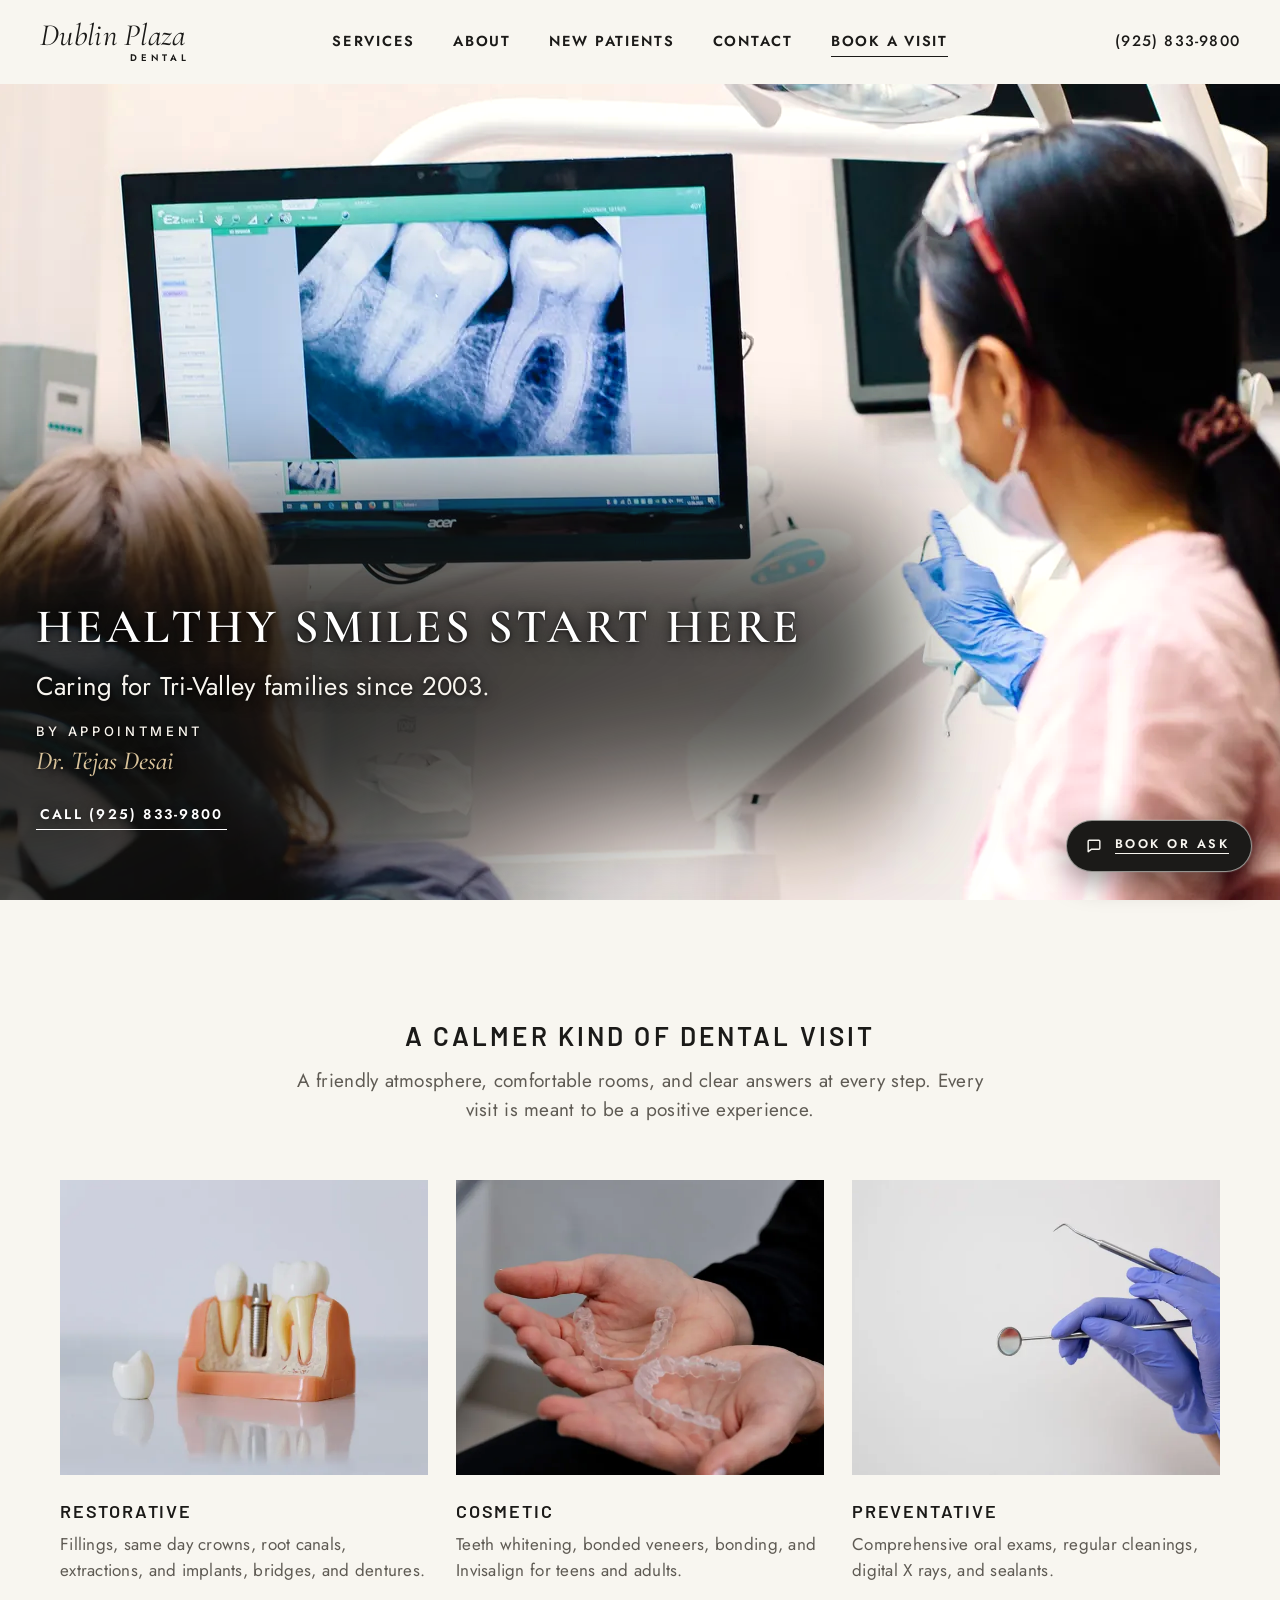
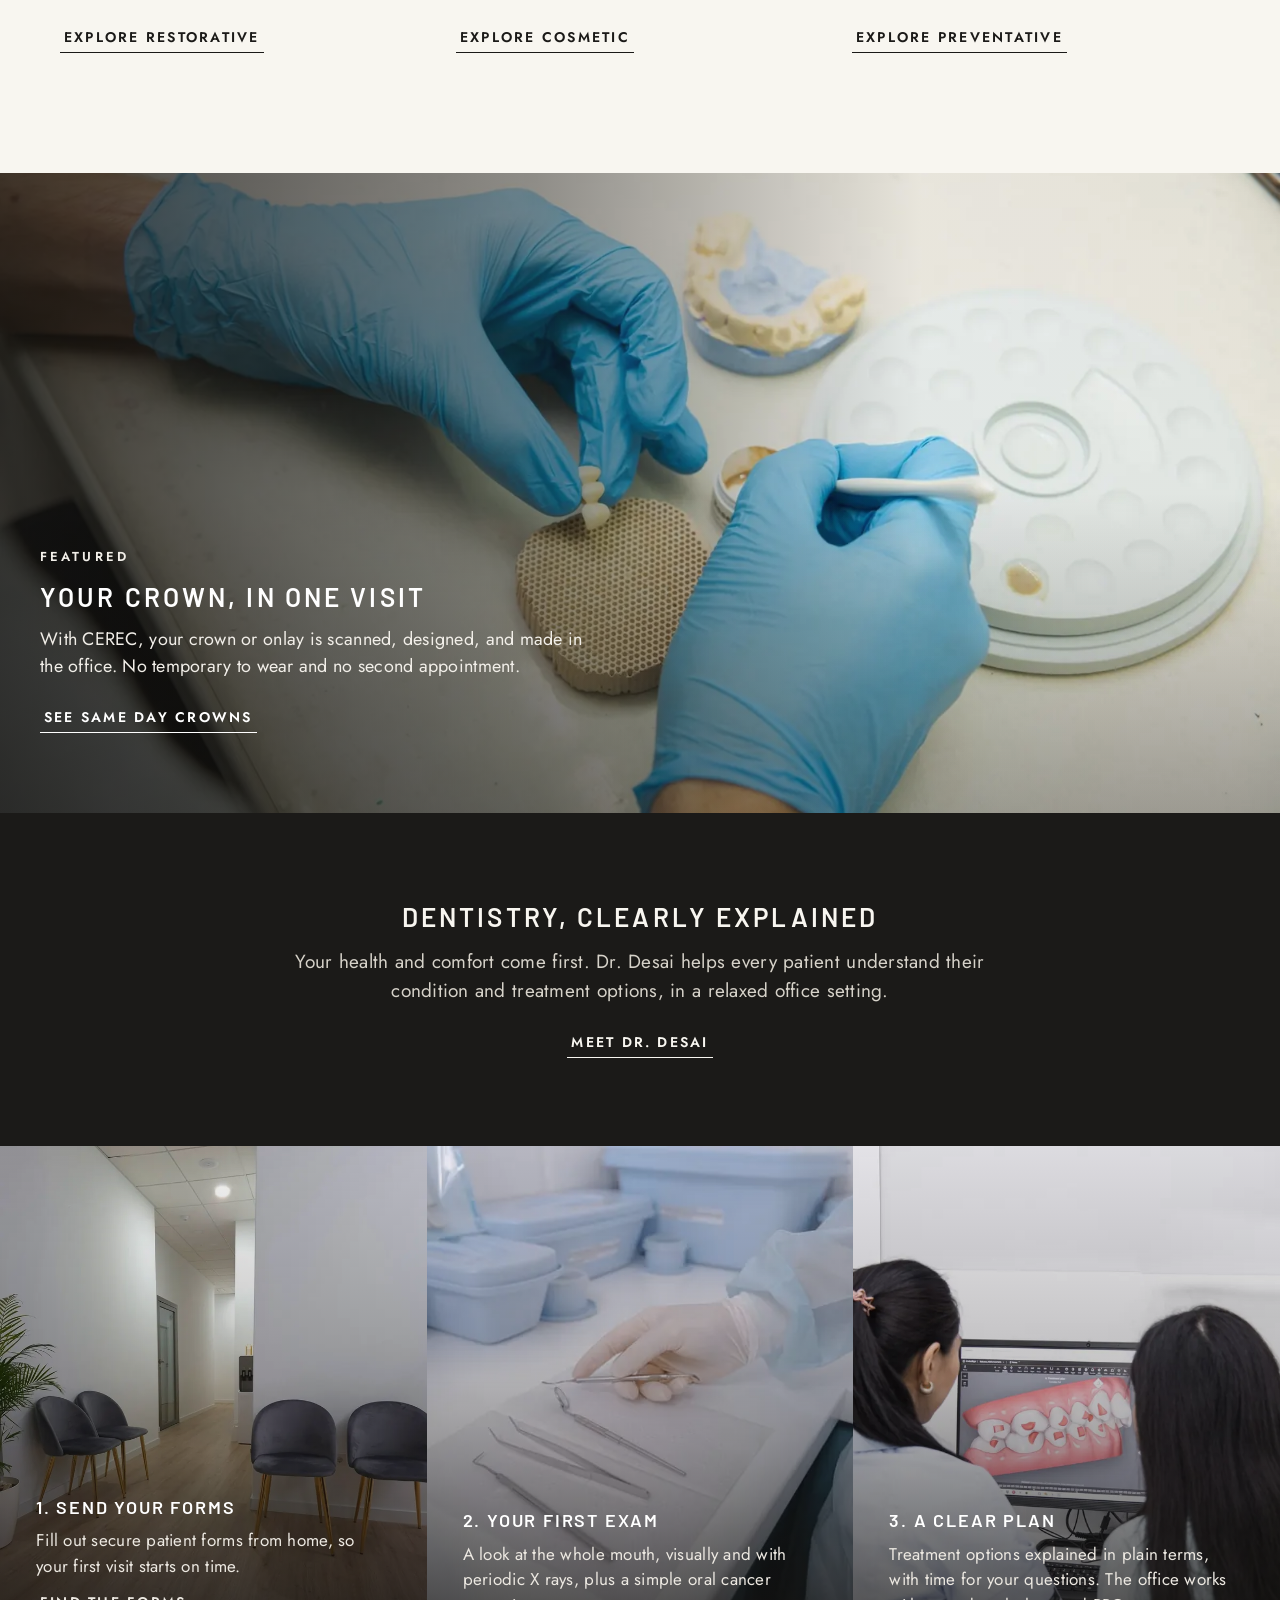
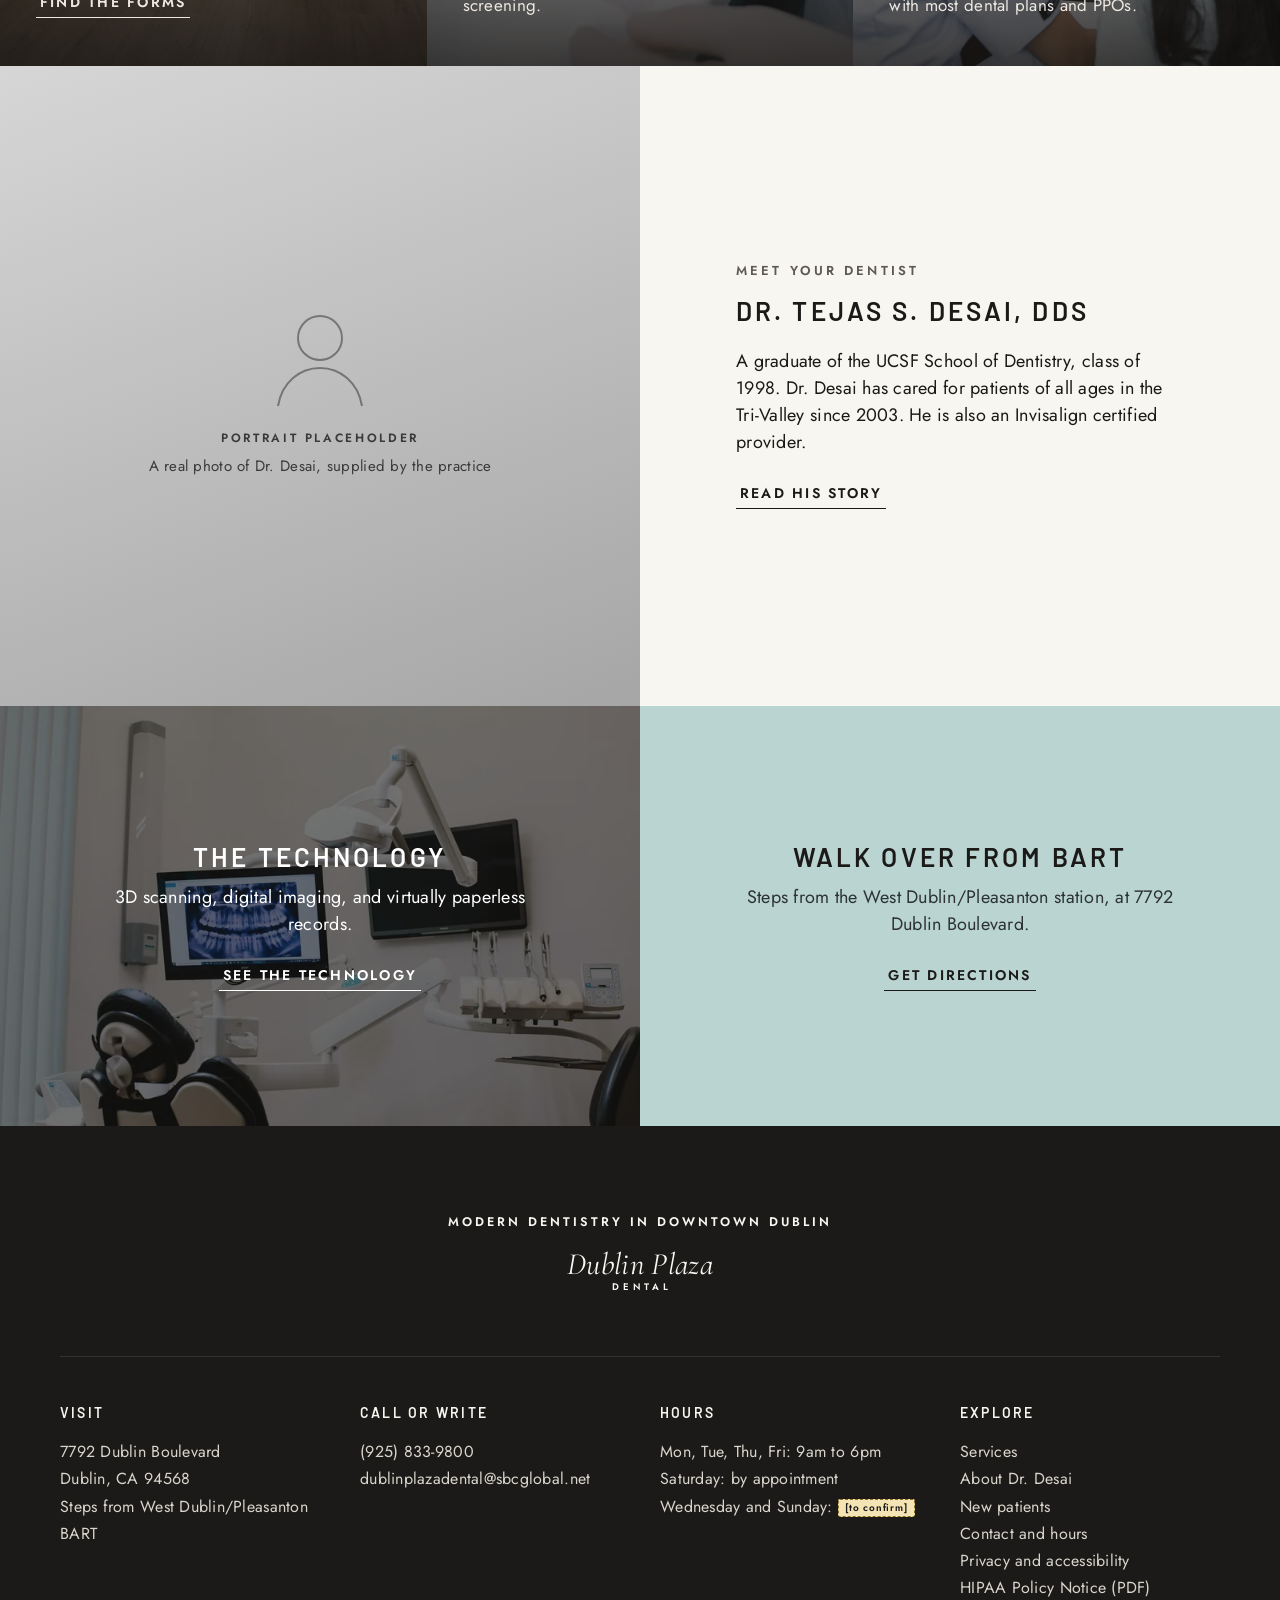
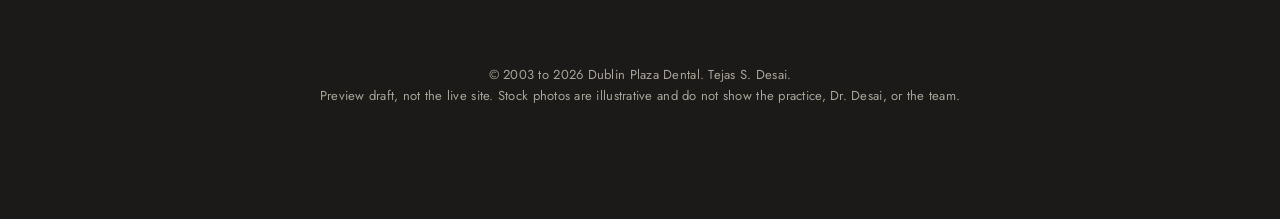
<file: index.html>
<!doctype html>
<html lang="en"><head><meta charset="utf-8"><meta name="viewport" content="width=device-width, initial-scale=1">
<title>Dublin Plaza Dental | Dr. Tejas S. Desai | Dentist in Dublin, CA</title>
<meta name="description" content="Restorative, cosmetic, and preventative dentistry from Dr. Tejas S. Desai, caring for Tri-Valley families in downtown Dublin since 2003.">
<meta name="robots" content="noindex, nofollow">
<link rel="canonical" href="https://agentiksystems.ai/dublinplazadental/">
<meta property="og:type" content="website"><meta property="og:site_name" content="Dublin Plaza Dental">
<meta property="og:title" content="Dublin Plaza Dental | Dr. Tejas S. Desai | Dentist in Dublin, CA"><meta property="og:description" content="Restorative, cosmetic, and preventative dentistry from Dr. Tejas S. Desai, caring for Tri-Valley families in downtown Dublin since 2003.">
<meta property="og:url" content="https://agentiksystems.ai/dublinplazadental/"><meta property="og:image" content="https://agentiksystems.ai/dublinplazadental/images/og-image.jpg">
<meta property="og:image:width" content="1200"><meta property="og:image:height" content="630">
<meta property="og:image:alt" content="A patient in a dental chair talking with a clinician in a treatment room"><meta name="twitter:card" content="summary_large_image">
<meta name="theme-color" content="#f8f6f0">
<link rel="icon" href="favicon.svg" type="image/svg+xml">
<link rel="preload" href="fonts/jost-latin.woff2" as="font" type="font/woff2" crossorigin>
<link rel="preload" href="fonts/cormorant-600-latin.woff2" as="font" type="font/woff2" crossorigin>
<link rel="preload" href="fonts/barlow-600-latin.woff2" as="font" type="font/woff2" crossorigin>
<link rel="stylesheet" href="styles.css"><link rel="stylesheet" href="chat.css">
<style>
/* v2: natural color, subtle left scrim only, focal crops so people stay in frame. */
.hero>img{filter:saturate(1.05) contrast(1.03) brightness(1.01)}
.hero::after{background:none}
.hero .tint{display:none}
.hero[data-hero=consult]>img{object-position:22% 42%}
.hero[data-hero=chair]>img{object-position:50% 48%}
.hero[data-hero=scan]>img{object-position:46% 50%}
.hero[data-hero=light]>img{object-position:42% 72%}
</style>
<script src="hero-rotate.js"></script>
<script type="application/ld+json">{"@context": "https://schema.org", "@type": "Dentist", "name": "Dublin Plaza Dental", "url": "https://www.desaidpd.com/", "telephone": "+1-925-833-9800", "email": "dublinplazadental@sbcglobal.net", "image": "https://agentiksystems.ai/dublinplazadental/images/og-image.jpg", "address": {"@type": "PostalAddress", "streetAddress": "7792 Dublin Boulevard", "addressLocality": "Dublin", "addressRegion": "CA", "postalCode": "94568", "addressCountry": "US"}, "openingHoursSpecification": [{"@type": "OpeningHoursSpecification", "dayOfWeek": ["Monday", "Tuesday", "Thursday", "Friday"], "opens": "09:00", "closes": "18:00"}], "foundingDate": "2003", "areaServed": "Tri-Valley, California", "employee": {"@type": "Person", "name": "Tejas S. Desai", "jobTitle": "Dentist", "alumniOf": {"@type": "CollegeOrUniversity", "name": "University of California, San Francisco School of Dentistry"}, "memberOf": {"@type": "Organization", "name": "American Dental Association"}}}</script>
</head><body>
<a class="skip" href="#main">Skip to main content</a>
<header class="hdr"><div class="wrap">
<a class="mark" href="index.html" aria-label="Dublin Plaza Dental, home"><span class="s">Dublin Plaza</span> <span class="d">Dental</span></a>
<button class="menu-btn" type="button" aria-expanded="false" aria-controls="site-nav"><span class="menu-lbl">Menu</span><span class="bars" aria-hidden="true"><i></i><i></i><i></i></span></button>
<nav class="nav" id="site-nav" aria-label="Main"><a href="services.html">Services</a><a href="about.html">About</a><a href="new-patients.html">New patients</a><a href="contact.html">Contact</a><a class="book" href="contact.html#request">Book a visit</a><a class="nav-tel" href="tel:+19258339800">Call (925) 833-9800</a></nav>
<a class="tel" href="tel:+19258339800">(925) 833-9800</a>
</div></header>
<main id="main">

<section class="hero" id="hero" aria-labelledby="hero-h">
<script>dpdWriteHero();</script>
<noscript><img src="images/hero-consult-1440.webp" alt="A patient in a dental chair talking with a clinician in a treatment room with wood hexagon tile" width="2880" height="1632"></noscript>
<div class="tint" aria-hidden="true"></div>
<div class="copy">
<h1 id="hero-h">Healthy smiles start here</h1>
<p class="sub">Caring for Tri-Valley families since 2003.</p>
<p class="sign">By appointment<strong>Dr. Tejas Desai</strong></p>
<div class="ctas"><a class="cta" href="tel:+19258339800">Call (925) 833-9800</a></div>
</div>
<!-- Homepage hero stills are credited in IMAGE-CREDITS.md. -->
</section>

<section class="sec center" aria-labelledby="intro-h"><div class="wrap">
<div class="head rv"><h2 id="intro-h">A calmer kind of dental visit</h2>
<p class="lede">A friendly atmosphere, comfortable rooms, and clear answers at every step. Every visit is meant to be a positive experience.</p></div>
<div class="tiles" style="text-align:left">
<article class="tile rv"><figure><img src="images/implant-model-800.webp" srcset="images/implant-model-800.webp 800w, images/implant-model-1600.webp 1600w" sizes="(max-width:640px) 100vw, (max-width:1024px) 50vw, 400px" width="1600" height="1067" alt="A dental implant model with a crown beside it on a light table" loading="lazy" decoding="async"></figure>
<h3>Restorative</h3><p>Fillings, same day crowns, root canals, extractions, and implants, bridges, and dentures.</p><a class="cta" href="restorative.html">Explore restorative</a></article>
<article class="tile rv d1"><figure><img src="images/clear-aligners-hands-800.webp" srcset="images/clear-aligners-hands-800.webp 800w, images/clear-aligners-hands-1600.webp 1600w" sizes="(max-width:640px) 100vw, (max-width:1024px) 50vw, 400px" width="1600" height="1067" alt="Open hands holding a pair of clear aligners" loading="lazy" decoding="async"></figure>
<h3>Cosmetic</h3><p>Teeth whitening, bonded veneers, bonding, and Invisalign for teens and adults.</p><a class="cta" href="cosmetic.html">Explore cosmetic</a></article>
<article class="tile rv d2"><figure><img src="images/mirror-and-explorer-800.webp" srcset="images/mirror-and-explorer-800.webp 800w, images/mirror-and-explorer-1600.webp 1600w" sizes="(max-width:640px) 100vw, (max-width:1024px) 50vw, 400px" width="1600" height="1067" alt="A gloved hand holding a dental mirror and explorer" loading="lazy" decoding="async"></figure>
<h3>Preventative</h3><p>Comprehensive oral exams, regular cleanings, digital X rays, and sealants.</p><a class="cta" href="preventative.html">Explore preventative</a></article>
</div></div></section>

<section class="panel" aria-labelledby="crown-h">
<img src="images/hands-shaping-restoration-800.webp" srcset="images/hands-shaping-restoration-800.webp 800w, images/hands-shaping-restoration-1600.webp 1600w" sizes="100vw" width="1600" height="1066" alt="Gloved hands shaping a dental restoration at a bright workbench" loading="lazy" decoding="async">
<div class="copy rv"><p class="eyebrow">Featured</p><h2 id="crown-h">Your crown, in one visit</h2>
<p>With CEREC, your crown or onlay is scanned, designed, and made in the office. No temporary to wear and no second appointment.</p>
<div class="ctas"><a class="cta" href="restorative.html#crowns">See same day crowns</a></div></div>
</section>

<section class="sec tight dark center" aria-labelledby="explain-h"><div class="wrap rv">
<h2 id="explain-h">Dentistry, clearly explained</h2>
<p class="lede">Your health and comfort come first. Dr. Desai helps every patient understand their condition and treatment options, in a relaxed office setting.</p>
<div class="ctas"><a class="cta" href="about.html">Meet Dr. Desai</a></div>
</div></section>

<section class="steps" aria-label="Your first visit">
<div class="step"><img src="images/calm-waiting-area-800.webp" srcset="images/calm-waiting-area-800.webp 800w, images/calm-waiting-area-1600.webp 1350w" sizes="(max-width:1024px) 100vw, 34vw" width="1350" height="1800" alt="A quiet hallway with upholstered chairs and a wood floor" loading="lazy" decoding="async"><div class="copy rv"><h3>1. Send your forms</h3><p>Fill out secure patient forms from home, so your first visit starts on time.</p><p><a class="cta" href="new-patients.html#forms">Find the forms</a></p></div></div>
<div class="step"><img src="images/gloved-hands-instruments-800.webp" srcset="images/gloved-hands-instruments-800.webp 800w, images/gloved-hands-instruments-1600.webp 1600w" sizes="(max-width:1024px) 100vw, 34vw" width="1600" height="1067" alt="Gloved hands setting out sterile dental instruments on a tray" loading="lazy" decoding="async"><div class="copy rv d1"><h3>2. Your first exam</h3><p>A look at the whole mouth, visually and with periodic X rays, plus a simple oral cancer screening.</p></div></div>
<div class="step"><img src="images/consult-3d-scan-screen-800.webp" srcset="images/consult-3d-scan-screen-800.webp 800w, images/consult-3d-scan-screen-1600.webp 1600w" sizes="(max-width:1024px) 100vw, 34vw" width="1600" height="1600" alt="A clinician and a patient reviewing a 3D scan of teeth on a monitor" loading="lazy" decoding="async"><div class="copy rv d2"><h3>3. A clear plan</h3><p>Treatment options explained in plain terms, with time for your questions. The office works with most dental plans and PPOs.</p></div></div>
</section>

<section class="split" aria-labelledby="dr-h">
<div class="portrait" role="img" aria-label="Placeholder for a portrait of Dr. Desai"><div class="ph">
<svg viewBox="0 0 120 120" aria-hidden="true"><circle cx="60" cy="44" r="22" fill="none" stroke="currentColor" stroke-width="2"/><path d="M18 112c4-24 22-38 42-38s38 14 42 38" fill="none" stroke="currentColor" stroke-width="2"/></svg>
<b>Portrait placeholder</b><span>A real photo of Dr. Desai, supplied by the practice</span></div></div>
<div class="txt rv"><p class="eyebrow">Meet your dentist</p><h2 id="dr-h">Dr. Tejas S. Desai, DDS</h2>
<p style="margin-top:22px">A graduate of the UCSF School of Dentistry, class of 1998. Dr. Desai has cared for patients of all ages in the Tri‑Valley since 2003. He is also an Invisalign certified provider.</p>
<div class="ctas"><a class="cta" href="about.html">Read his story</a></div></div>
</section>

<section class="duo" aria-label="Technology and directions">
<div class="img"><img src="images/digital-xray-operatory-800.webp" srcset="images/digital-xray-operatory-800.webp 800w, images/digital-xray-operatory-1600.webp 1600w" sizes="(max-width:1024px) 100vw, 50vw" width="1600" height="1067" alt="A treatment room with a monitor showing a digital X ray" loading="lazy" decoding="async"><div class="in rv"><h2>The technology</h2><p>3D scanning, digital imaging, and virtually paperless records.</p><div class="ctas" style="justify-content:center"><a class="cta" href="about.html#technology">See the technology</a></div></div></div>
<div class="mistbg"><div class="rv"><h2>Walk over from BART</h2><p>Steps from the West Dublin/Pleasanton station, at 7792 Dublin Boulevard.</p><div class="ctas" style="justify-content:center"><a class="cta" href="contact.html#directions">Get directions</a></div></div></div>
</section>

</main>
<footer class="ftr"><div class="wrap">
<div class="top"><p class="tag">Modern dentistry in downtown Dublin</p><a class="mark" href="index.html" aria-label="Dublin Plaza Dental, home"><span class="s">Dublin Plaza</span> <span class="d">Dental</span></a></div>
<div class="grid">
<div><h2 class="h3">Visit</h2><address><p>7792 Dublin Boulevard<br>Dublin, CA 94568<br>Steps from West Dublin/Pleasanton BART</p></address></div>
<div><h2 class="h3">Call or write</h2><p><a href="tel:+19258339800">(925) 833-9800</a><br><a href="mailto:dublinplazadental@sbcglobal.net">dublinplazadental@sbcglobal.net</a></p></div>
<div><h2 class="h3">Hours</h2><p>Mon, Tue, Thu, Fri: 9am to 6pm<br>Saturday: by appointment<br>Wednesday and Sunday: <span class="tbc">[to confirm]</span></p></div>
<div><h2 class="h3">Explore</h2><ul><li><a href="services.html">Services</a></li><li><a href="about.html">About Dr. Desai</a></li><li><a href="new-patients.html">New patients</a></li><li><a href="contact.html">Contact and hours</a></li><li><a href="privacy.html">Privacy and accessibility</a></li><li><a href="https://www.desaidpd.com/documents/HIPAA_Policy.pdf" rel="noopener">HIPAA Policy Notice (PDF)</a></li></ul></div>
</div>
<p class="base">&copy; 2003 to 2026 Dublin Plaza Dental. Tejas S. Desai.<br>Preview draft, not the live site. Stock photos are illustrative and do not show the practice, Dr. Desai, or the team.</p>
</div></footer>
<script src="main.js" defer></script>
<script src="chat.js" defer></script>
</body></html>
</file>
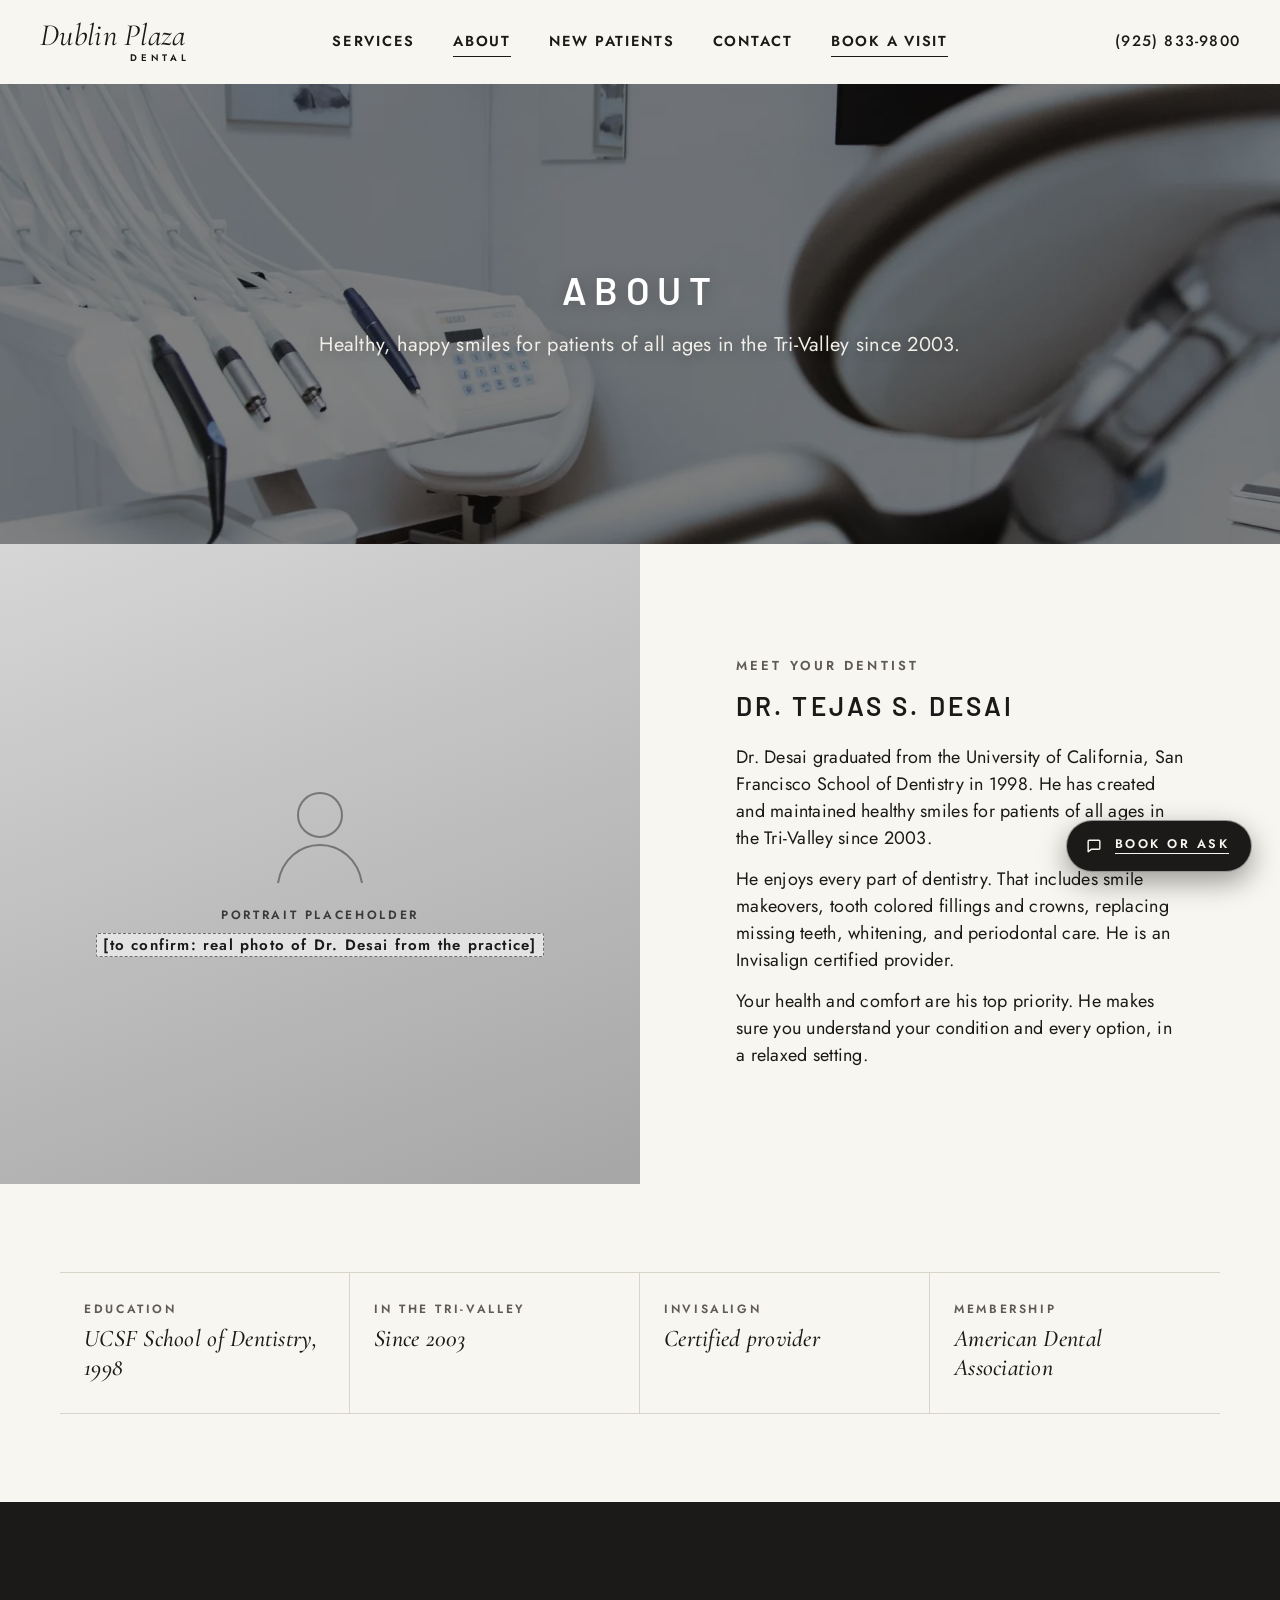
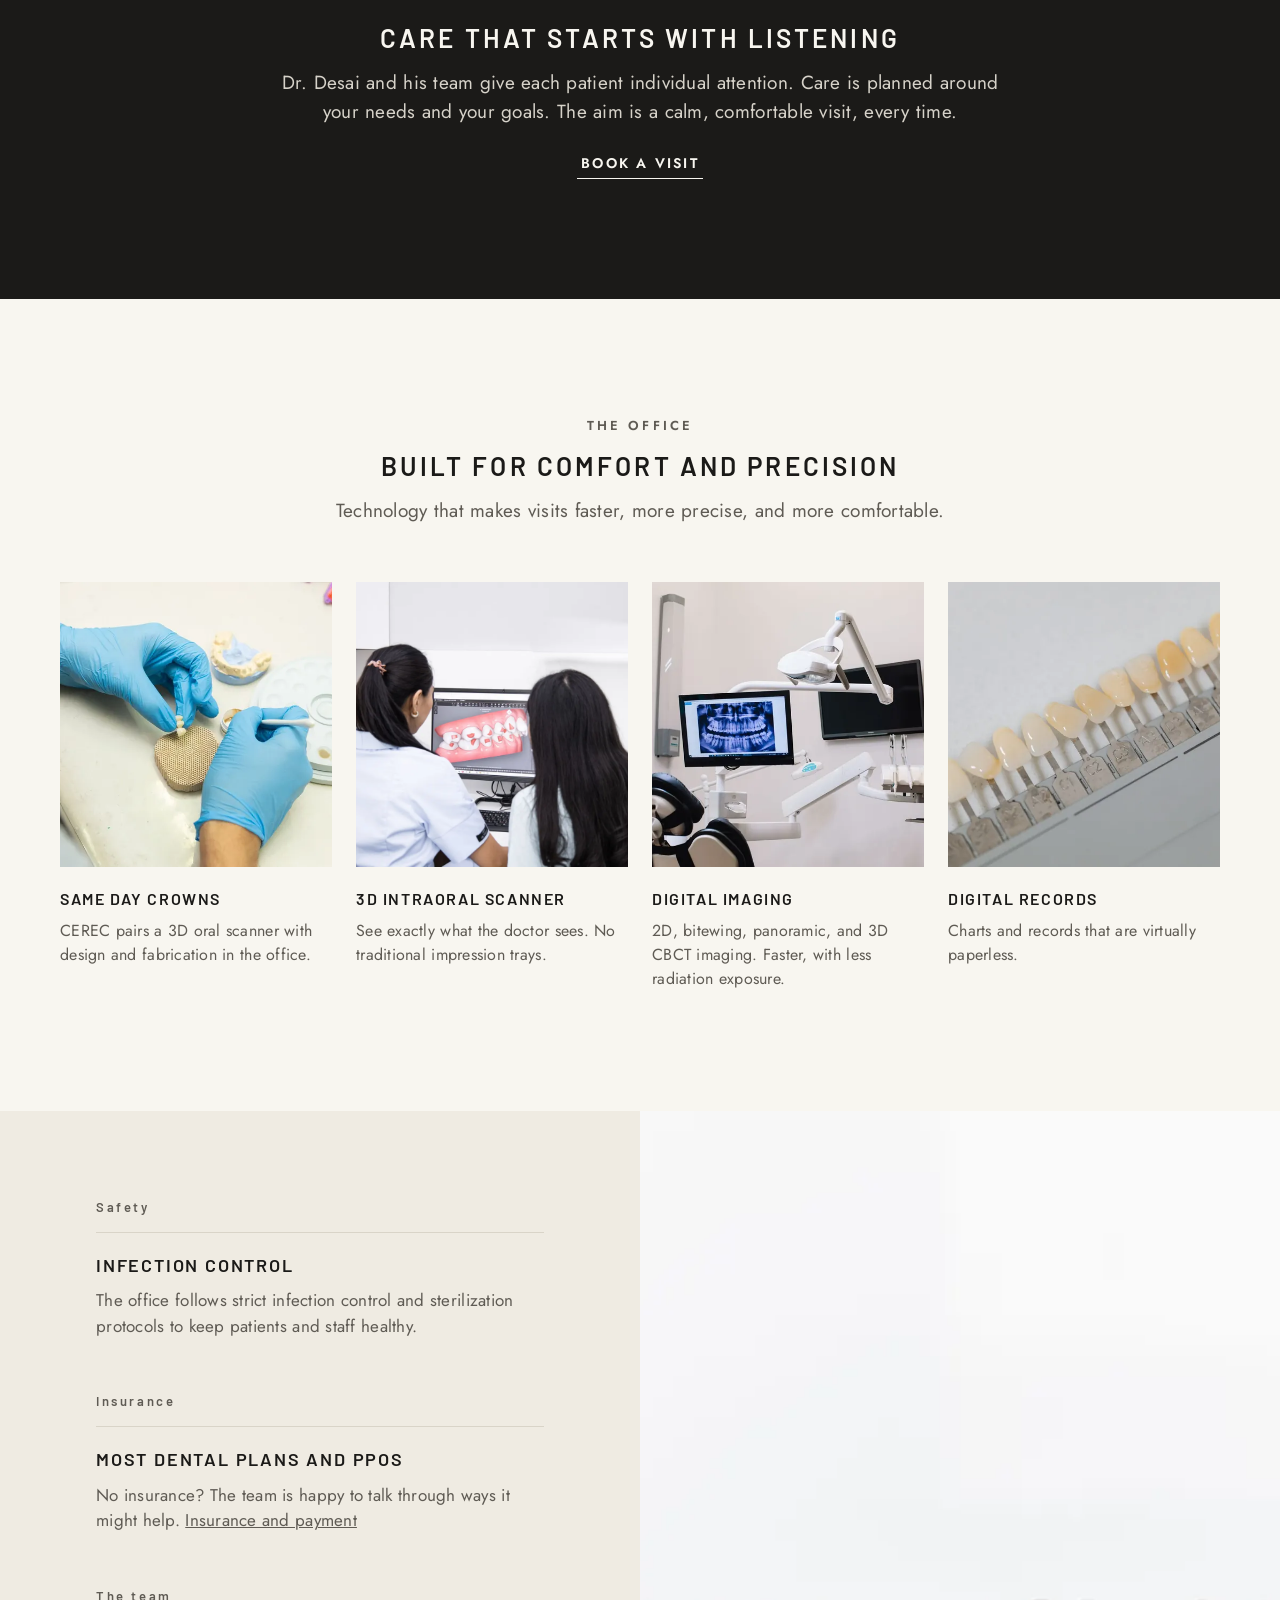
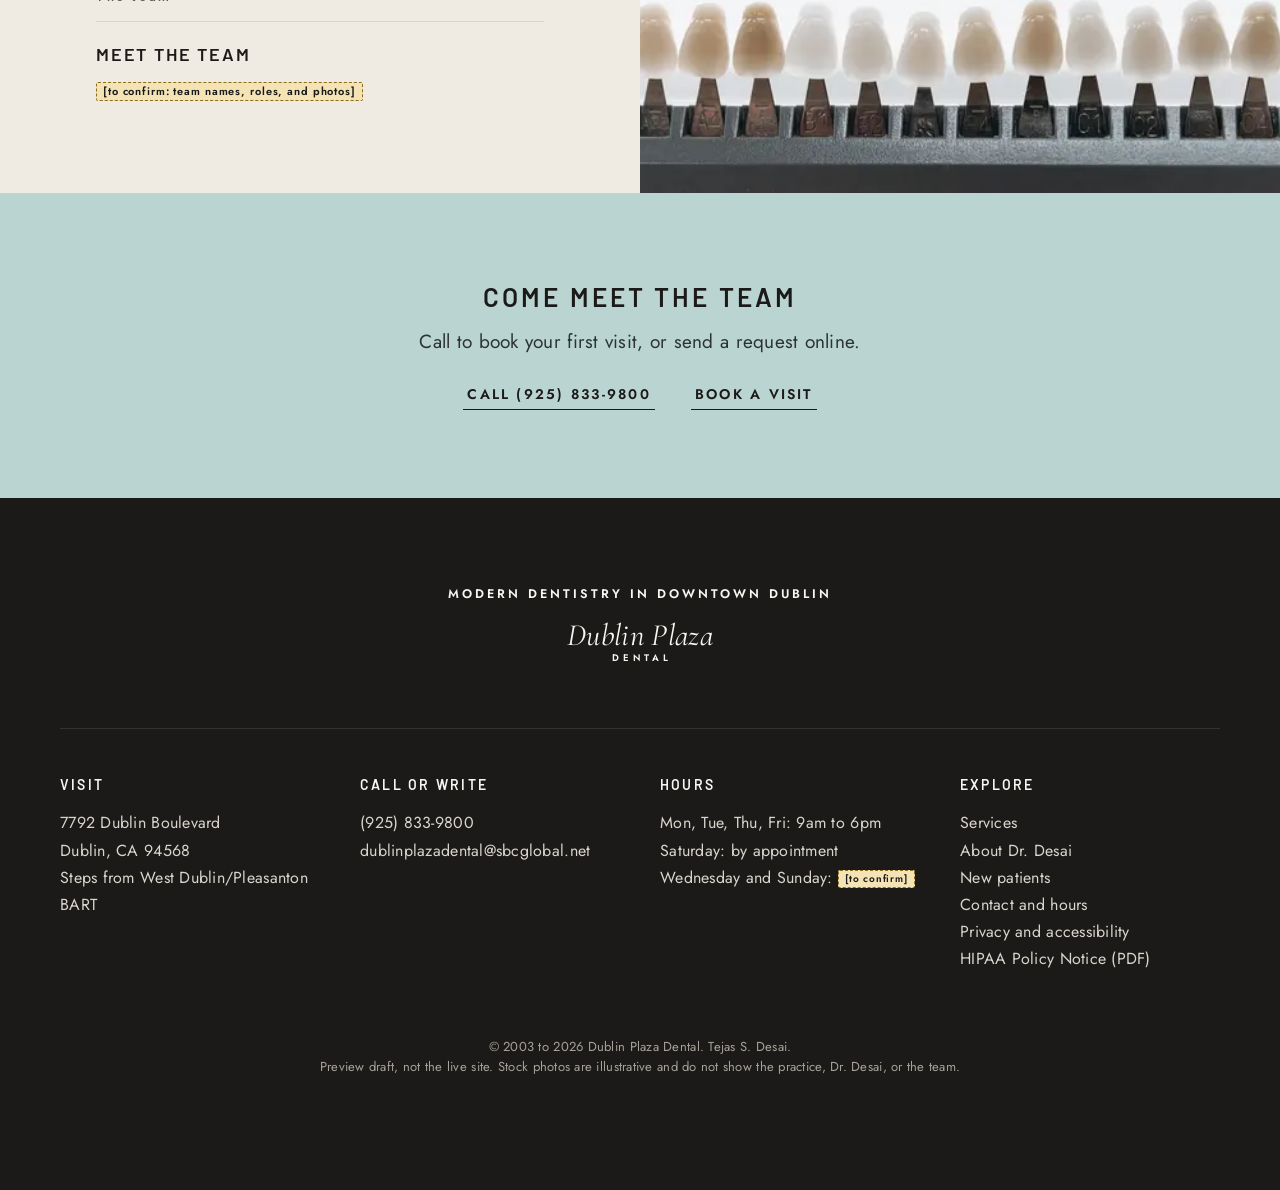
<file: about.html>
<!doctype html>
<html lang="en"><head><meta charset="utf-8"><meta name="viewport" content="width=device-width, initial-scale=1">
<title>About Dr. Tejas S. Desai | Dublin Plaza Dental, Dublin, CA</title>
<meta name="description" content="Dr. Tejas S. Desai, UCSF School of Dentistry class of 1998, has cared for patients of all ages in the Tri-Valley since 2003.">
<meta name="robots" content="noindex, nofollow">
<link rel="canonical" href="https://agentiksystems.ai/dublinplazadental/about.html">
<meta property="og:type" content="website"><meta property="og:site_name" content="Dublin Plaza Dental">
<meta property="og:title" content="About Dr. Tejas S. Desai | Dublin Plaza Dental, Dublin, CA"><meta property="og:description" content="Dr. Tejas S. Desai, UCSF School of Dentistry class of 1998, has cared for patients of all ages in the Tri-Valley since 2003.">
<meta property="og:url" content="https://agentiksystems.ai/dublinplazadental/about.html"><meta property="og:image" content="https://agentiksystems.ai/dublinplazadental/images/og-image.jpg">
<meta property="og:image:width" content="1200"><meta property="og:image:height" content="630">
<meta property="og:image:alt" content="A patient in a dental chair talking with a clinician in a treatment room"><meta name="twitter:card" content="summary_large_image">
<meta name="theme-color" content="#f8f6f0">
<link rel="icon" href="favicon.svg" type="image/svg+xml">
<link rel="preload" href="fonts/jost-latin.woff2" as="font" type="font/woff2" crossorigin>
<link rel="preload" href="fonts/barlow-600-latin.woff2" as="font" type="font/woff2" crossorigin>
<link rel="stylesheet" href="styles.css"><link rel="stylesheet" href="chat.css">

</head><body>
<a class="skip" href="#main">Skip to main content</a>
<header class="hdr"><div class="wrap">
<a class="mark" href="index.html" aria-label="Dublin Plaza Dental, home"><span class="s">Dublin Plaza</span> <span class="d">Dental</span></a>
<button class="menu-btn" type="button" aria-expanded="false" aria-controls="site-nav"><span class="menu-lbl">Menu</span><span class="bars" aria-hidden="true"><i></i><i></i><i></i></span></button>
<nav class="nav" id="site-nav" aria-label="Main"><a href="services.html">Services</a><a href="about.html" aria-current="page">About</a><a href="new-patients.html">New patients</a><a href="contact.html">Contact</a><a class="book" href="contact.html#request">Book a visit</a><a class="nav-tel" href="tel:+19258339800">Call (925) 833-9800</a></nav>
<a class="tel" href="tel:+19258339800">(925) 833-9800</a>
</div></header>
<main id="main">
<section class="banner" aria-labelledby="pg-h"><img src="images/bright-operatory-empty-800.webp" srcset="images/bright-operatory-empty-800.webp 800w, images/bright-operatory-empty-1600.webp 1600w" sizes="100vw" width="1600" height="1067" alt="A bright, empty treatment room with a dental chair and instruments" fetchpriority="high">
<div class="in"><h1 id="pg-h">About</h1><p>Healthy, happy smiles for patients of all ages in the Tri-Valley since 2003.</p></div></section>
<section class="split" aria-labelledby="bio-h">
<div class="portrait" role="img" aria-label="Placeholder for a portrait of Dr. Desai"><div class="ph">
<svg viewBox="0 0 120 120" aria-hidden="true"><circle cx="60" cy="44" r="22" fill="none" stroke="currentColor" stroke-width="2"/><path d="M18 112c4-24 22-38 42-38s38 14 42 38" fill="none" stroke="currentColor" stroke-width="2"/></svg>
<b>Portrait placeholder</b><span><span class="tbc" title="real photo of Dr. Desai from the practice">[to confirm: real photo of Dr. Desai from the practice]</span></span></div></div>
<div class="txt rv"><p class="eyebrow">Meet your dentist</p><h2 id="bio-h">Dr. Tejas S. Desai</h2>
<p style="margin-top:22px">Dr. Desai graduated from the University of California, San Francisco School of Dentistry in 1998. He has created and maintained healthy smiles for patients of all ages in the Tri-Valley since 2003.</p>
<p>He enjoys every part of dentistry. That includes smile makeovers, tooth colored fillings and crowns, replacing missing teeth, whitening, and periodontal care. He is an Invisalign certified provider.</p>
<p>Your health and comfort are his top priority. He makes sure you understand your condition and every option, in a relaxed setting.</p>
</div></section>
<section class="sec tight" aria-label="Credentials"><div class="wrap"><div class="credline rv">
<div><b>Education</b><span>UCSF School of Dentistry, 1998</span></div>
<div><b>In the Tri-Valley</b><span>Since 2003</span></div>
<div><b>Invisalign</b><span>Certified provider</span></div>
<div><b>Membership</b><span>American Dental Association</span></div>
</div></div></section>
<section class="sec dark center" aria-labelledby="listen-h"><div class="wrap rv">
<h2 id="listen-h">Care that starts with listening</h2>
<p class="lede">Dr. Desai and his team give each patient individual attention. Care is planned around your needs and your goals. The aim is a calm, comfortable visit, every time.</p>
<div class="ctas"><a class="cta" href="contact.html#request">Book a visit</a></div>
</div></section>
<section class="sec" id="technology" aria-labelledby="t-h"><div class="wrap">
<div class="head center rv"><p class="eyebrow">The office</p><h2 id="t-h">Built for comfort and precision</h2>
<p class="lede">Technology that makes visits faster, more precise, and more comfortable.</p></div>
<div class="tech">
<article class="rv"><figure><img src="images/hands-shaping-restoration-800.webp" srcset="images/hands-shaping-restoration-800.webp 800w, images/hands-shaping-restoration-1600.webp 1600w" sizes="(max-width:640px) 100vw, (max-width:1024px) 50vw, 290px" width="1600" height="1066" alt="Gloved hands shaping a dental restoration at a bright workbench" loading="lazy" decoding="async"></figure>
<h3>Same day crowns</h3><p>CEREC pairs a 3D oral scanner with design and fabrication in the office.</p></article>
<article class="rv d1"><figure><img src="images/consult-3d-scan-screen-800.webp" srcset="images/consult-3d-scan-screen-800.webp 800w, images/consult-3d-scan-screen-1600.webp 1600w" sizes="(max-width:640px) 100vw, (max-width:1024px) 50vw, 290px" width="1600" height="1600" alt="A clinician and a patient reviewing a 3D scan of teeth on a monitor" loading="lazy" decoding="async"></figure>
<h3>3D intraoral scanner</h3><p>See exactly what the doctor sees. No traditional impression trays.</p></article>
<article class="rv d2"><figure><img src="images/digital-xray-operatory-800.webp" srcset="images/digital-xray-operatory-800.webp 800w, images/digital-xray-operatory-1600.webp 1600w" sizes="(max-width:640px) 100vw, (max-width:1024px) 50vw, 290px" width="1600" height="1067" alt="A treatment room with a monitor showing a digital X ray" loading="lazy" decoding="async"></figure>
<h3>Digital imaging</h3><p>2D, bitewing, panoramic, and 3D CBCT imaging. Faster, with less radiation exposure.</p></article>
<article class="rv"><figure><img src="images/shade-guide-close-800.webp" srcset="images/shade-guide-close-800.webp 800w, images/shade-guide-close-1600.webp 1600w" sizes="(max-width:640px) 100vw, (max-width:1024px) 50vw, 290px" width="1600" height="1067" alt="A row of porcelain shade samples on a light surface" loading="lazy" decoding="async"></figure>
<h3>Digital records</h3><p>Charts and records that are virtually paperless.</p></article>
</div></div></section>
<section class="split rev" aria-labelledby="care-h">
<div class="media"><img src="images/shade-rack-wide-800.webp" srcset="images/shade-rack-wide-800.webp 800w, images/shade-rack-wide-1600.webp 1600w" sizes="(max-width:1024px) 100vw, 50vw" width="1600" height="1068" alt="A row of porcelain veneer shade samples on a white rack" loading="lazy" decoding="async"></div>
<div class="txt alt"><div class="cols" style="gap:56px">
<div class="col rv"><span class="n">Safety</span><h3 id="care-h">Infection control</h3><p>The office follows strict infection control and sterilization protocols to keep patients and staff healthy.</p></div>
<div class="col rv d1"><span class="n">Insurance</span><h3>Most dental plans and PPOs</h3><p>No insurance? The team is happy to talk through ways it might help. <a href="new-patients.html#insurance">Insurance and payment</a></p></div>
<div class="col rv d2"><span class="n">The team</span><h3>Meet the team</h3><p><span class="tbc" title="team names, roles, and photos">[to confirm: team names, roles, and photos]</span></p></div>
</div></div></section>
<section class="sec tight mistbg center" aria-labelledby="band-h"><div class="wrap rv">
<h2 id="band-h">Come meet the team</h2><p class="lede" style="color:#2c3332">Call to book your first visit, or send a request online.</p><div class="ctas"><a class="cta" href="tel:+19258339800">Call (925) 833-9800</a><a class="cta" href="contact.html#request">Book a visit</a></div></div></section>
</main>
<footer class="ftr"><div class="wrap">
<div class="top"><p class="tag">Modern dentistry in downtown Dublin</p><a class="mark" href="index.html" aria-label="Dublin Plaza Dental, home"><span class="s">Dublin Plaza</span> <span class="d">Dental</span></a></div>
<div class="grid">
<div><h2 class="h3">Visit</h2><address><p>7792 Dublin Boulevard<br>Dublin, CA 94568<br>Steps from West Dublin/Pleasanton BART</p></address></div>
<div><h2 class="h3">Call or write</h2><p><a href="tel:+19258339800">(925) 833-9800</a><br><a href="mailto:dublinplazadental@sbcglobal.net">dublinplazadental@sbcglobal.net</a></p></div>
<div><h2 class="h3">Hours</h2><p>Mon, Tue, Thu, Fri: 9am to 6pm<br>Saturday: by appointment<br>Wednesday and Sunday: <span class="tbc">[to confirm]</span></p></div>
<div><h2 class="h3">Explore</h2><ul><li><a href="services.html">Services</a></li><li><a href="about.html">About Dr. Desai</a></li><li><a href="new-patients.html">New patients</a></li><li><a href="contact.html">Contact and hours</a></li><li><a href="privacy.html">Privacy and accessibility</a></li><li><a href="https://www.desaidpd.com/documents/HIPAA_Policy.pdf" rel="noopener">HIPAA Policy Notice (PDF)</a></li></ul></div>
</div>
<p class="base">&copy; 2003 to 2026 Dublin Plaza Dental. Tejas S. Desai.<br>Preview draft, not the live site. Stock photos are illustrative and do not show the practice, Dr. Desai, or the team.</p>
</div></footer>
<script src="main.js" defer></script>
<script src="chat.js" defer></script>
</body></html>
</file>
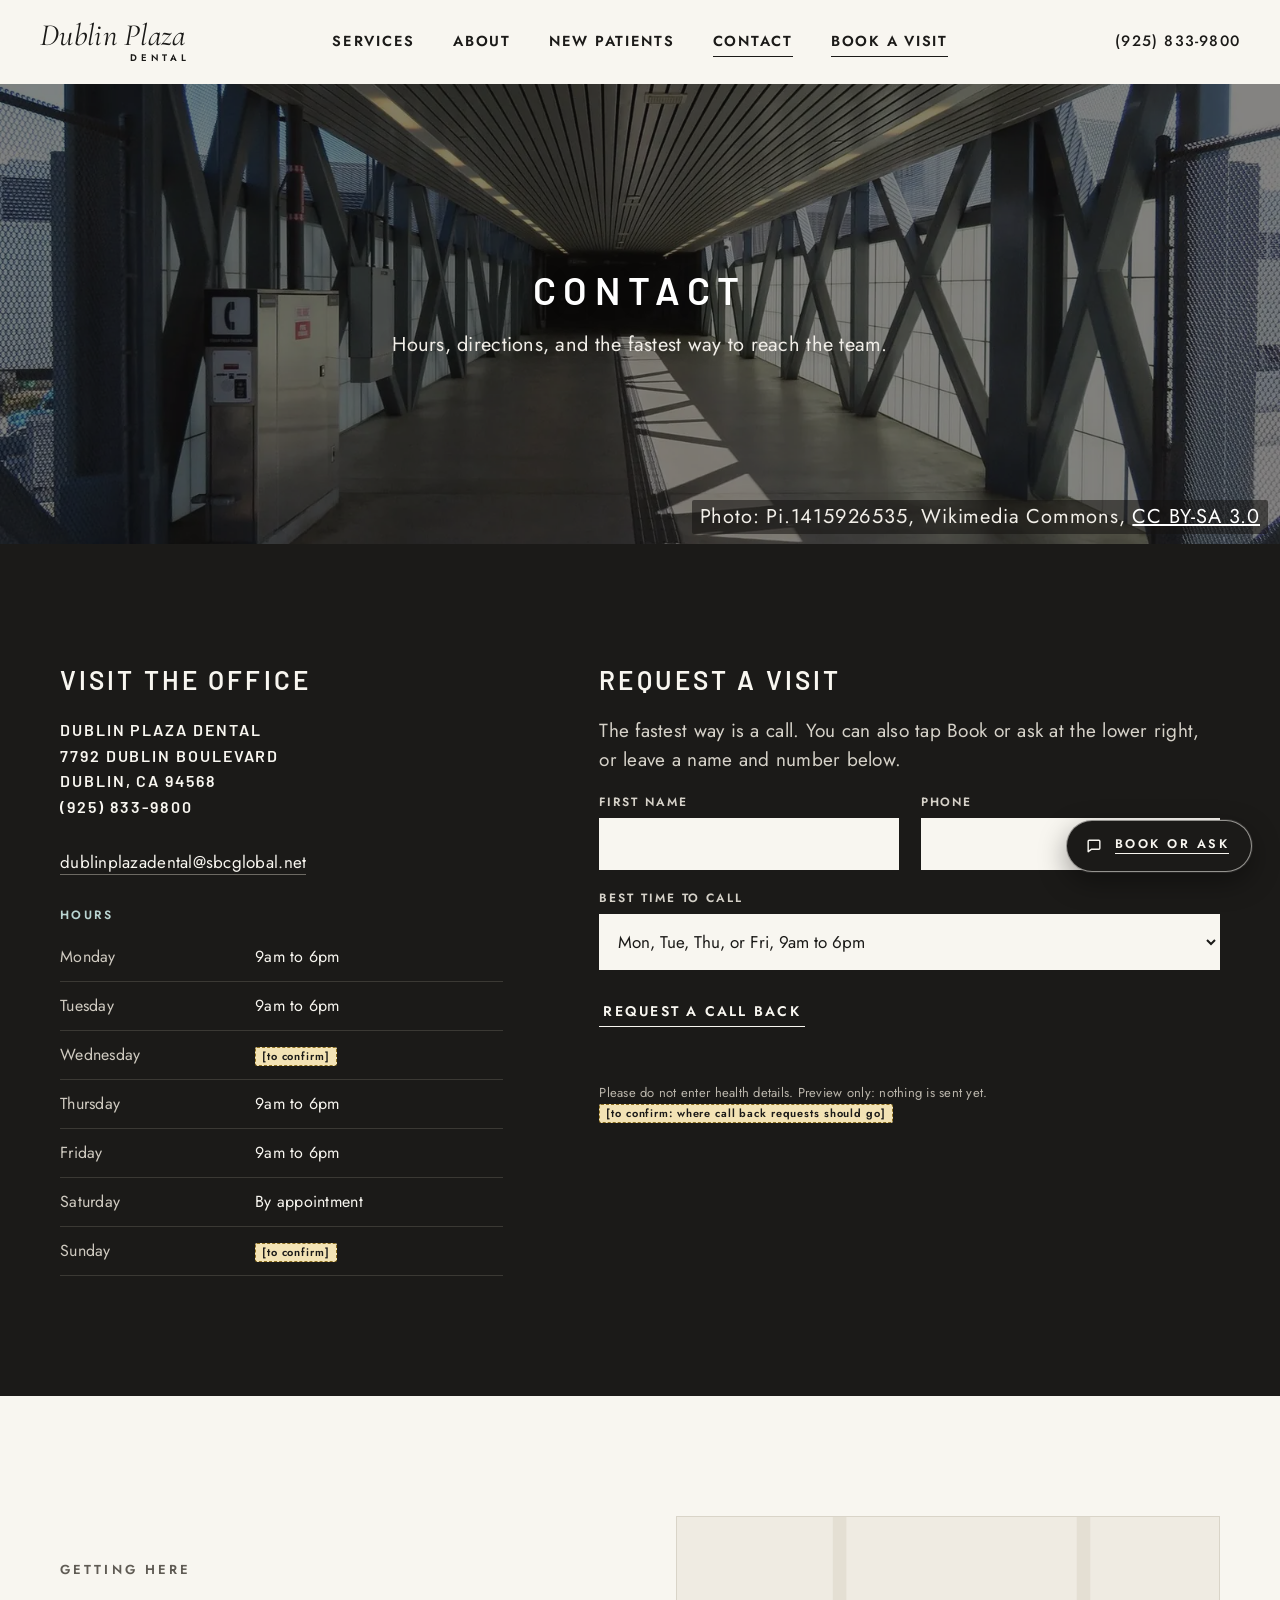
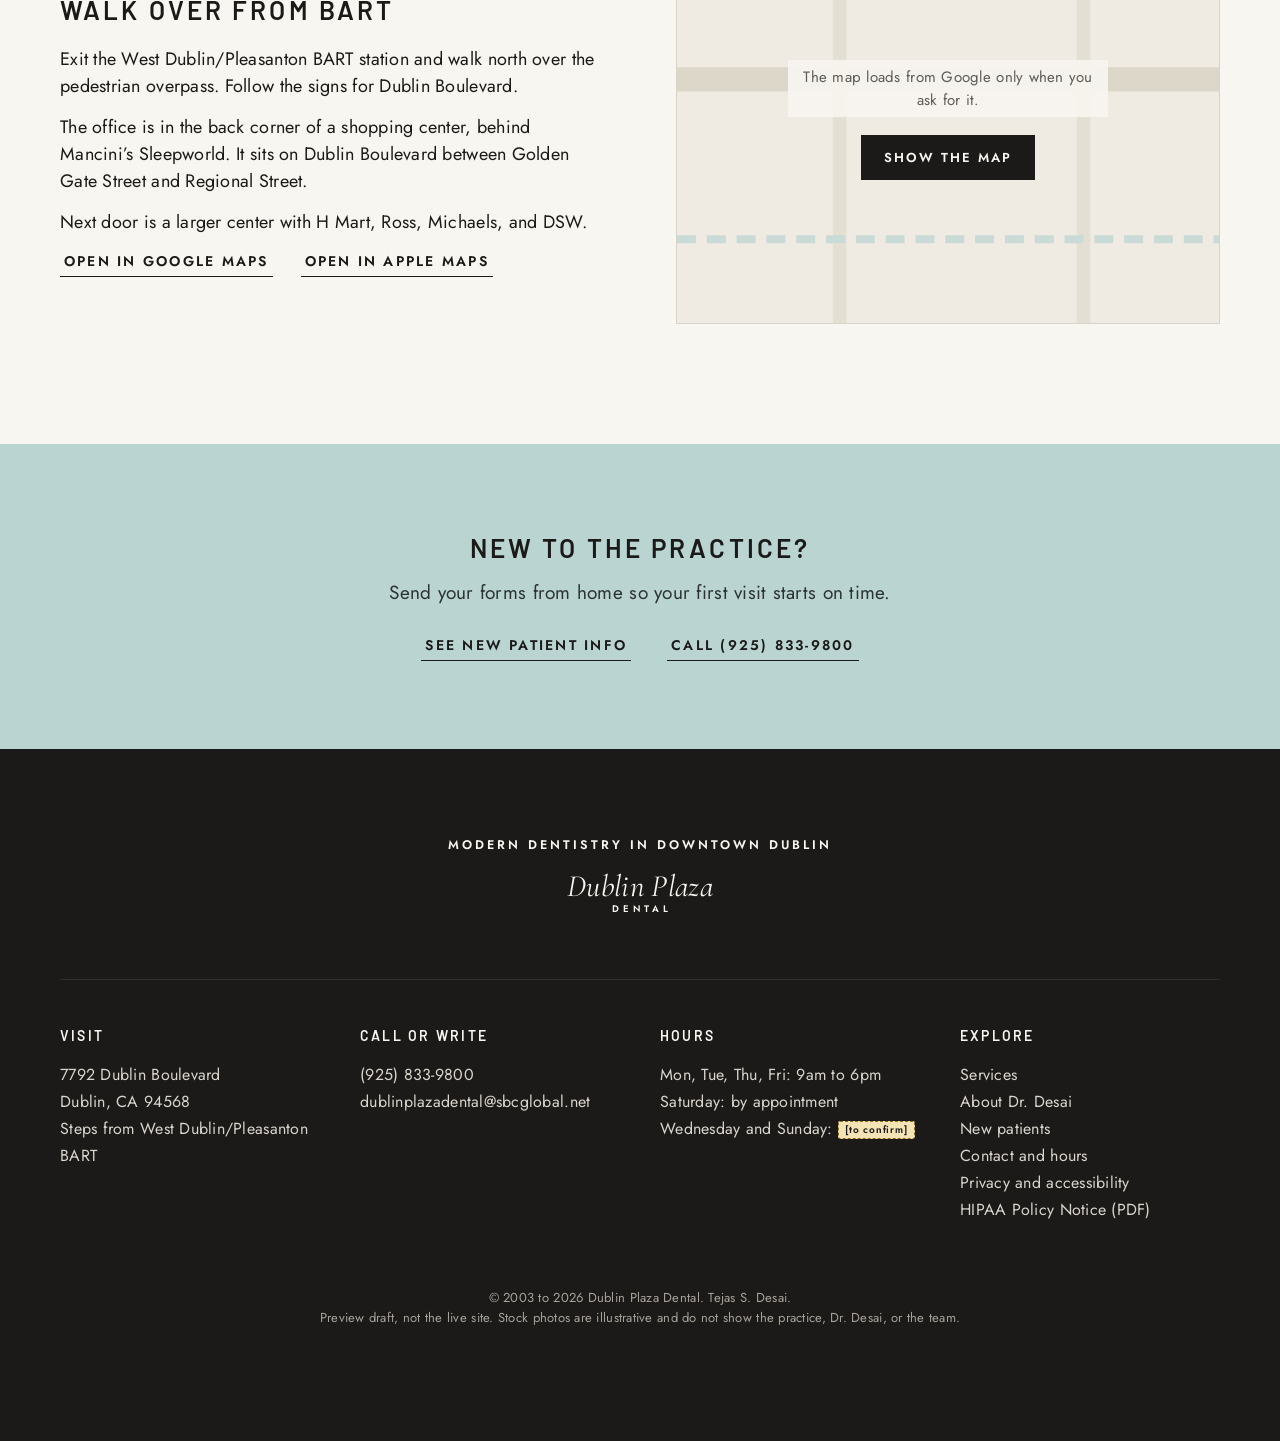
<file: contact.html>
<!doctype html>
<html lang="en"><head><meta charset="utf-8"><meta name="viewport" content="width=device-width, initial-scale=1">
<title>Contact and Hours | Dublin Plaza Dental, 7792 Dublin Blvd, Dublin, CA</title>
<meta name="description" content="Call (925) 833-9800. Dublin Plaza Dental is at 7792 Dublin Boulevard, Dublin, CA 94568, steps from West Dublin/Pleasanton BART.">
<meta name="robots" content="noindex, nofollow">
<link rel="canonical" href="https://agentiksystems.ai/dublinplazadental/contact.html">
<meta property="og:type" content="website"><meta property="og:site_name" content="Dublin Plaza Dental">
<meta property="og:title" content="Contact and Hours | Dublin Plaza Dental, 7792 Dublin Blvd, Dublin, CA"><meta property="og:description" content="Call (925) 833-9800. Dublin Plaza Dental is at 7792 Dublin Boulevard, Dublin, CA 94568, steps from West Dublin/Pleasanton BART.">
<meta property="og:url" content="https://agentiksystems.ai/dublinplazadental/contact.html"><meta property="og:image" content="https://agentiksystems.ai/dublinplazadental/images/og-image.jpg">
<meta property="og:image:width" content="1200"><meta property="og:image:height" content="630">
<meta property="og:image:alt" content="A patient in a dental chair talking with a clinician in a treatment room"><meta name="twitter:card" content="summary_large_image">
<meta name="theme-color" content="#f8f6f0">
<link rel="icon" href="favicon.svg" type="image/svg+xml">
<link rel="preload" href="fonts/jost-latin.woff2" as="font" type="font/woff2" crossorigin>
<link rel="preload" href="fonts/barlow-600-latin.woff2" as="font" type="font/woff2" crossorigin>
<link rel="stylesheet" href="styles.css"><link rel="stylesheet" href="chat.css">
<script type="application/ld+json">{"@context": "https://schema.org", "@type": "Dentist", "name": "Dublin Plaza Dental", "url": "https://www.desaidpd.com/", "telephone": "+1-925-833-9800", "email": "dublinplazadental@sbcglobal.net", "image": "https://agentiksystems.ai/dublinplazadental/images/og-image.jpg", "address": {"@type": "PostalAddress", "streetAddress": "7792 Dublin Boulevard", "addressLocality": "Dublin", "addressRegion": "CA", "postalCode": "94568", "addressCountry": "US"}, "openingHoursSpecification": [{"@type": "OpeningHoursSpecification", "dayOfWeek": ["Monday", "Tuesday", "Thursday", "Friday"], "opens": "09:00", "closes": "18:00"}], "foundingDate": "2003", "areaServed": "Tri-Valley, California", "employee": {"@type": "Person", "name": "Tejas S. Desai", "jobTitle": "Dentist", "alumniOf": {"@type": "CollegeOrUniversity", "name": "University of California, San Francisco School of Dentistry"}, "memberOf": {"@type": "Organization", "name": "American Dental Association"}}}</script>
</head><body>
<a class="skip" href="#main">Skip to main content</a>
<header class="hdr"><div class="wrap">
<a class="mark" href="index.html" aria-label="Dublin Plaza Dental, home"><span class="s">Dublin Plaza</span> <span class="d">Dental</span></a>
<button class="menu-btn" type="button" aria-expanded="false" aria-controls="site-nav"><span class="menu-lbl">Menu</span><span class="bars" aria-hidden="true"><i></i><i></i><i></i></span></button>
<nav class="nav" id="site-nav" aria-label="Main"><a href="services.html">Services</a><a href="about.html">About</a><a href="new-patients.html">New patients</a><a href="contact.html" aria-current="page">Contact</a><a class="book" href="contact.html#request">Book a visit</a><a class="nav-tel" href="tel:+19258339800">Call (925) 833-9800</a></nav>
<a class="tel" href="tel:+19258339800">(925) 833-9800</a>
</div></header>
<main id="main">
<section class="banner" aria-labelledby="pg-h"><img src="images/west-dublin-bart-overpass-800.webp" srcset="images/west-dublin-bart-overpass-800.webp 800w, images/west-dublin-bart-overpass-1600.webp 1600w" sizes="100vw" width="1600" height="1200" alt="The covered pedestrian bridge at West Dublin/Pleasanton BART station" fetchpriority="high">
<div class="in"><h1 id="pg-h">Contact</h1><p>Hours, directions, and the fastest way to reach the team.</p></div><p class="credit">Photo: Pi.1415926535, Wikimedia Commons, <a href="https://creativecommons.org/licenses/by-sa/3.0/" rel="noopener">CC BY-SA 3.0</a></p></section>
<section class="sec dark" id="request" aria-labelledby="visit-h"><div class="wrap contact">
<div class="rv"><h2 id="visit-h">Visit the office</h2>
<address><p class="addr">Dublin Plaza Dental<br>7792 Dublin Boulevard<br>Dublin, CA 94568<br><a href="tel:+19258339800">(925) 833-9800</a></p>
<p class="meta"><a href="mailto:dublinplazadental@sbcglobal.net">dublinplazadental@sbcglobal.net</a></p></address>
<h3 class="lbl">Hours</h3>
<table class="hours"><caption class="sr">Office hours</caption>
<tr><th scope="row">Monday</th><td>9am to 6pm</td></tr>
<tr><th scope="row">Tuesday</th><td>9am to 6pm</td></tr>
<tr><th scope="row">Wednesday</th><td><span class="tbc">[to confirm]</span></td></tr>
<tr><th scope="row">Thursday</th><td>9am to 6pm</td></tr>
<tr><th scope="row">Friday</th><td>9am to 6pm</td></tr>
<tr><th scope="row">Saturday</th><td>By appointment</td></tr>
<tr><th scope="row">Sunday</th><td><span class="tbc">[to confirm]</span></td></tr></table>
</div>
<div class="rv d1"><h2>Request a visit</h2>
<p class="lede">The fastest way is a call. You can also tap Book or ask at the lower right, or leave a name and number below.</p>
<form data-sample novalidate aria-describedby="form-note">
<div class="row"><div><label for="fn">First name</label><input id="fn" name="fn" autocomplete="given-name"></div>
<div><label for="ph">Phone</label><input id="ph" name="ph" type="tel" autocomplete="tel"></div></div>
<label for="bt">Best time to call</label>
<select id="bt" name="bt"><option>Mon, Tue, Thu, or Fri, 9am to 6pm</option><option>Saturday, by appointment</option></select>
<button class="cta" type="submit">Request a call back</button>
<p class="status" role="status" aria-live="polite"></p>
<p class="fine" id="form-note">Please do not enter health details. Preview only: nothing is sent yet. <span class="tbc" title="where call back requests should go">[to confirm: where call back requests should go]</span></p>
</form></div>
</div></section>
<section class="sec" id="directions" aria-labelledby="dir-h"><div class="wrap"><div class="cols c2" style="align-items:center">
<div class="rv"><p class="eyebrow">Getting here</p><h2 id="dir-h">Walk over from BART</h2>
<p style="margin-top:20px">Exit the West Dublin/Pleasanton BART station and walk north over the pedestrian overpass. Follow the signs for Dublin Boulevard.</p>
<p>The office is in the back corner of a shopping center, behind Mancini’s Sleepworld. It sits on Dublin Boulevard between Golden Gate Street and Regional Street.</p>
<p>Next door is a larger center with H Mart, Ross, Michaels, and DSW.</p>
<div class="maplinks"><a class="cta" href="https://www.google.com/maps/search/?api=1&amp;query=Dublin+Plaza+Dental+7792+Dublin+Boulevard+Dublin+CA+94568" rel="noopener" target="_blank">Open in Google Maps<span class="sr"> (opens in a new tab)</span></a><a class="cta" href="https://maps.apple.com/?q=Dublin+Plaza+Dental&amp;address=7792+Dublin+Boulevard,Dublin,CA+94568" rel="noopener" target="_blank">Open in Apple Maps<span class="sr"> (opens in a new tab)</span></a></div></div>
<div class="rv d1"><div class="mapbox"><div class="facade"><svg viewBox="0 0 400 300" aria-hidden="true" preserveAspectRatio="xMidYMid slice"><rect width="400" height="300" fill="#efebe2"/>
<path d="M0 120H400" stroke="#ddd7ca" stroke-width="18"/><path d="M120 0V300M300 0V300" stroke="#e4dfd3" stroke-width="10"/>
<path d="M0 238H400" stroke="#c9dad7" stroke-width="6" stroke-dasharray="14 8"/></svg>
<p>The map loads from Google only when you ask for it.</p>
<button class="btn" type="button" data-load-map="https://maps.google.com/maps?q=Dublin+Plaza+Dental,+7792+Dublin+Boulevard,+Dublin,+CA+94568&amp;t=m&amp;z=16&amp;output=embed">Show the map</button></div></div></div>
</div></div></section>
<section class="sec tight mistbg center" aria-labelledby="band-h"><div class="wrap rv">
<h2 id="band-h">New to the practice?</h2><p class="lede" style="color:#2c3332">Send your forms from home so your first visit starts on time.</p><div class="ctas"><a class="cta" href="new-patients.html">See new patient info</a><a class="cta" href="tel:+19258339800">Call (925) 833-9800</a></div></div></section>
</main>
<footer class="ftr"><div class="wrap">
<div class="top"><p class="tag">Modern dentistry in downtown Dublin</p><a class="mark" href="index.html" aria-label="Dublin Plaza Dental, home"><span class="s">Dublin Plaza</span> <span class="d">Dental</span></a></div>
<div class="grid">
<div><h2 class="h3">Visit</h2><address><p>7792 Dublin Boulevard<br>Dublin, CA 94568<br>Steps from West Dublin/Pleasanton BART</p></address></div>
<div><h2 class="h3">Call or write</h2><p><a href="tel:+19258339800">(925) 833-9800</a><br><a href="mailto:dublinplazadental@sbcglobal.net">dublinplazadental@sbcglobal.net</a></p></div>
<div><h2 class="h3">Hours</h2><p>Mon, Tue, Thu, Fri: 9am to 6pm<br>Saturday: by appointment<br>Wednesday and Sunday: <span class="tbc">[to confirm]</span></p></div>
<div><h2 class="h3">Explore</h2><ul><li><a href="services.html">Services</a></li><li><a href="about.html">About Dr. Desai</a></li><li><a href="new-patients.html">New patients</a></li><li><a href="contact.html">Contact and hours</a></li><li><a href="privacy.html">Privacy and accessibility</a></li><li><a href="https://www.desaidpd.com/documents/HIPAA_Policy.pdf" rel="noopener">HIPAA Policy Notice (PDF)</a></li></ul></div>
</div>
<p class="base">&copy; 2003 to 2026 Dublin Plaza Dental. Tejas S. Desai.<br>Preview draft, not the live site. Stock photos are illustrative and do not show the practice, Dr. Desai, or the team.</p>
</div></footer>
<script src="main.js" defer></script>
<script src="chat.js" defer></script>
</body></html>
</file>
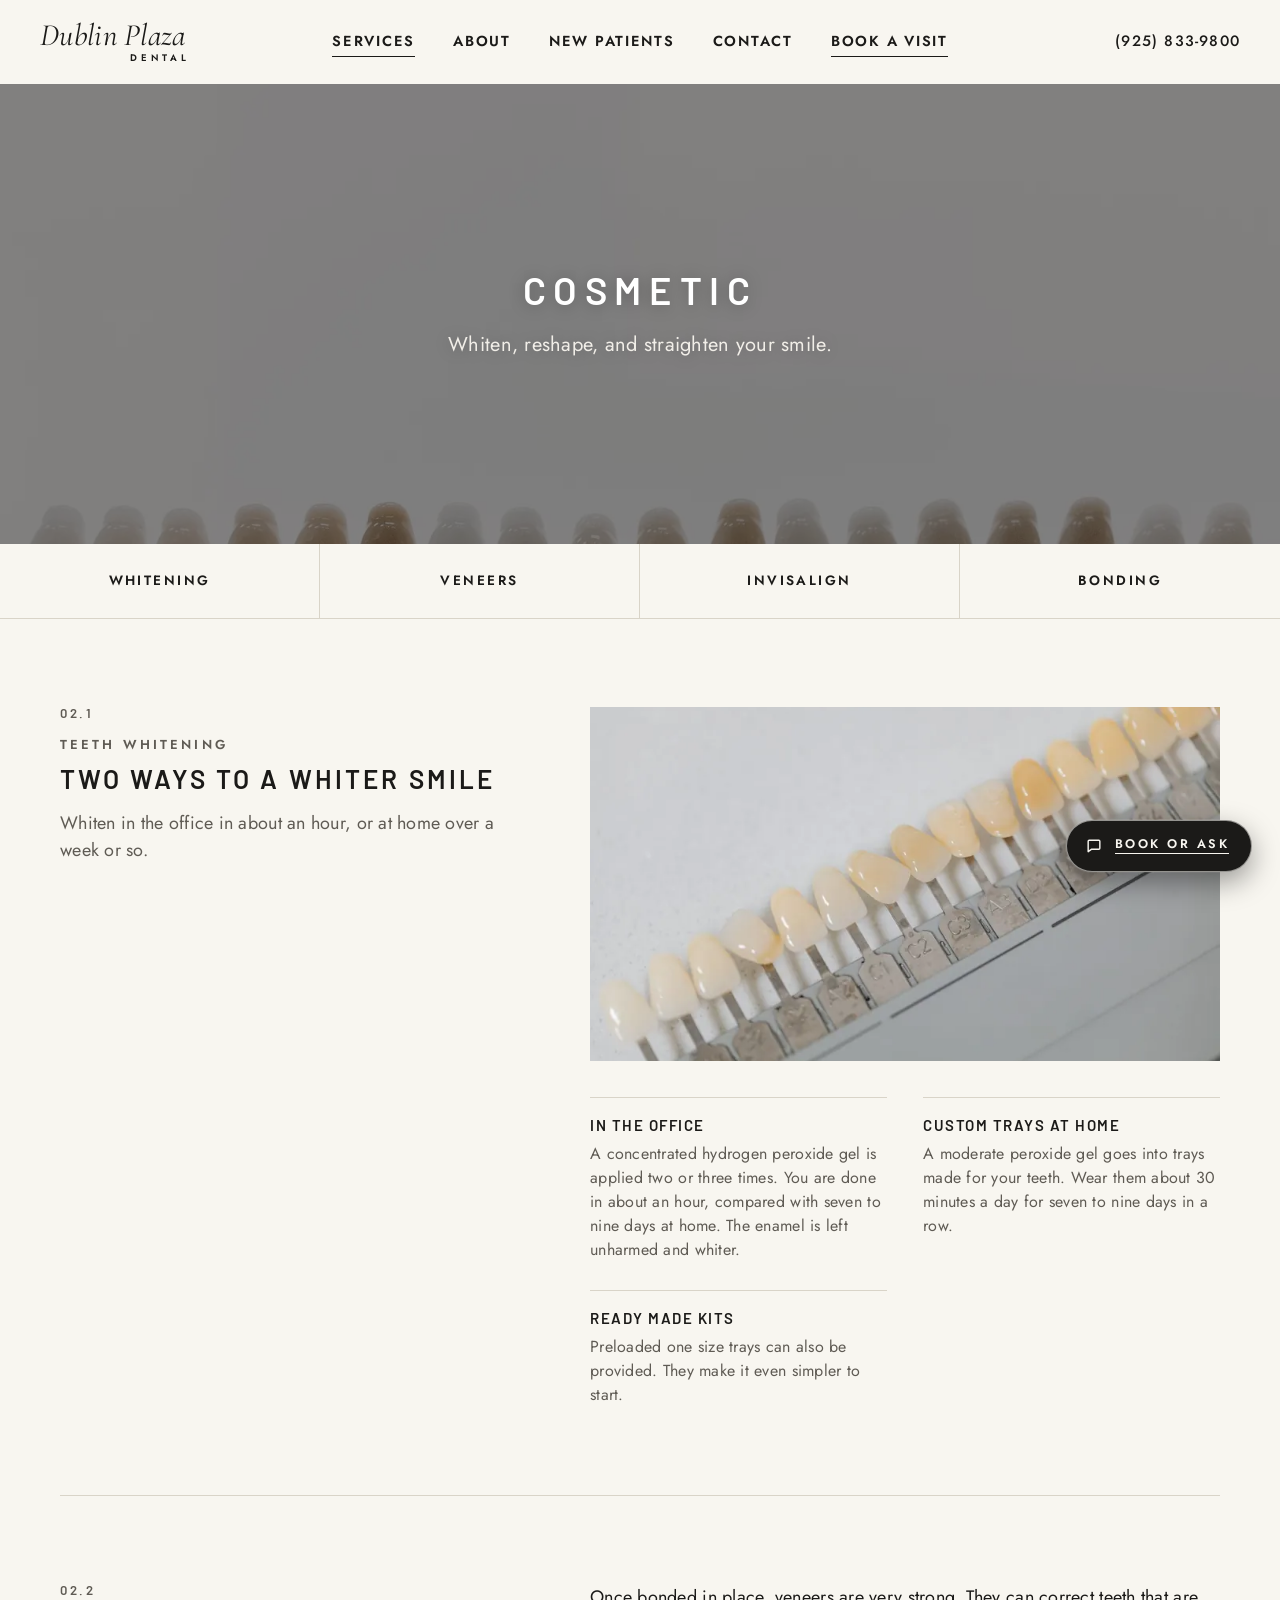
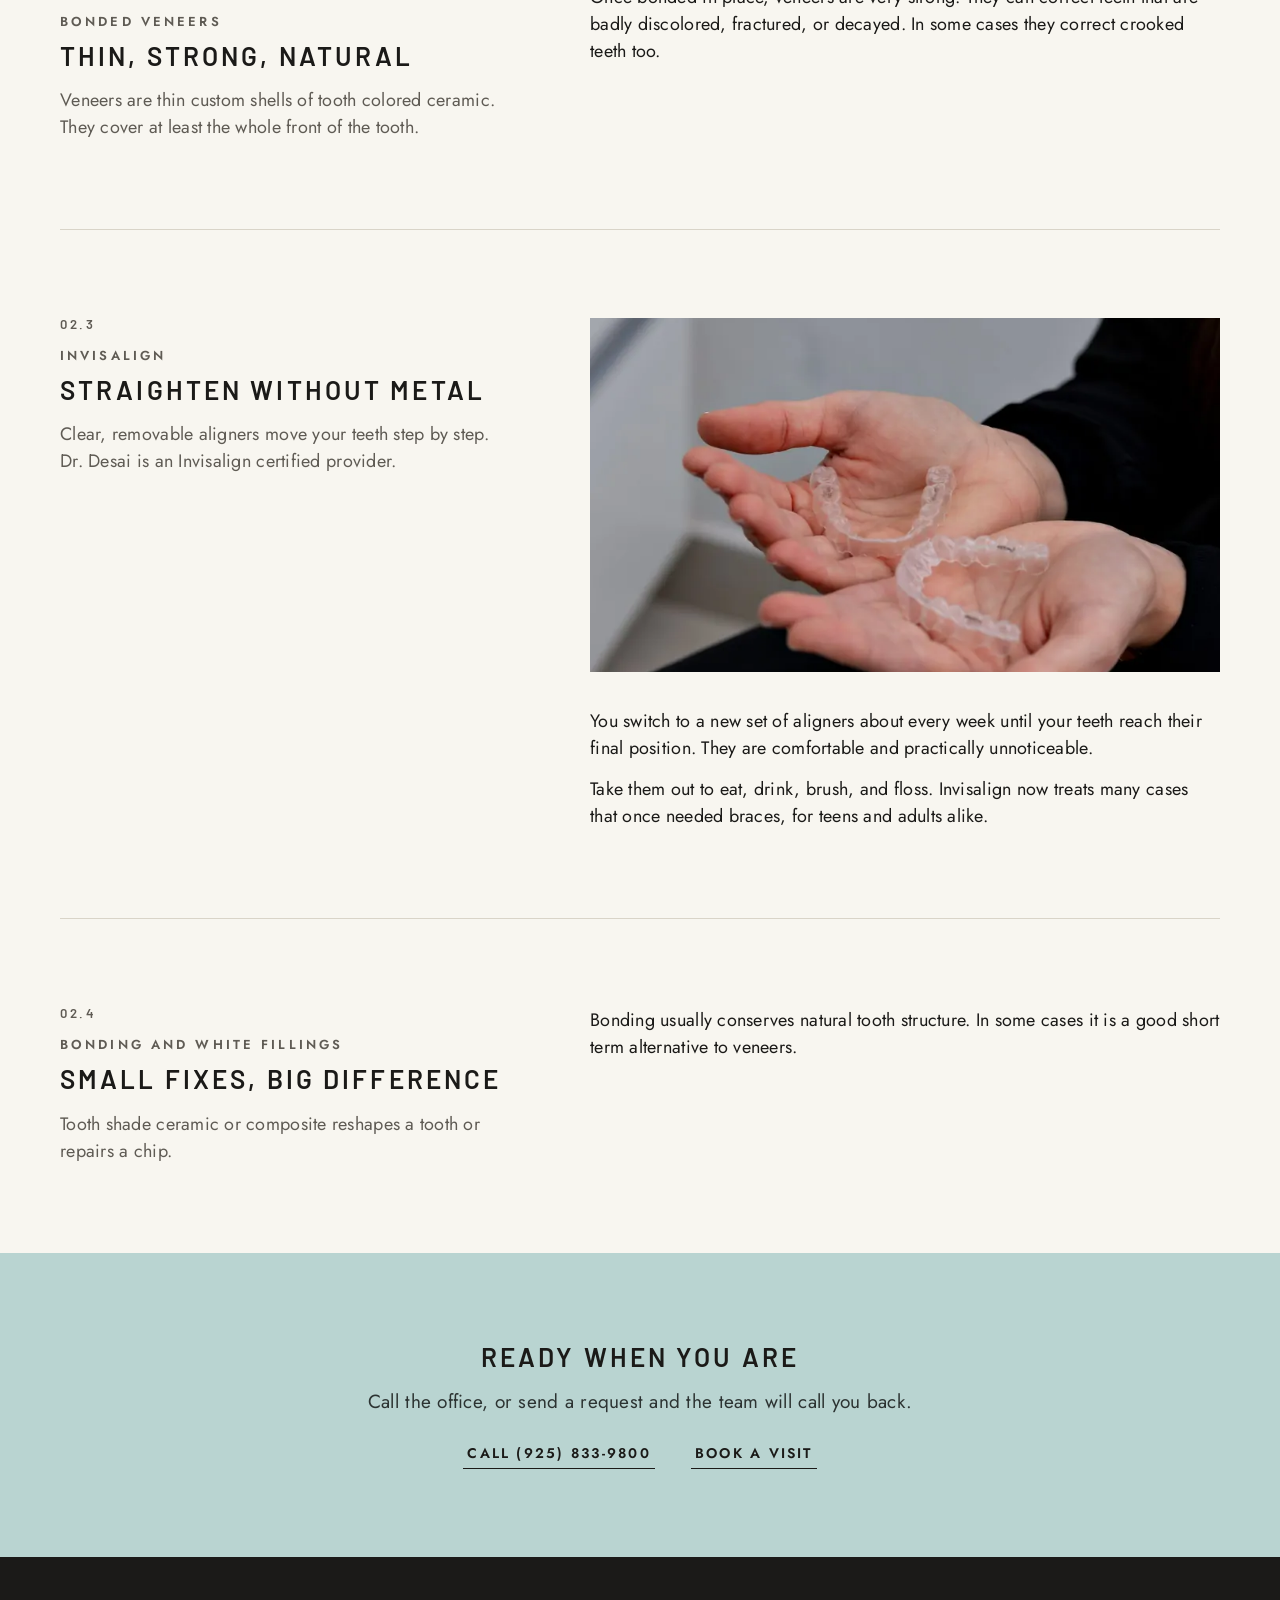
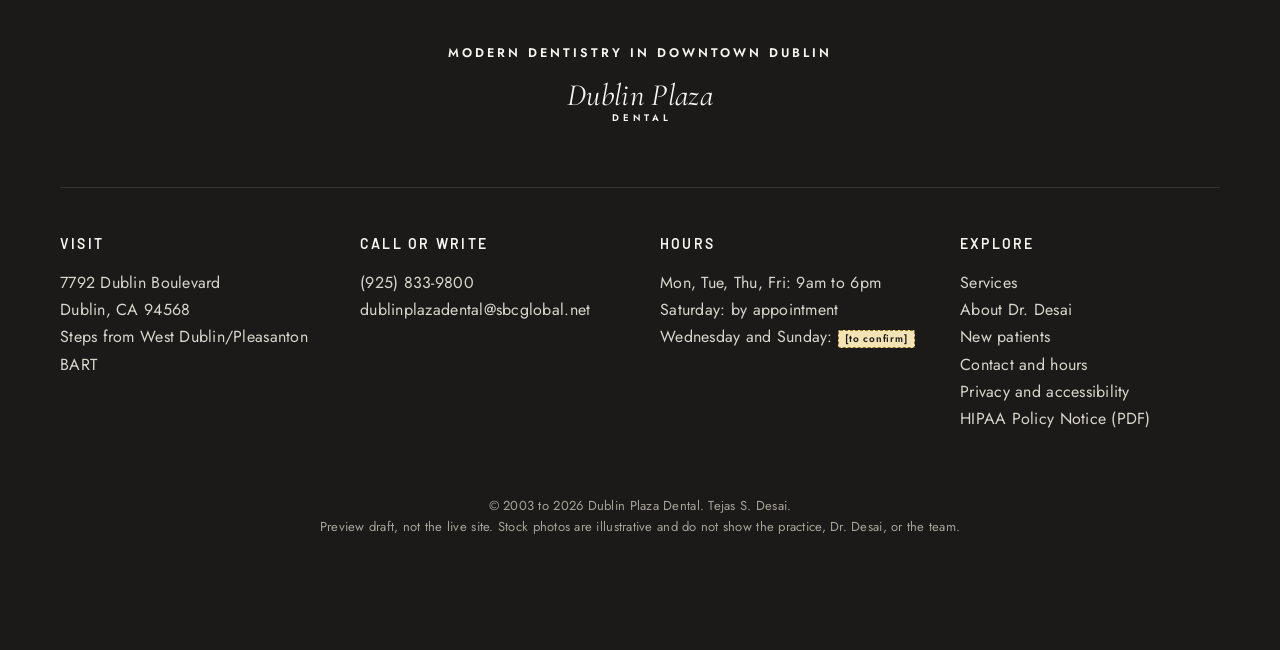
<file: cosmetic.html>
<!doctype html>
<html lang="en"><head><meta charset="utf-8"><meta name="viewport" content="width=device-width, initial-scale=1">
<title>Cosmetic Dentistry | Whitening, Veneers, Invisalign | Dublin Plaza Dental</title>
<meta name="description" content="Teeth whitening, bonded veneers, Invisalign for teens and adults, and bonding from Dr. Tejas S. Desai in Dublin, CA.">
<meta name="robots" content="noindex, nofollow">
<link rel="canonical" href="https://agentiksystems.ai/dublinplazadental/cosmetic.html">
<meta property="og:type" content="website"><meta property="og:site_name" content="Dublin Plaza Dental">
<meta property="og:title" content="Cosmetic Dentistry | Whitening, Veneers, Invisalign | Dublin Plaza Dental"><meta property="og:description" content="Teeth whitening, bonded veneers, Invisalign for teens and adults, and bonding from Dr. Tejas S. Desai in Dublin, CA.">
<meta property="og:url" content="https://agentiksystems.ai/dublinplazadental/cosmetic.html"><meta property="og:image" content="https://agentiksystems.ai/dublinplazadental/images/og-image.jpg">
<meta property="og:image:width" content="1200"><meta property="og:image:height" content="630">
<meta property="og:image:alt" content="A patient in a dental chair talking with a clinician in a treatment room"><meta name="twitter:card" content="summary_large_image">
<meta name="theme-color" content="#f8f6f0">
<link rel="icon" href="favicon.svg" type="image/svg+xml">
<link rel="preload" href="fonts/jost-latin.woff2" as="font" type="font/woff2" crossorigin>
<link rel="preload" href="fonts/barlow-600-latin.woff2" as="font" type="font/woff2" crossorigin>
<link rel="stylesheet" href="styles.css"><link rel="stylesheet" href="chat.css">

</head><body>
<a class="skip" href="#main">Skip to main content</a>
<header class="hdr"><div class="wrap">
<a class="mark" href="index.html" aria-label="Dublin Plaza Dental, home"><span class="s">Dublin Plaza</span> <span class="d">Dental</span></a>
<button class="menu-btn" type="button" aria-expanded="false" aria-controls="site-nav"><span class="menu-lbl">Menu</span><span class="bars" aria-hidden="true"><i></i><i></i><i></i></span></button>
<nav class="nav" id="site-nav" aria-label="Main"><a href="services.html" aria-current="page">Services</a><a href="about.html">About</a><a href="new-patients.html">New patients</a><a href="contact.html">Contact</a><a class="book" href="contact.html#request">Book a visit</a><a class="nav-tel" href="tel:+19258339800">Call (925) 833-9800</a></nav>
<a class="tel" href="tel:+19258339800">(925) 833-9800</a>
</div></header>
<main id="main">
<section class="banner" aria-labelledby="pg-h"><img src="images/shade-rack-wide-800.webp" srcset="images/shade-rack-wide-800.webp 800w, images/shade-rack-wide-1600.webp 1600w" sizes="100vw" width="1600" height="1068" alt="A row of porcelain veneer shade samples on a white rack" fetchpriority="high">
<div class="in"><h1 id="pg-h">Cosmetic</h1><p>Whiten, reshape, and straighten your smile.</p></div></section><nav class="index" aria-label="On this page"><a href="#whitening">Whitening</a><a href="#veneers">Veneers</a><a href="#invisalign">Invisalign</a><a href="#bonding">Bonding</a></nav><div class="wrap"><section class="svc" id="whitening" aria-labelledby="whitening-h"><div class="lead rv"><span class="n">02.1</span><p class="eyebrow" style="margin-bottom:12px">Teeth whitening</p><h2 id="whitening-h">Two ways to a whiter smile</h2><p>Whiten in the office in about an hour, or at home over a week or so.</p></div>
<div class="body rv d1"><figure><img src="images/shade-guide-close-800.webp" srcset="images/shade-guide-close-800.webp 800w, images/shade-guide-close-1600.webp 1600w" sizes="(max-width:1024px) 100vw, 680px" width="1600" height="1067" alt="A row of porcelain shade samples on a light surface" loading="lazy" decoding="async"></figure><div class="opts"><div><h3>In the office</h3><p>A concentrated hydrogen peroxide gel is applied two or three times. You are done in about an hour, compared with seven to nine days at home. The enamel is left unharmed and whiter.</p></div><div><h3>Custom trays at home</h3><p>A moderate peroxide gel goes into trays made for your teeth. Wear them about 30 minutes a day for seven to nine days in a row.</p></div><div><h3>Ready made kits</h3><p>Preloaded one size trays can also be provided. They make it even simpler to start.</p></div></div></div></section><section class="svc" id="veneers" aria-labelledby="veneers-h"><div class="lead rv"><span class="n">02.2</span><p class="eyebrow" style="margin-bottom:12px">Bonded veneers</p><h2 id="veneers-h">Thin, strong, natural</h2><p>Veneers are thin custom shells of tooth colored ceramic. They cover at least the whole front of the tooth.</p></div>
<div class="body rv d1"><p>Once bonded in place, veneers are very strong. They can correct teeth that are badly discolored, fractured, or decayed. In some cases they correct crooked teeth too.</p></div></section><section class="svc" id="invisalign" aria-labelledby="invisalign-h"><div class="lead rv"><span class="n">02.3</span><p class="eyebrow" style="margin-bottom:12px">Invisalign</p><h2 id="invisalign-h">Straighten without metal</h2><p>Clear, removable aligners move your teeth step by step. Dr. Desai is an Invisalign certified provider.</p></div>
<div class="body rv d1"><figure><img src="images/clear-aligners-hands-800.webp" srcset="images/clear-aligners-hands-800.webp 800w, images/clear-aligners-hands-1600.webp 1600w" sizes="(max-width:1024px) 100vw, 680px" width="1600" height="1067" alt="Open hands holding a pair of clear aligners" loading="lazy" decoding="async"></figure><p>You switch to a new set of aligners about every week until your teeth reach their final position. They are comfortable and practically unnoticeable.</p><p>Take them out to eat, drink, brush, and floss. Invisalign now treats many cases that once needed braces, for teens and adults alike.</p></div></section><section class="svc" id="bonding" aria-labelledby="bonding-h"><div class="lead rv"><span class="n">02.4</span><p class="eyebrow" style="margin-bottom:12px">Bonding and white fillings</p><h2 id="bonding-h">Small fixes, big difference</h2><p>Tooth shade ceramic or composite reshapes a tooth or repairs a chip.</p></div>
<div class="body rv d1"><p>Bonding usually conserves natural tooth structure. In some cases it is a good short term alternative to veneers.</p></div></section></div><section class="sec tight mistbg center" aria-labelledby="band-h"><div class="wrap rv">
<h2 id="band-h">Ready when you are</h2><p class="lede" style="color:#2c3332">Call the office, or send a request and the team will call you back.</p><div class="ctas"><a class="cta" href="tel:+19258339800">Call (925) 833-9800</a><a class="cta" href="contact.html#request">Book a visit</a></div></div></section>
</main>
<footer class="ftr"><div class="wrap">
<div class="top"><p class="tag">Modern dentistry in downtown Dublin</p><a class="mark" href="index.html" aria-label="Dublin Plaza Dental, home"><span class="s">Dublin Plaza</span> <span class="d">Dental</span></a></div>
<div class="grid">
<div><h2 class="h3">Visit</h2><address><p>7792 Dublin Boulevard<br>Dublin, CA 94568<br>Steps from West Dublin/Pleasanton BART</p></address></div>
<div><h2 class="h3">Call or write</h2><p><a href="tel:+19258339800">(925) 833-9800</a><br><a href="mailto:dublinplazadental@sbcglobal.net">dublinplazadental@sbcglobal.net</a></p></div>
<div><h2 class="h3">Hours</h2><p>Mon, Tue, Thu, Fri: 9am to 6pm<br>Saturday: by appointment<br>Wednesday and Sunday: <span class="tbc">[to confirm]</span></p></div>
<div><h2 class="h3">Explore</h2><ul><li><a href="services.html">Services</a></li><li><a href="about.html">About Dr. Desai</a></li><li><a href="new-patients.html">New patients</a></li><li><a href="contact.html">Contact and hours</a></li><li><a href="privacy.html">Privacy and accessibility</a></li><li><a href="https://www.desaidpd.com/documents/HIPAA_Policy.pdf" rel="noopener">HIPAA Policy Notice (PDF)</a></li></ul></div>
</div>
<p class="base">&copy; 2003 to 2026 Dublin Plaza Dental. Tejas S. Desai.<br>Preview draft, not the live site. Stock photos are illustrative and do not show the practice, Dr. Desai, or the team.</p>
</div></footer>
<script src="main.js" defer></script>
<script src="chat.js" defer></script>
</body></html>
</file>
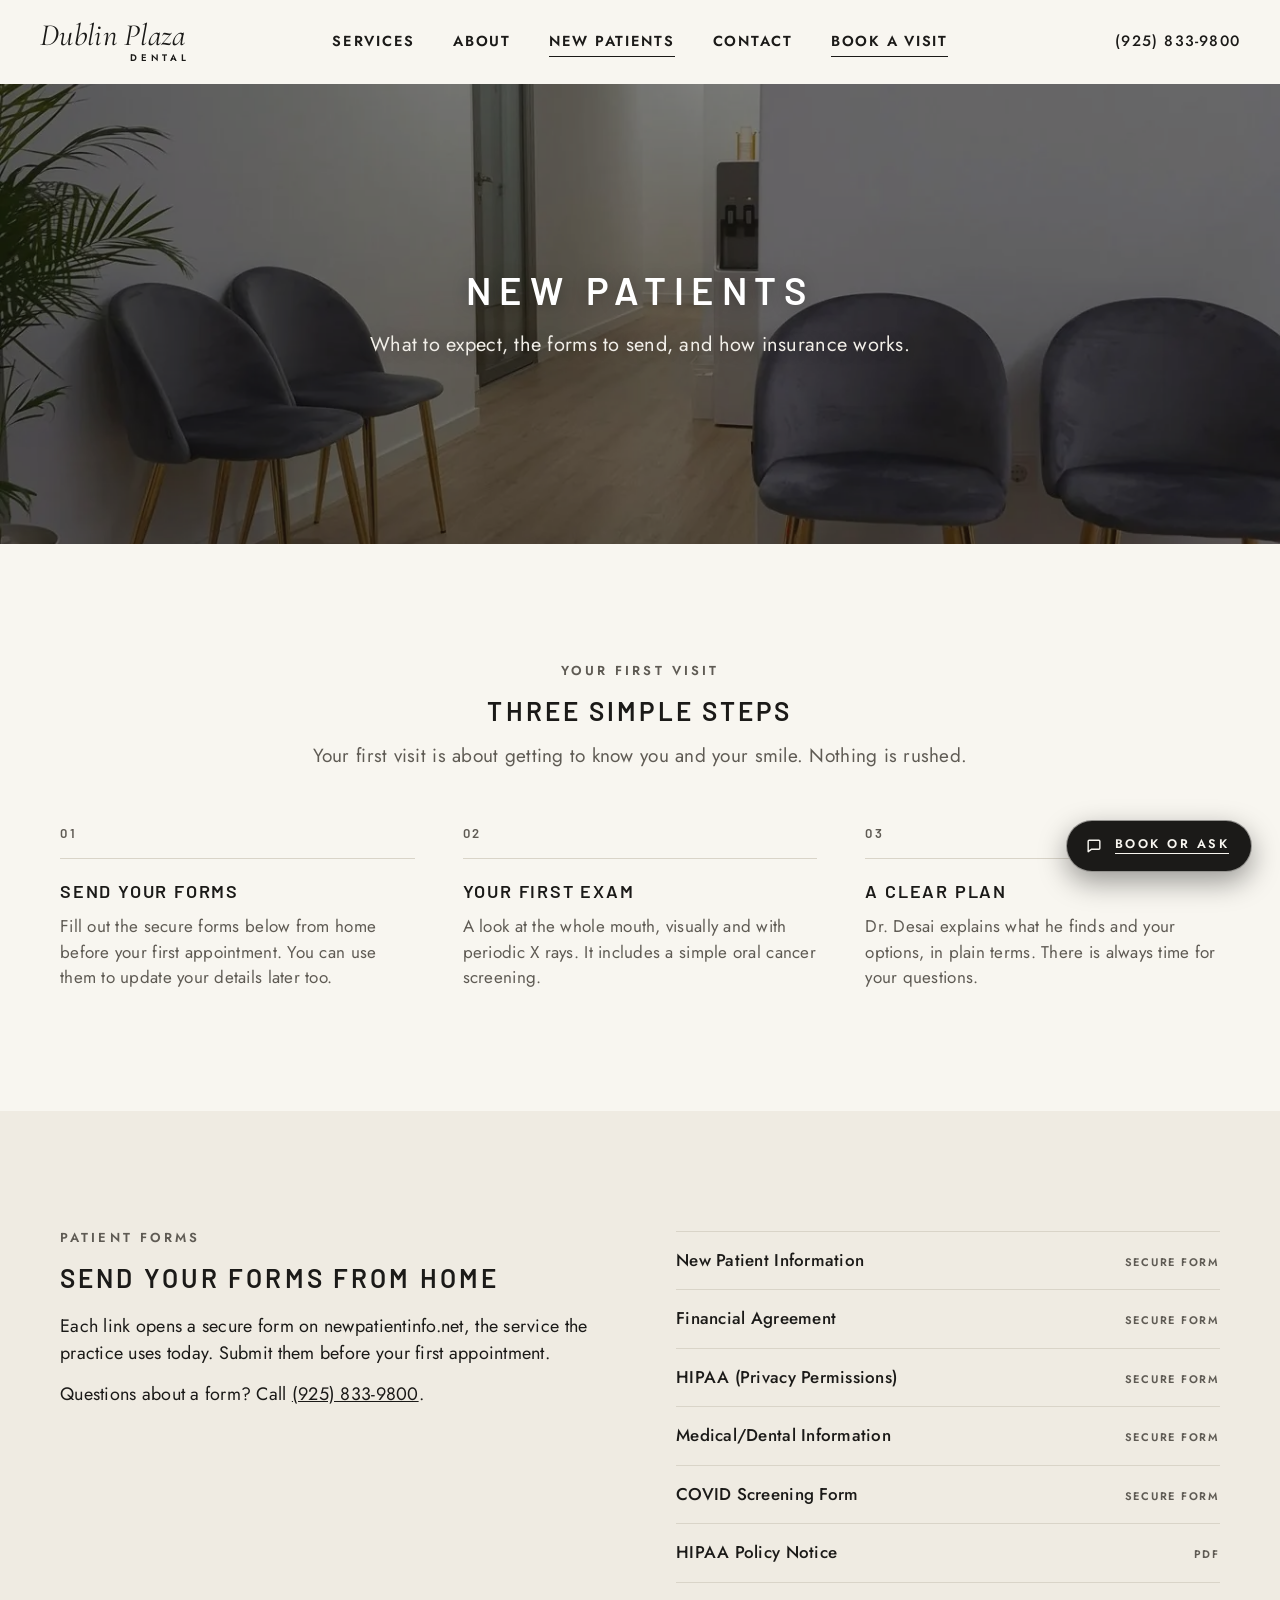
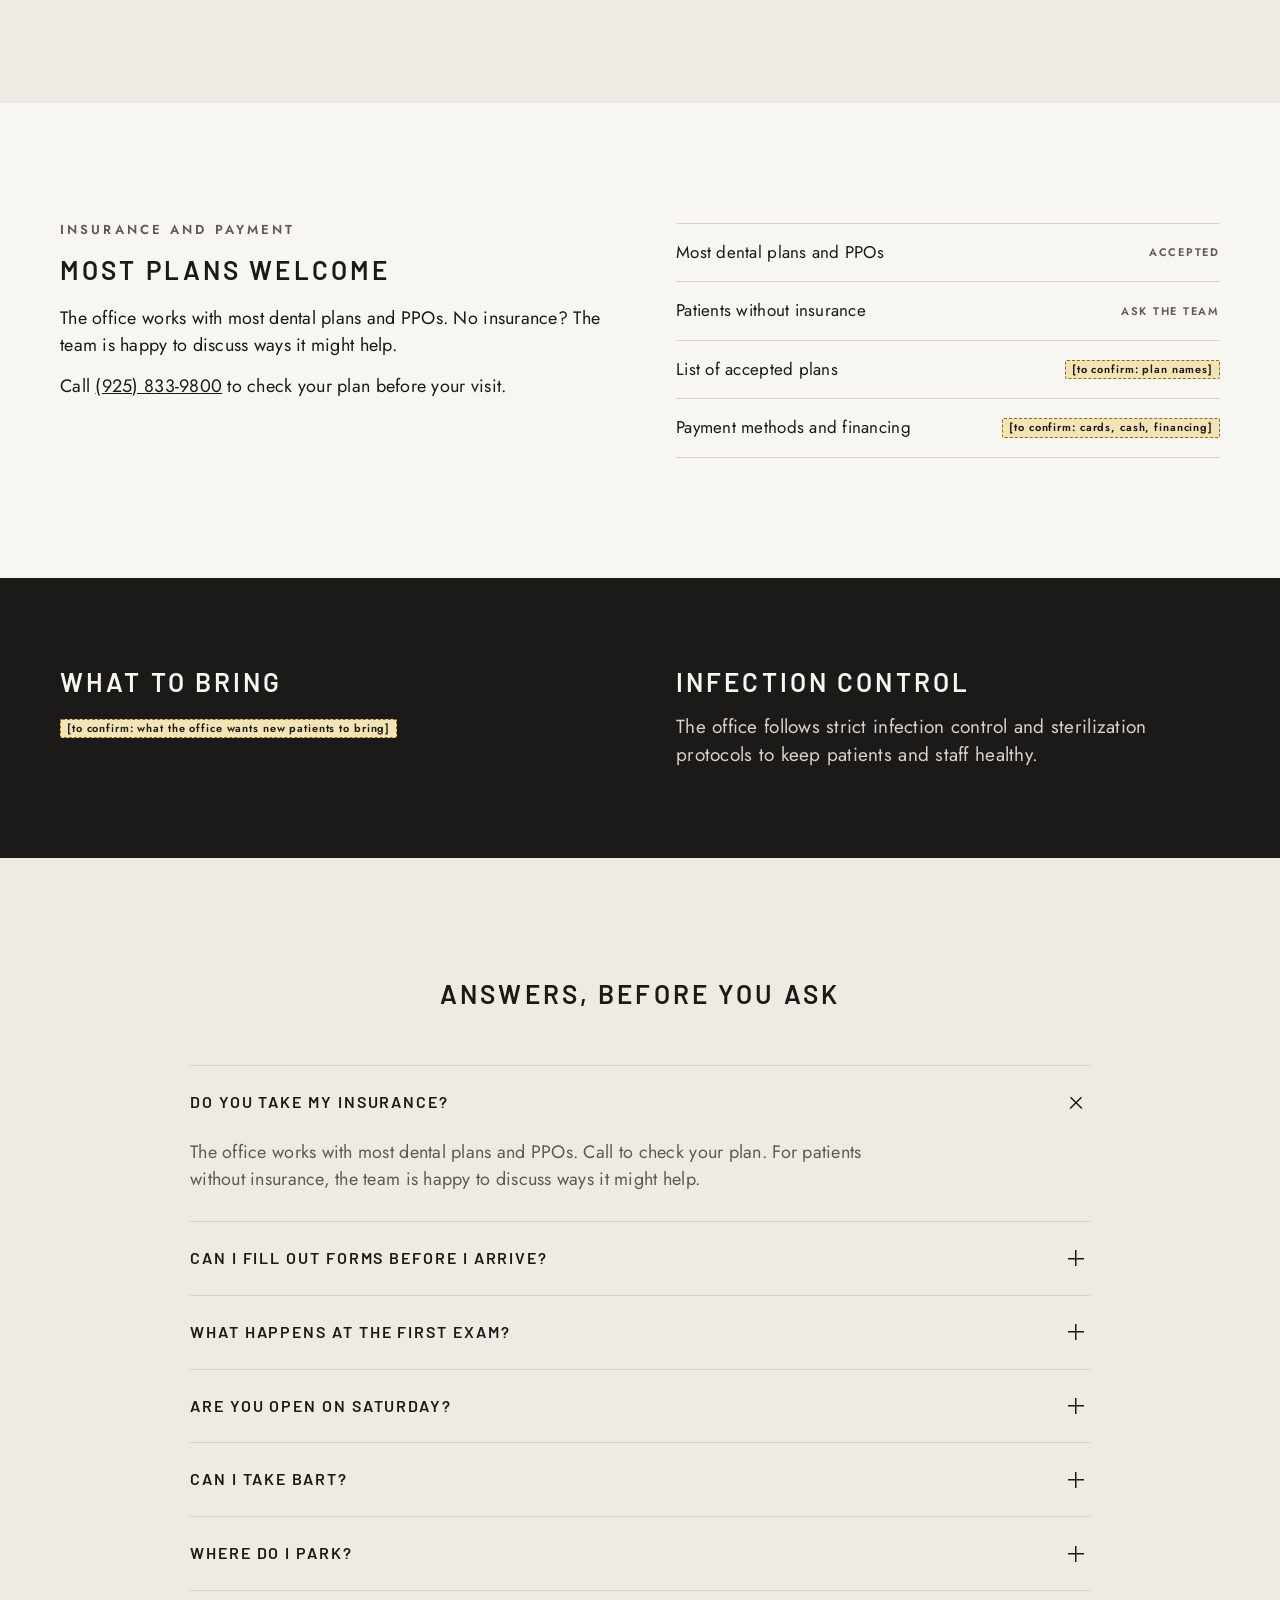
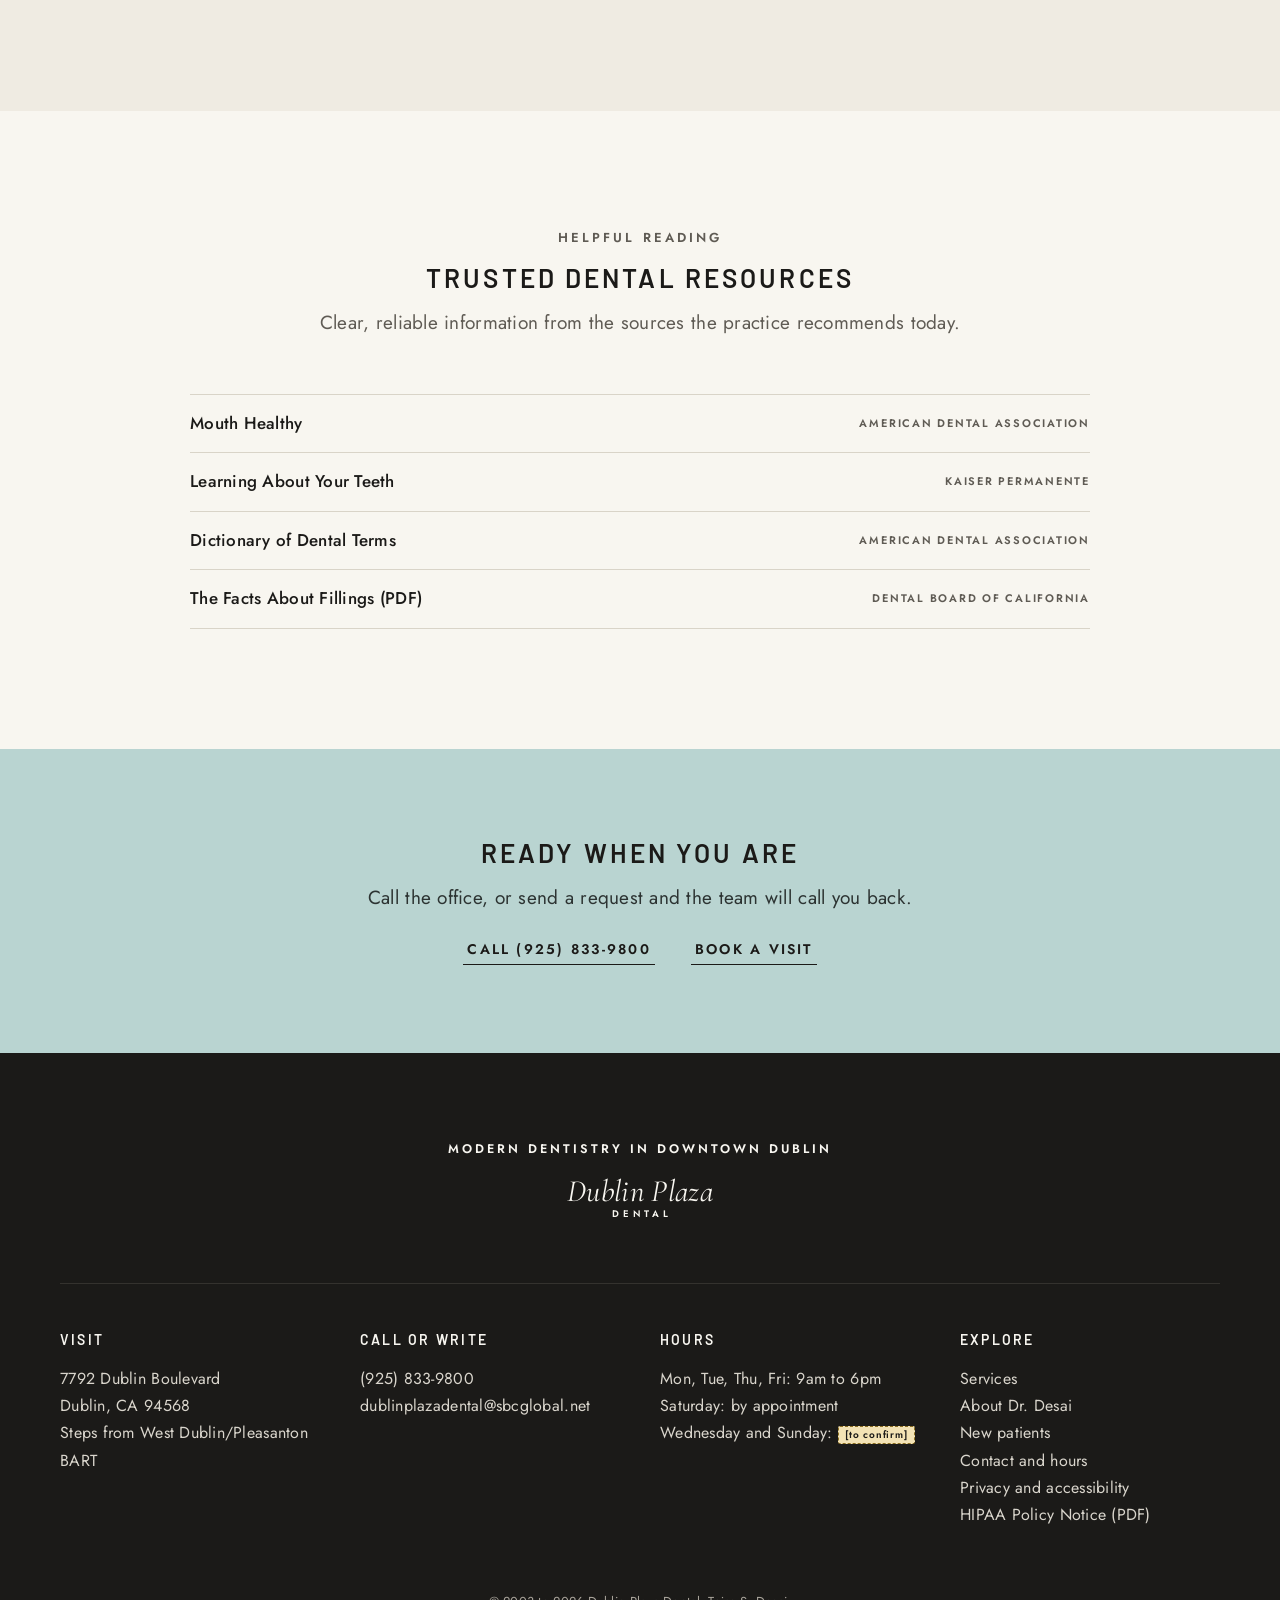
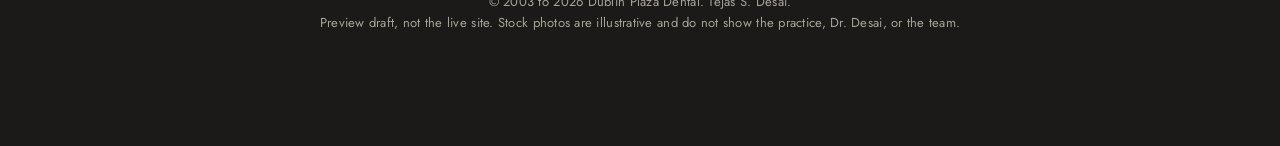
<file: new-patients.html>
<!doctype html>
<html lang="en"><head><meta charset="utf-8"><meta name="viewport" content="width=device-width, initial-scale=1">
<title>New Patients | Forms, First Visit, Insurance | Dublin Plaza Dental</title>
<meta name="description" content="What to expect at your first visit to Dublin Plaza Dental, secure patient forms to send from home, and insurance information.">
<meta name="robots" content="noindex, nofollow">
<link rel="canonical" href="https://agentiksystems.ai/dublinplazadental/new-patients.html">
<meta property="og:type" content="website"><meta property="og:site_name" content="Dublin Plaza Dental">
<meta property="og:title" content="New Patients | Forms, First Visit, Insurance | Dublin Plaza Dental"><meta property="og:description" content="What to expect at your first visit to Dublin Plaza Dental, secure patient forms to send from home, and insurance information.">
<meta property="og:url" content="https://agentiksystems.ai/dublinplazadental/new-patients.html"><meta property="og:image" content="https://agentiksystems.ai/dublinplazadental/images/og-image.jpg">
<meta property="og:image:width" content="1200"><meta property="og:image:height" content="630">
<meta property="og:image:alt" content="A patient in a dental chair talking with a clinician in a treatment room"><meta name="twitter:card" content="summary_large_image">
<meta name="theme-color" content="#f8f6f0">
<link rel="icon" href="favicon.svg" type="image/svg+xml">
<link rel="preload" href="fonts/jost-latin.woff2" as="font" type="font/woff2" crossorigin>
<link rel="preload" href="fonts/barlow-600-latin.woff2" as="font" type="font/woff2" crossorigin>
<link rel="stylesheet" href="styles.css"><link rel="stylesheet" href="chat.css">

</head><body>
<a class="skip" href="#main">Skip to main content</a>
<header class="hdr"><div class="wrap">
<a class="mark" href="index.html" aria-label="Dublin Plaza Dental, home"><span class="s">Dublin Plaza</span> <span class="d">Dental</span></a>
<button class="menu-btn" type="button" aria-expanded="false" aria-controls="site-nav"><span class="menu-lbl">Menu</span><span class="bars" aria-hidden="true"><i></i><i></i><i></i></span></button>
<nav class="nav" id="site-nav" aria-label="Main"><a href="services.html">Services</a><a href="about.html">About</a><a href="new-patients.html" aria-current="page">New patients</a><a href="contact.html">Contact</a><a class="book" href="contact.html#request">Book a visit</a><a class="nav-tel" href="tel:+19258339800">Call (925) 833-9800</a></nav>
<a class="tel" href="tel:+19258339800">(925) 833-9800</a>
</div></header>
<main id="main">
<section class="banner" aria-labelledby="pg-h"><img src="images/calm-waiting-area-800.webp" srcset="images/calm-waiting-area-800.webp 800w, images/calm-waiting-area-1600.webp 1350w" sizes="100vw" width="1350" height="1800" alt="A quiet hallway with upholstered chairs and a wood floor" fetchpriority="high">
<div class="in"><h1 id="pg-h">New patients</h1><p>What to expect, the forms to send, and how insurance works.</p></div></section>
<section class="sec" aria-labelledby="exp-h"><div class="wrap">
<div class="head center rv"><p class="eyebrow">Your first visit</p><h2 id="exp-h">Three simple steps</h2><p class="lede">Your first visit is about getting to know you and your smile. Nothing is rushed.</p></div>
<div class="cols c3">
<div class="col rv"><span class="n">01</span><h3>Send your forms</h3><p>Fill out the secure forms below from home before your first appointment. You can use them to update your details later too.</p></div>
<div class="col rv d1"><span class="n">02</span><h3>Your first exam</h3><p>A look at the whole mouth, visually and with periodic X rays. It includes a simple oral cancer screening.</p></div>
<div class="col rv d2"><span class="n">03</span><h3>A clear plan</h3><p>Dr. Desai explains what he finds and your options, in plain terms. There is always time for your questions.</p></div>
</div></div></section>
<section class="sec alt" id="forms" aria-labelledby="forms-h"><div class="wrap"><div class="cols c2">
<div class="rv"><p class="eyebrow">Patient forms</p><h2 id="forms-h">Send your forms from home</h2>
<p style="margin-top:20px">Each link opens a secure form on newpatientinfo.net, the service the practice uses today. Submit them before your first appointment.</p>
<p>Questions about a form? Call <a href="tel:+19258339800">(925) 833-9800</a>.</p></div>
<div class="rv d1"><ul class="list forms" style="margin-top:0"><li><a href="https://newpatientinfo.net/PracticeWebSite/PracticeWebSheetMobile.aspx?P=4143&amp;S=4685&amp;L=&amp;F=" rel="noopener" target="_blank">New Patient Information<span class="sr"> (opens a secure form in a new tab)</span></a><span class="tag">Secure form</span></li><li><a href="https://newpatientinfo.net/PracticeWebSite/PracticeWebSheetMobile.aspx?P=4143&amp;S=4683&amp;L=&amp;F=" rel="noopener" target="_blank">Financial Agreement<span class="sr"> (opens a secure form in a new tab)</span></a><span class="tag">Secure form</span></li><li><a href="https://newpatientinfo.net/PracticeWebSite/PracticeWebSheetMobile.aspx?P=4143&amp;S=4684&amp;L=&amp;F=" rel="noopener" target="_blank">HIPAA (Privacy Permissions)<span class="sr"> (opens a secure form in a new tab)</span></a><span class="tag">Secure form</span></li><li><a href="https://newpatientinfo.net/PracticeWebSite/PracticeWebSheetMobile.aspx?P=4143&amp;S=4686&amp;L=&amp;F=" rel="noopener" target="_blank">Medical/Dental Information<span class="sr"> (opens a secure form in a new tab)</span></a><span class="tag">Secure form</span></li><li><a href="https://newpatientinfo.net/PracticeWebSite/PracticeWebSheetMobile.aspx?P=4143&amp;S=6454&amp;L=&amp;F=" rel="noopener" target="_blank">COVID Screening Form<span class="sr"> (opens a secure form in a new tab)</span></a><span class="tag">Secure form</span></li><li><a href="https://www.desaidpd.com/documents/HIPAA_Policy.pdf" rel="noopener">HIPAA Policy Notice</a><span class="tag">PDF</span></li></ul></div>
</div></div></section>
<section class="sec" id="insurance" aria-labelledby="ins-h"><div class="wrap"><div class="cols c2">
<div class="rv"><p class="eyebrow">Insurance and payment</p><h2 id="ins-h">Most plans welcome</h2>
<p style="margin-top:20px">The office works with most dental plans and PPOs. No insurance? The team is happy to discuss ways it might help.</p>
<p>Call <a href="tel:+19258339800">(925) 833-9800</a> to check your plan before your visit.</p></div>
<div class="rv d1"><ul class="list" style="margin-top:0">
<li>Most dental plans and PPOs<span class="tag">Accepted</span></li>
<li>Patients without insurance<span class="tag">Ask the team</span></li>
<li>List of accepted plans <span class="tbc" title="plan names">[to confirm: plan names]</span></li>
<li>Payment methods and financing <span class="tbc" title="cards, cash, financing">[to confirm: cards, cash, financing]</span></li>
</ul></div>
</div></div></section>
<section class="sec tight dark" aria-labelledby="bring-h"><div class="wrap"><div class="cols c2">
<div class="rv"><h2 id="bring-h">What to bring</h2><p class="lede" style="margin-top:16px"><span class="tbc" title="what the office wants new patients to bring">[to confirm: what the office wants new patients to bring]</span></p></div>
<div class="rv d1"><h2>Infection control</h2><p class="lede" style="margin-top:16px">The office follows strict infection control and sterilization protocols to keep patients and staff healthy.</p></div>
</div></div></section>
<section class="sec alt" aria-labelledby="q-h"><div class="wrap">
<div class="head center rv"><h2 id="q-h">Answers, before you ask</h2></div><div class="faq rv"><details open><summary>Do you take my insurance?</summary><p>The office works with most dental plans and PPOs. Call to check your plan. For patients without insurance, the team is happy to discuss ways it might help.</p></details><details><summary>Can I fill out forms before I arrive?</summary><p>Yes. The secure forms above can be submitted from home before your first appointment.</p></details><details><summary>What happens at the first exam?</summary><p>Dr. Desai checks the whole mouth, visually and with periodic X rays, and does a simple oral cancer screening. He then explains any treatment options.</p></details><details><summary>Are you open on Saturday?</summary><p>Saturday is by appointment. Weekday hours are Monday, Tuesday, Thursday, and Friday, 9am to 6pm.</p></details><details><summary>Can I take BART?</summary><p>Yes. The office is steps from the West Dublin/Pleasanton station. <a href="contact.html#directions">See directions</a></p></details><details><summary>Where do I park?</summary><p><span class="tbc" title="parking details">[to confirm: parking details]</span></p></details></div></div></section>
<section class="sec" aria-labelledby="res-h"><div class="wrap">
<div class="head center rv"><p class="eyebrow">Helpful reading</p><h2 id="res-h">Trusted dental resources</h2><p class="lede">Clear, reliable information from the sources the practice recommends today.</p></div>
<ul class="list rv" style="max-width:900px;margin:0 auto">
<li><a href="https://www.mouthhealthy.org/" rel="noopener">Mouth Healthy</a><span class="tag">American Dental Association</span></li>
<li><a href="https://healthy.kaiserpermanente.org/health-wellness/health-encyclopedia/he.learning-about-your-teeth.abk9226" rel="noopener">Learning About Your Teeth</a><span class="tag">Kaiser Permanente</span></li>
<li><a href="https://www.mouthhealthy.org/en/glossary" rel="noopener">Dictionary of Dental Terms</a><span class="tag">American Dental Association</span></li>
<li><a href="http://www.dbc.ca.gov/formspubs/pub_dmfs_english_webview.pdf" rel="noopener">The Facts About Fillings (PDF)</a><span class="tag">Dental Board of California</span></li>
</ul></div></section>
<section class="sec tight mistbg center" aria-labelledby="band-h"><div class="wrap rv">
<h2 id="band-h">Ready when you are</h2><p class="lede" style="color:#2c3332">Call the office, or send a request and the team will call you back.</p><div class="ctas"><a class="cta" href="tel:+19258339800">Call (925) 833-9800</a><a class="cta" href="contact.html#request">Book a visit</a></div></div></section>
</main>
<footer class="ftr"><div class="wrap">
<div class="top"><p class="tag">Modern dentistry in downtown Dublin</p><a class="mark" href="index.html" aria-label="Dublin Plaza Dental, home"><span class="s">Dublin Plaza</span> <span class="d">Dental</span></a></div>
<div class="grid">
<div><h2 class="h3">Visit</h2><address><p>7792 Dublin Boulevard<br>Dublin, CA 94568<br>Steps from West Dublin/Pleasanton BART</p></address></div>
<div><h2 class="h3">Call or write</h2><p><a href="tel:+19258339800">(925) 833-9800</a><br><a href="mailto:dublinplazadental@sbcglobal.net">dublinplazadental@sbcglobal.net</a></p></div>
<div><h2 class="h3">Hours</h2><p>Mon, Tue, Thu, Fri: 9am to 6pm<br>Saturday: by appointment<br>Wednesday and Sunday: <span class="tbc">[to confirm]</span></p></div>
<div><h2 class="h3">Explore</h2><ul><li><a href="services.html">Services</a></li><li><a href="about.html">About Dr. Desai</a></li><li><a href="new-patients.html">New patients</a></li><li><a href="contact.html">Contact and hours</a></li><li><a href="privacy.html">Privacy and accessibility</a></li><li><a href="https://www.desaidpd.com/documents/HIPAA_Policy.pdf" rel="noopener">HIPAA Policy Notice (PDF)</a></li></ul></div>
</div>
<p class="base">&copy; 2003 to 2026 Dublin Plaza Dental. Tejas S. Desai.<br>Preview draft, not the live site. Stock photos are illustrative and do not show the practice, Dr. Desai, or the team.</p>
</div></footer>
<script src="main.js" defer></script>
<script src="chat.js" defer></script>
</body></html>
</file>
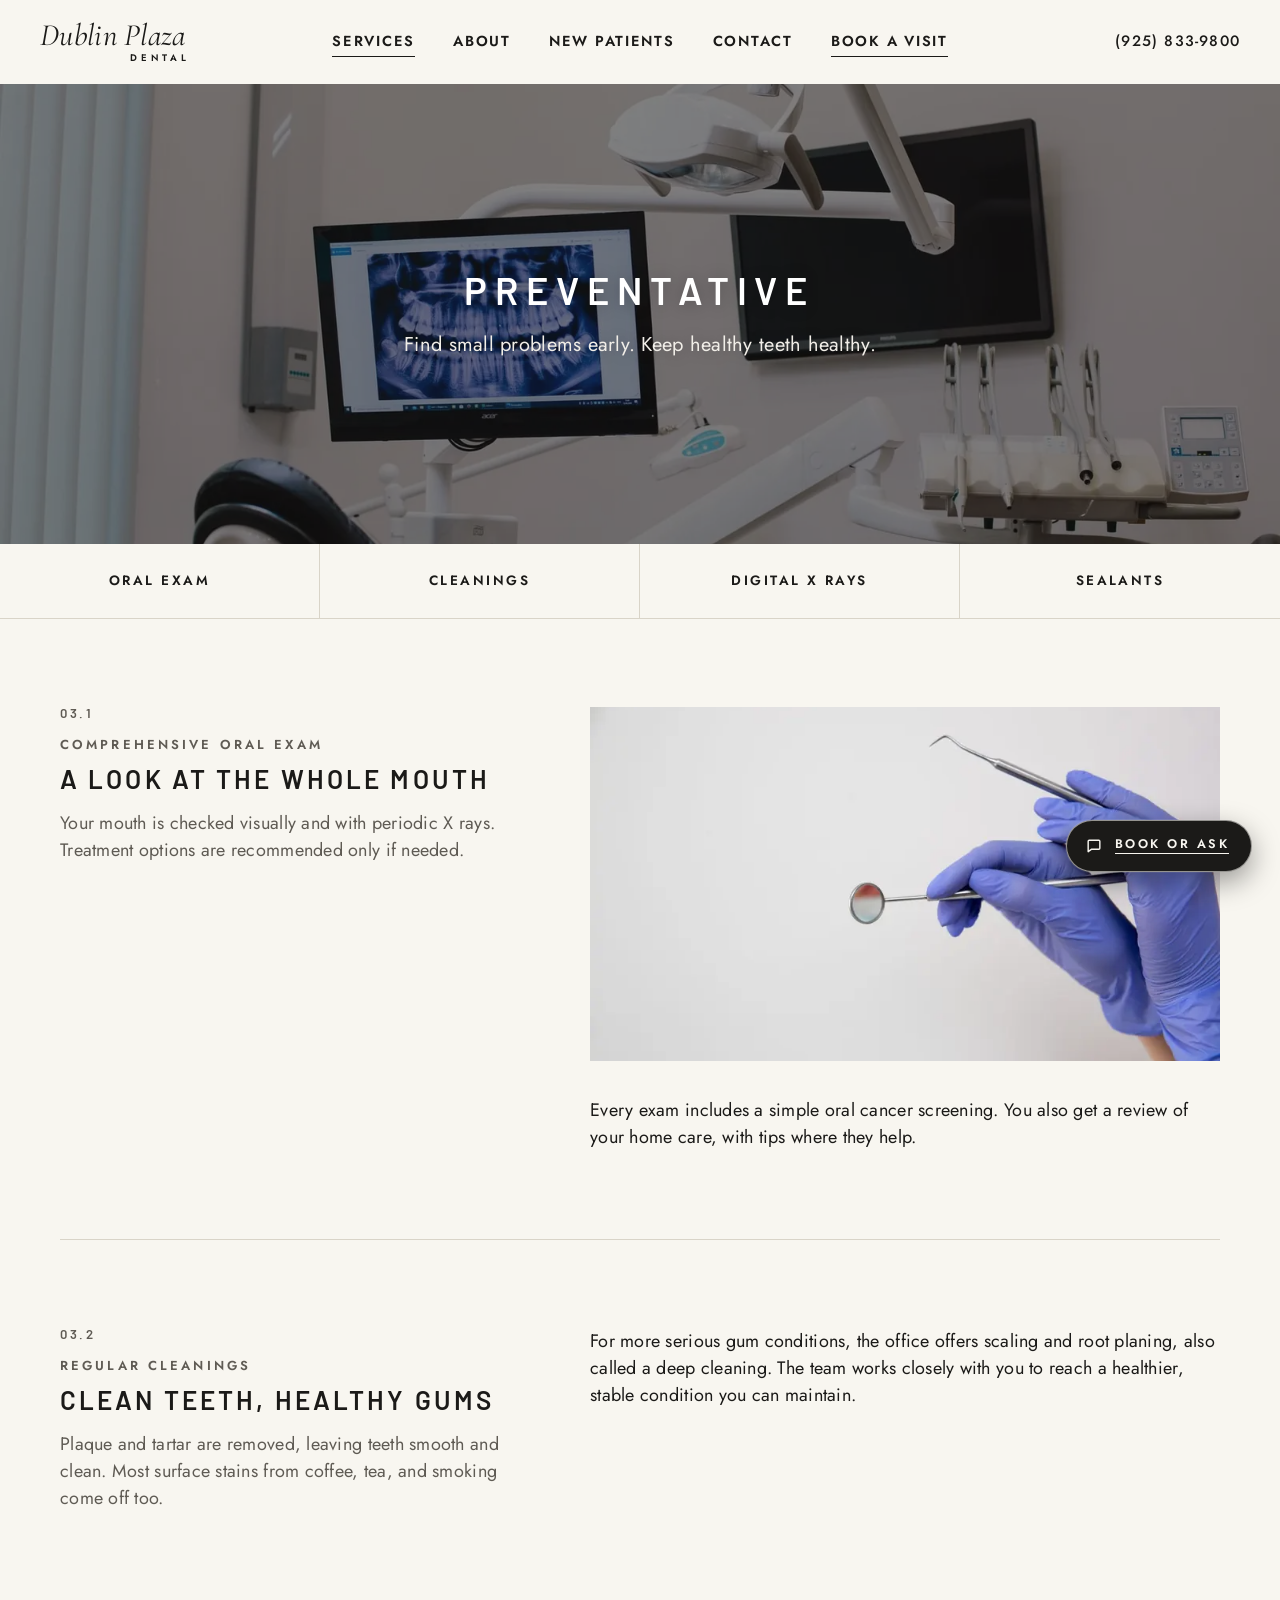
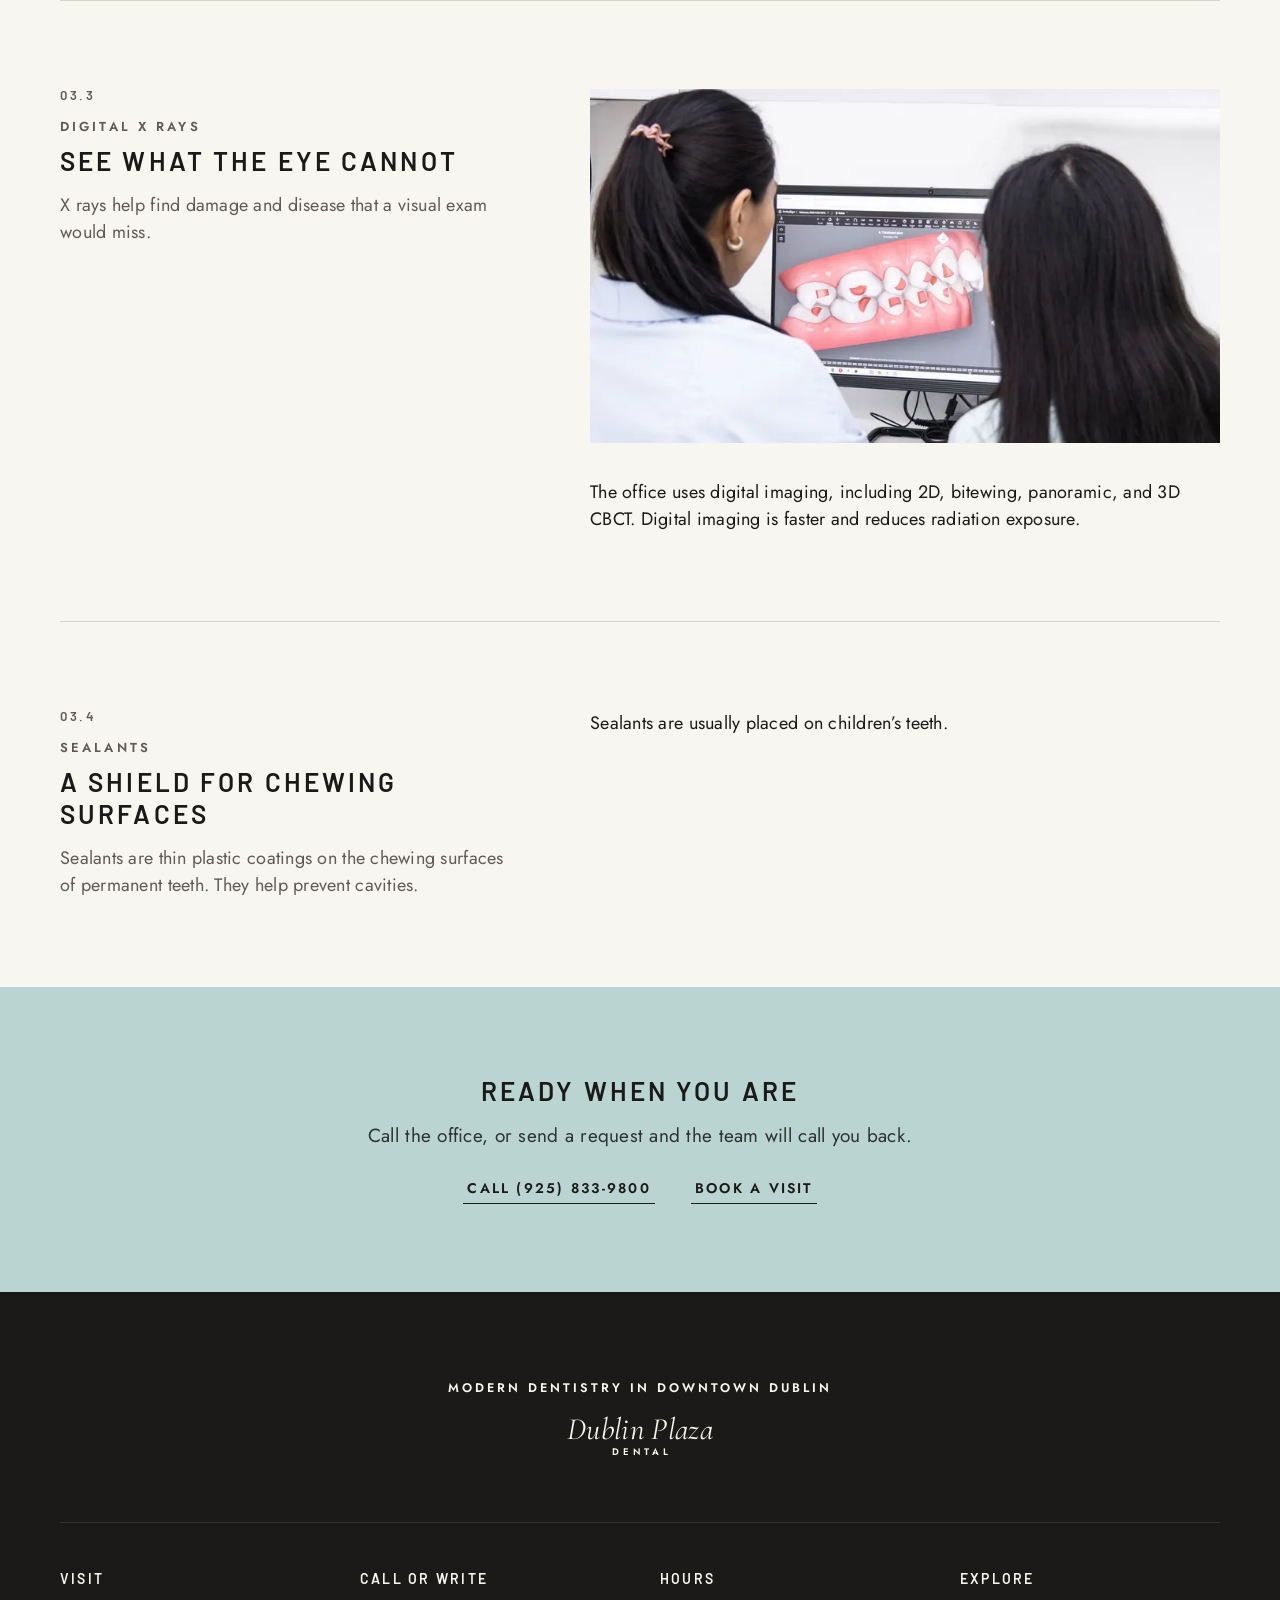
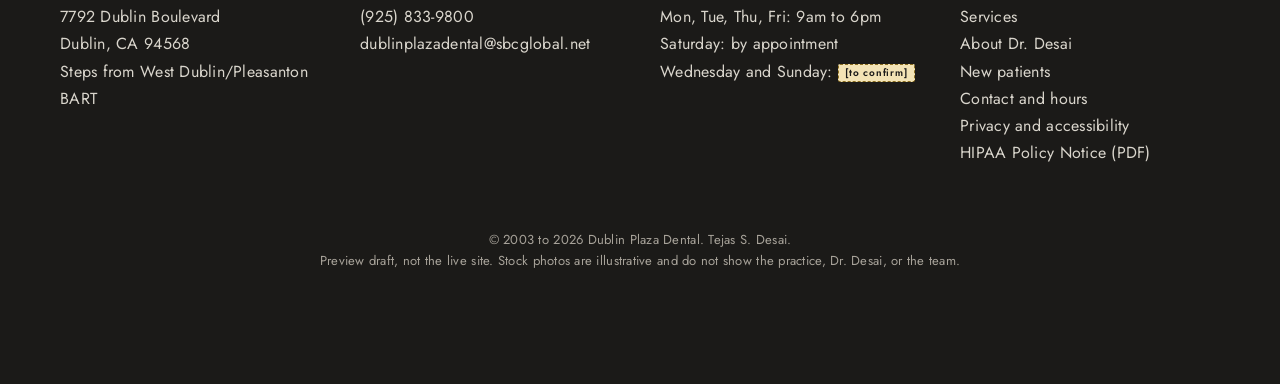
<file: preventative.html>
<!doctype html>
<html lang="en"><head><meta charset="utf-8"><meta name="viewport" content="width=device-width, initial-scale=1">
<title>Preventative Dentistry | Exams, Cleanings, X Rays | Dublin Plaza Dental</title>
<meta name="description" content="Comprehensive oral exams with oral cancer screening, cleanings, deep cleanings, digital X rays, and sealants in Dublin, CA.">
<meta name="robots" content="noindex, nofollow">
<link rel="canonical" href="https://agentiksystems.ai/dublinplazadental/preventative.html">
<meta property="og:type" content="website"><meta property="og:site_name" content="Dublin Plaza Dental">
<meta property="og:title" content="Preventative Dentistry | Exams, Cleanings, X Rays | Dublin Plaza Dental"><meta property="og:description" content="Comprehensive oral exams with oral cancer screening, cleanings, deep cleanings, digital X rays, and sealants in Dublin, CA.">
<meta property="og:url" content="https://agentiksystems.ai/dublinplazadental/preventative.html"><meta property="og:image" content="https://agentiksystems.ai/dublinplazadental/images/og-image.jpg">
<meta property="og:image:width" content="1200"><meta property="og:image:height" content="630">
<meta property="og:image:alt" content="A patient in a dental chair talking with a clinician in a treatment room"><meta name="twitter:card" content="summary_large_image">
<meta name="theme-color" content="#f8f6f0">
<link rel="icon" href="favicon.svg" type="image/svg+xml">
<link rel="preload" href="fonts/jost-latin.woff2" as="font" type="font/woff2" crossorigin>
<link rel="preload" href="fonts/barlow-600-latin.woff2" as="font" type="font/woff2" crossorigin>
<link rel="stylesheet" href="styles.css"><link rel="stylesheet" href="chat.css">

</head><body>
<a class="skip" href="#main">Skip to main content</a>
<header class="hdr"><div class="wrap">
<a class="mark" href="index.html" aria-label="Dublin Plaza Dental, home"><span class="s">Dublin Plaza</span> <span class="d">Dental</span></a>
<button class="menu-btn" type="button" aria-expanded="false" aria-controls="site-nav"><span class="menu-lbl">Menu</span><span class="bars" aria-hidden="true"><i></i><i></i><i></i></span></button>
<nav class="nav" id="site-nav" aria-label="Main"><a href="services.html" aria-current="page">Services</a><a href="about.html">About</a><a href="new-patients.html">New patients</a><a href="contact.html">Contact</a><a class="book" href="contact.html#request">Book a visit</a><a class="nav-tel" href="tel:+19258339800">Call (925) 833-9800</a></nav>
<a class="tel" href="tel:+19258339800">(925) 833-9800</a>
</div></header>
<main id="main">
<section class="banner" aria-labelledby="pg-h"><img src="images/digital-xray-operatory-800.webp" srcset="images/digital-xray-operatory-800.webp 800w, images/digital-xray-operatory-1600.webp 1600w" sizes="100vw" width="1600" height="1067" alt="A treatment room with a monitor showing a digital X ray" fetchpriority="high">
<div class="in"><h1 id="pg-h">Preventative</h1><p>Find small problems early. Keep healthy teeth healthy.</p></div></section><nav class="index" aria-label="On this page"><a href="#exam">Oral exam</a><a href="#cleanings">Cleanings</a><a href="#xrays">Digital X rays</a><a href="#sealants">Sealants</a></nav><div class="wrap"><section class="svc" id="exam" aria-labelledby="exam-h"><div class="lead rv"><span class="n">03.1</span><p class="eyebrow" style="margin-bottom:12px">Comprehensive oral exam</p><h2 id="exam-h">A look at the whole mouth</h2><p>Your mouth is checked visually and with periodic X rays. Treatment options are recommended only if needed.</p></div>
<div class="body rv d1"><figure><img src="images/mirror-and-explorer-800.webp" srcset="images/mirror-and-explorer-800.webp 800w, images/mirror-and-explorer-1600.webp 1600w" sizes="(max-width:1024px) 100vw, 680px" width="1600" height="1067" alt="A gloved hand holding a dental mirror and explorer" loading="lazy" decoding="async"></figure><p>Every exam includes a simple oral cancer screening. You also get a review of your home care, with tips where they help.</p></div></section><section class="svc" id="cleanings" aria-labelledby="cleanings-h"><div class="lead rv"><span class="n">03.2</span><p class="eyebrow" style="margin-bottom:12px">Regular cleanings</p><h2 id="cleanings-h">Clean teeth, healthy gums</h2><p>Plaque and tartar are removed, leaving teeth smooth and clean. Most surface stains from coffee, tea, and smoking come off too.</p></div>
<div class="body rv d1"><p>For more serious gum conditions, the office offers scaling and root planing, also called a deep cleaning. The team works closely with you to reach a healthier, stable condition you can maintain.</p></div></section><section class="svc" id="xrays" aria-labelledby="xrays-h"><div class="lead rv"><span class="n">03.3</span><p class="eyebrow" style="margin-bottom:12px">Digital X rays</p><h2 id="xrays-h">See what the eye cannot</h2><p>X rays help find damage and disease that a visual exam would miss.</p></div>
<div class="body rv d1"><figure><img src="images/consult-3d-scan-screen-800.webp" srcset="images/consult-3d-scan-screen-800.webp 800w, images/consult-3d-scan-screen-1600.webp 1600w" sizes="(max-width:1024px) 100vw, 680px" width="1600" height="1600" alt="A clinician and a patient reviewing a 3D scan of teeth on a monitor" loading="lazy" decoding="async"></figure><p>The office uses digital imaging, including 2D, bitewing, panoramic, and 3D CBCT. Digital imaging is faster and reduces radiation exposure.</p></div></section><section class="svc" id="sealants" aria-labelledby="sealants-h"><div class="lead rv"><span class="n">03.4</span><p class="eyebrow" style="margin-bottom:12px">Sealants</p><h2 id="sealants-h">A shield for chewing surfaces</h2><p>Sealants are thin plastic coatings on the chewing surfaces of permanent teeth. They help prevent cavities.</p></div>
<div class="body rv d1"><p>Sealants are usually placed on children’s teeth.</p></div></section></div><section class="sec tight mistbg center" aria-labelledby="band-h"><div class="wrap rv">
<h2 id="band-h">Ready when you are</h2><p class="lede" style="color:#2c3332">Call the office, or send a request and the team will call you back.</p><div class="ctas"><a class="cta" href="tel:+19258339800">Call (925) 833-9800</a><a class="cta" href="contact.html#request">Book a visit</a></div></div></section>
</main>
<footer class="ftr"><div class="wrap">
<div class="top"><p class="tag">Modern dentistry in downtown Dublin</p><a class="mark" href="index.html" aria-label="Dublin Plaza Dental, home"><span class="s">Dublin Plaza</span> <span class="d">Dental</span></a></div>
<div class="grid">
<div><h2 class="h3">Visit</h2><address><p>7792 Dublin Boulevard<br>Dublin, CA 94568<br>Steps from West Dublin/Pleasanton BART</p></address></div>
<div><h2 class="h3">Call or write</h2><p><a href="tel:+19258339800">(925) 833-9800</a><br><a href="mailto:dublinplazadental@sbcglobal.net">dublinplazadental@sbcglobal.net</a></p></div>
<div><h2 class="h3">Hours</h2><p>Mon, Tue, Thu, Fri: 9am to 6pm<br>Saturday: by appointment<br>Wednesday and Sunday: <span class="tbc">[to confirm]</span></p></div>
<div><h2 class="h3">Explore</h2><ul><li><a href="services.html">Services</a></li><li><a href="about.html">About Dr. Desai</a></li><li><a href="new-patients.html">New patients</a></li><li><a href="contact.html">Contact and hours</a></li><li><a href="privacy.html">Privacy and accessibility</a></li><li><a href="https://www.desaidpd.com/documents/HIPAA_Policy.pdf" rel="noopener">HIPAA Policy Notice (PDF)</a></li></ul></div>
</div>
<p class="base">&copy; 2003 to 2026 Dublin Plaza Dental. Tejas S. Desai.<br>Preview draft, not the live site. Stock photos are illustrative and do not show the practice, Dr. Desai, or the team.</p>
</div></footer>
<script src="main.js" defer></script>
<script src="chat.js" defer></script>
</body></html>
</file>
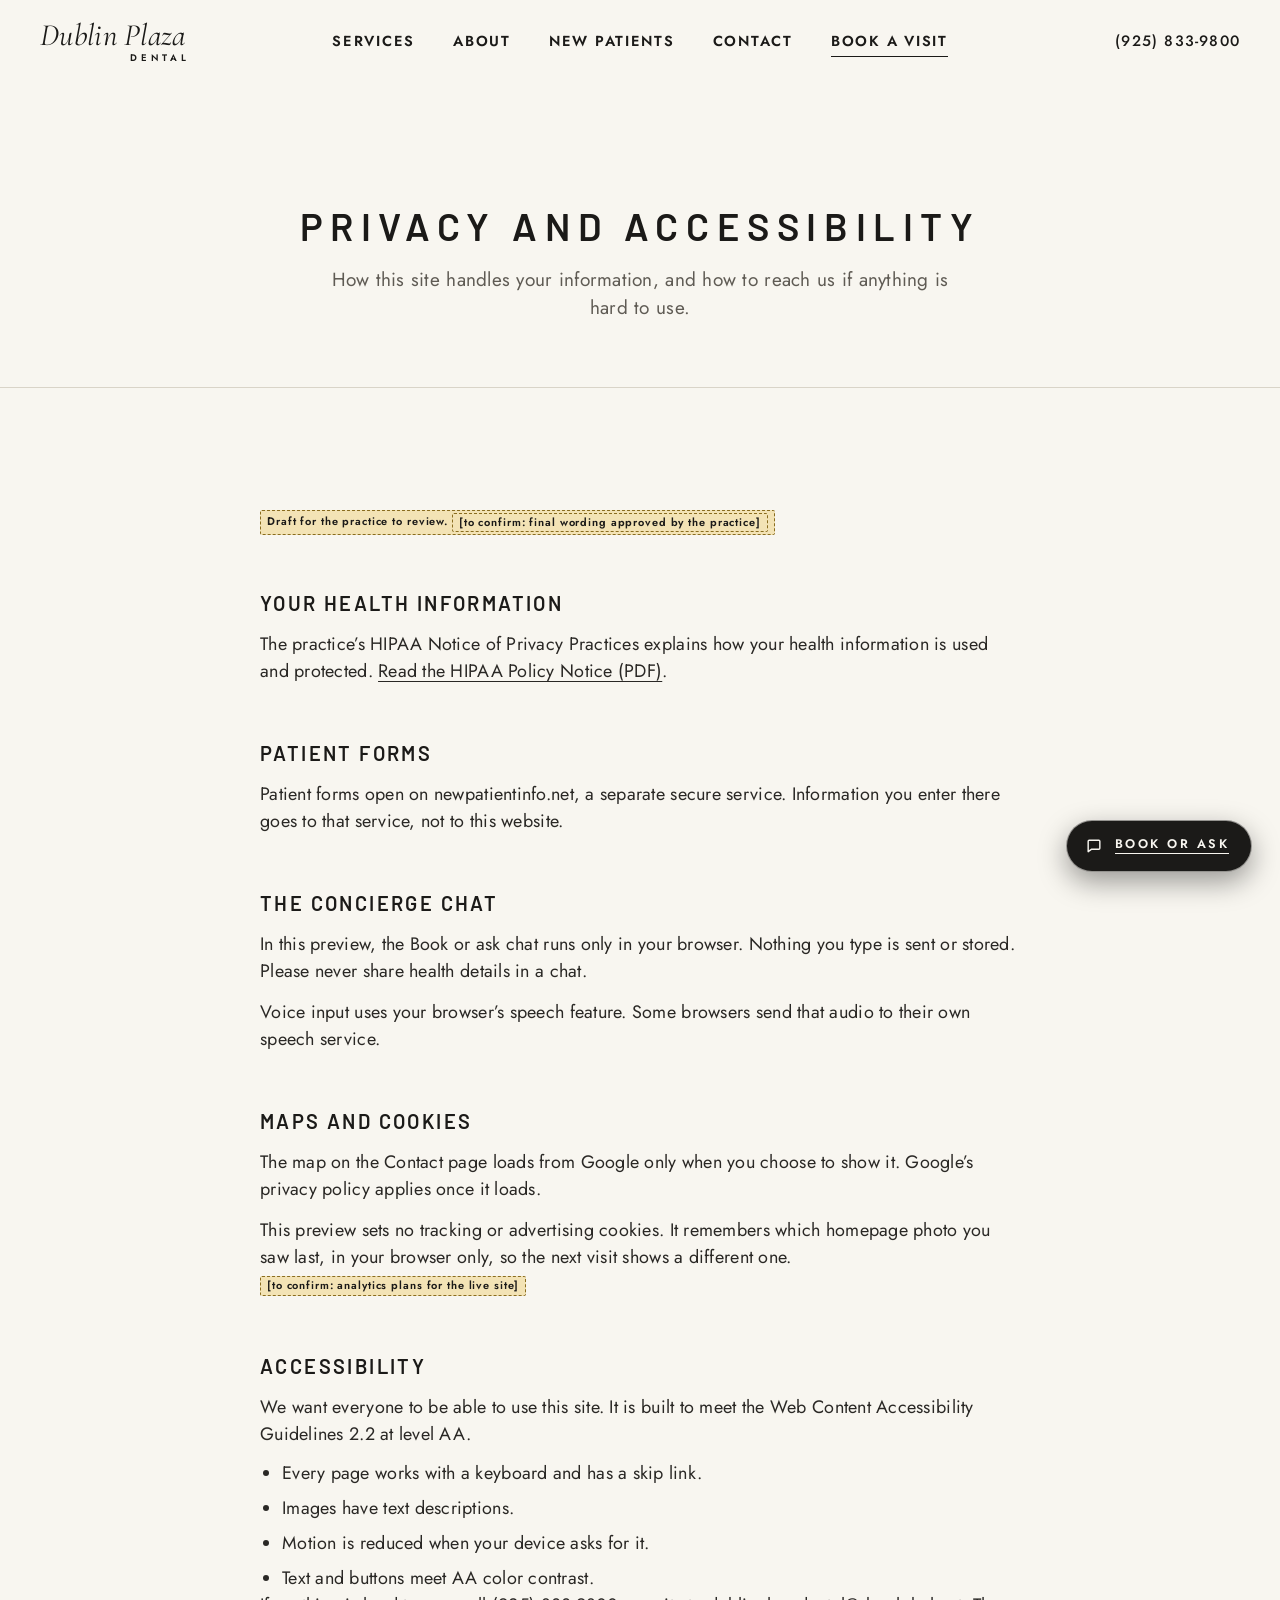
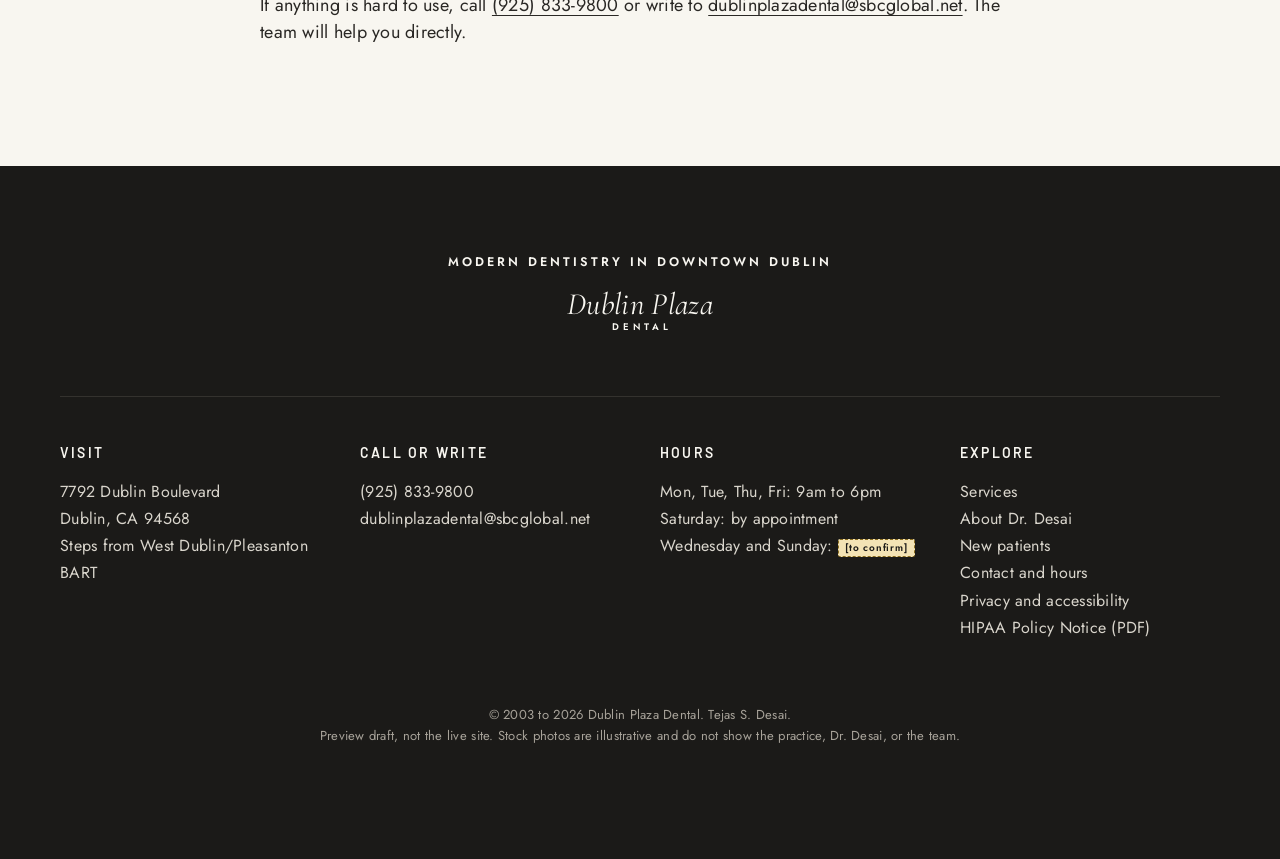
<file: privacy.html>
<!doctype html>
<html lang="en"><head><meta charset="utf-8"><meta name="viewport" content="width=device-width, initial-scale=1">
<title>Privacy and Accessibility | Dublin Plaza Dental</title>
<meta name="description" content="How the Dublin Plaza Dental website handles your information, and how to get help if anything is hard to use.">
<meta name="robots" content="noindex, nofollow">
<link rel="canonical" href="https://agentiksystems.ai/dublinplazadental/privacy.html">
<meta property="og:type" content="website"><meta property="og:site_name" content="Dublin Plaza Dental">
<meta property="og:title" content="Privacy and Accessibility | Dublin Plaza Dental"><meta property="og:description" content="How the Dublin Plaza Dental website handles your information, and how to get help if anything is hard to use.">
<meta property="og:url" content="https://agentiksystems.ai/dublinplazadental/privacy.html"><meta property="og:image" content="https://agentiksystems.ai/dublinplazadental/images/og-image.jpg">
<meta property="og:image:width" content="1200"><meta property="og:image:height" content="630">
<meta property="og:image:alt" content="A patient in a dental chair talking with a clinician in a treatment room"><meta name="twitter:card" content="summary_large_image">
<meta name="theme-color" content="#f8f6f0">
<link rel="icon" href="favicon.svg" type="image/svg+xml">
<link rel="preload" href="fonts/jost-latin.woff2" as="font" type="font/woff2" crossorigin>
<link rel="preload" href="fonts/barlow-600-latin.woff2" as="font" type="font/woff2" crossorigin>
<link rel="stylesheet" href="styles.css"><link rel="stylesheet" href="chat.css">

</head><body>
<a class="skip" href="#main">Skip to main content</a>
<header class="hdr"><div class="wrap">
<a class="mark" href="index.html" aria-label="Dublin Plaza Dental, home"><span class="s">Dublin Plaza</span> <span class="d">Dental</span></a>
<button class="menu-btn" type="button" aria-expanded="false" aria-controls="site-nav"><span class="menu-lbl">Menu</span><span class="bars" aria-hidden="true"><i></i><i></i><i></i></span></button>
<nav class="nav" id="site-nav" aria-label="Main"><a href="services.html">Services</a><a href="about.html">About</a><a href="new-patients.html">New patients</a><a href="contact.html">Contact</a><a class="book" href="contact.html#request">Book a visit</a><a class="nav-tel" href="tel:+19258339800">Call (925) 833-9800</a></nav>
<a class="tel" href="tel:+19258339800">(925) 833-9800</a>
</div></header>
<main id="main">
<section class="pagehead" aria-labelledby="pg-h"><div class="wrap"><h1 id="pg-h">Privacy and accessibility</h1>
<p>How this site handles your information, and how to reach us if anything is hard to use.</p></div></section>
<section class="sec"><div class="wrap"><div class="prose">
<p><span class="tbc">Draft for the practice to review. <span class="tbc" title="final wording approved by the practice">[to confirm: final wording approved by the practice]</span></span></p>
<h2>Your health information</h2>
<p>The practice’s HIPAA Notice of Privacy Practices explains how your health information is used and protected. <a href="https://www.desaidpd.com/documents/HIPAA_Policy.pdf" rel="noopener">Read the HIPAA Policy Notice (PDF)</a>.</p>
<h2>Patient forms</h2>
<p>Patient forms open on newpatientinfo.net, a separate secure service. Information you enter there goes to that service, not to this website.</p>
<h2>The concierge chat</h2>
<p>In this preview, the Book or ask chat runs only in your browser. Nothing you type is sent or stored. Please never share health details in a chat.</p>
<p>Voice input uses your browser’s speech feature. Some browsers send that audio to their own speech service.</p>
<h2>Maps and cookies</h2>
<p>The map on the Contact page loads from Google only when you choose to show it. Google’s privacy policy applies once it loads.</p>
<p>This preview sets no tracking or advertising cookies. It remembers which homepage photo you saw last, in your browser only, so the next visit shows a different one. <span class="tbc" title="analytics plans for the live site">[to confirm: analytics plans for the live site]</span></p>
<h2 id="accessibility">Accessibility</h2>
<p>We want everyone to be able to use this site. It is built to meet the Web Content Accessibility Guidelines 2.2 at level AA.</p>
<ul><li>Every page works with a keyboard and has a skip link.</li><li>Images have text descriptions.</li><li>Motion is reduced when your device asks for it.</li><li>Text and buttons meet AA color contrast.</li></ul>
<p>If anything is hard to use, call <a href="tel:+19258339800">(925) 833-9800</a> or write to <a href="mailto:dublinplazadental@sbcglobal.net">dublinplazadental@sbcglobal.net</a>. The team will help you directly.</p>
</div></div></section>
</main>
<footer class="ftr"><div class="wrap">
<div class="top"><p class="tag">Modern dentistry in downtown Dublin</p><a class="mark" href="index.html" aria-label="Dublin Plaza Dental, home"><span class="s">Dublin Plaza</span> <span class="d">Dental</span></a></div>
<div class="grid">
<div><h2 class="h3">Visit</h2><address><p>7792 Dublin Boulevard<br>Dublin, CA 94568<br>Steps from West Dublin/Pleasanton BART</p></address></div>
<div><h2 class="h3">Call or write</h2><p><a href="tel:+19258339800">(925) 833-9800</a><br><a href="mailto:dublinplazadental@sbcglobal.net">dublinplazadental@sbcglobal.net</a></p></div>
<div><h2 class="h3">Hours</h2><p>Mon, Tue, Thu, Fri: 9am to 6pm<br>Saturday: by appointment<br>Wednesday and Sunday: <span class="tbc">[to confirm]</span></p></div>
<div><h2 class="h3">Explore</h2><ul><li><a href="services.html">Services</a></li><li><a href="about.html">About Dr. Desai</a></li><li><a href="new-patients.html">New patients</a></li><li><a href="contact.html">Contact and hours</a></li><li><a href="privacy.html">Privacy and accessibility</a></li><li><a href="https://www.desaidpd.com/documents/HIPAA_Policy.pdf" rel="noopener">HIPAA Policy Notice (PDF)</a></li></ul></div>
</div>
<p class="base">&copy; 2003 to 2026 Dublin Plaza Dental. Tejas S. Desai.<br>Preview draft, not the live site. Stock photos are illustrative and do not show the practice, Dr. Desai, or the team.</p>
</div></footer>
<script src="main.js" defer></script>
<script src="chat.js" defer></script>
</body></html>
</file>
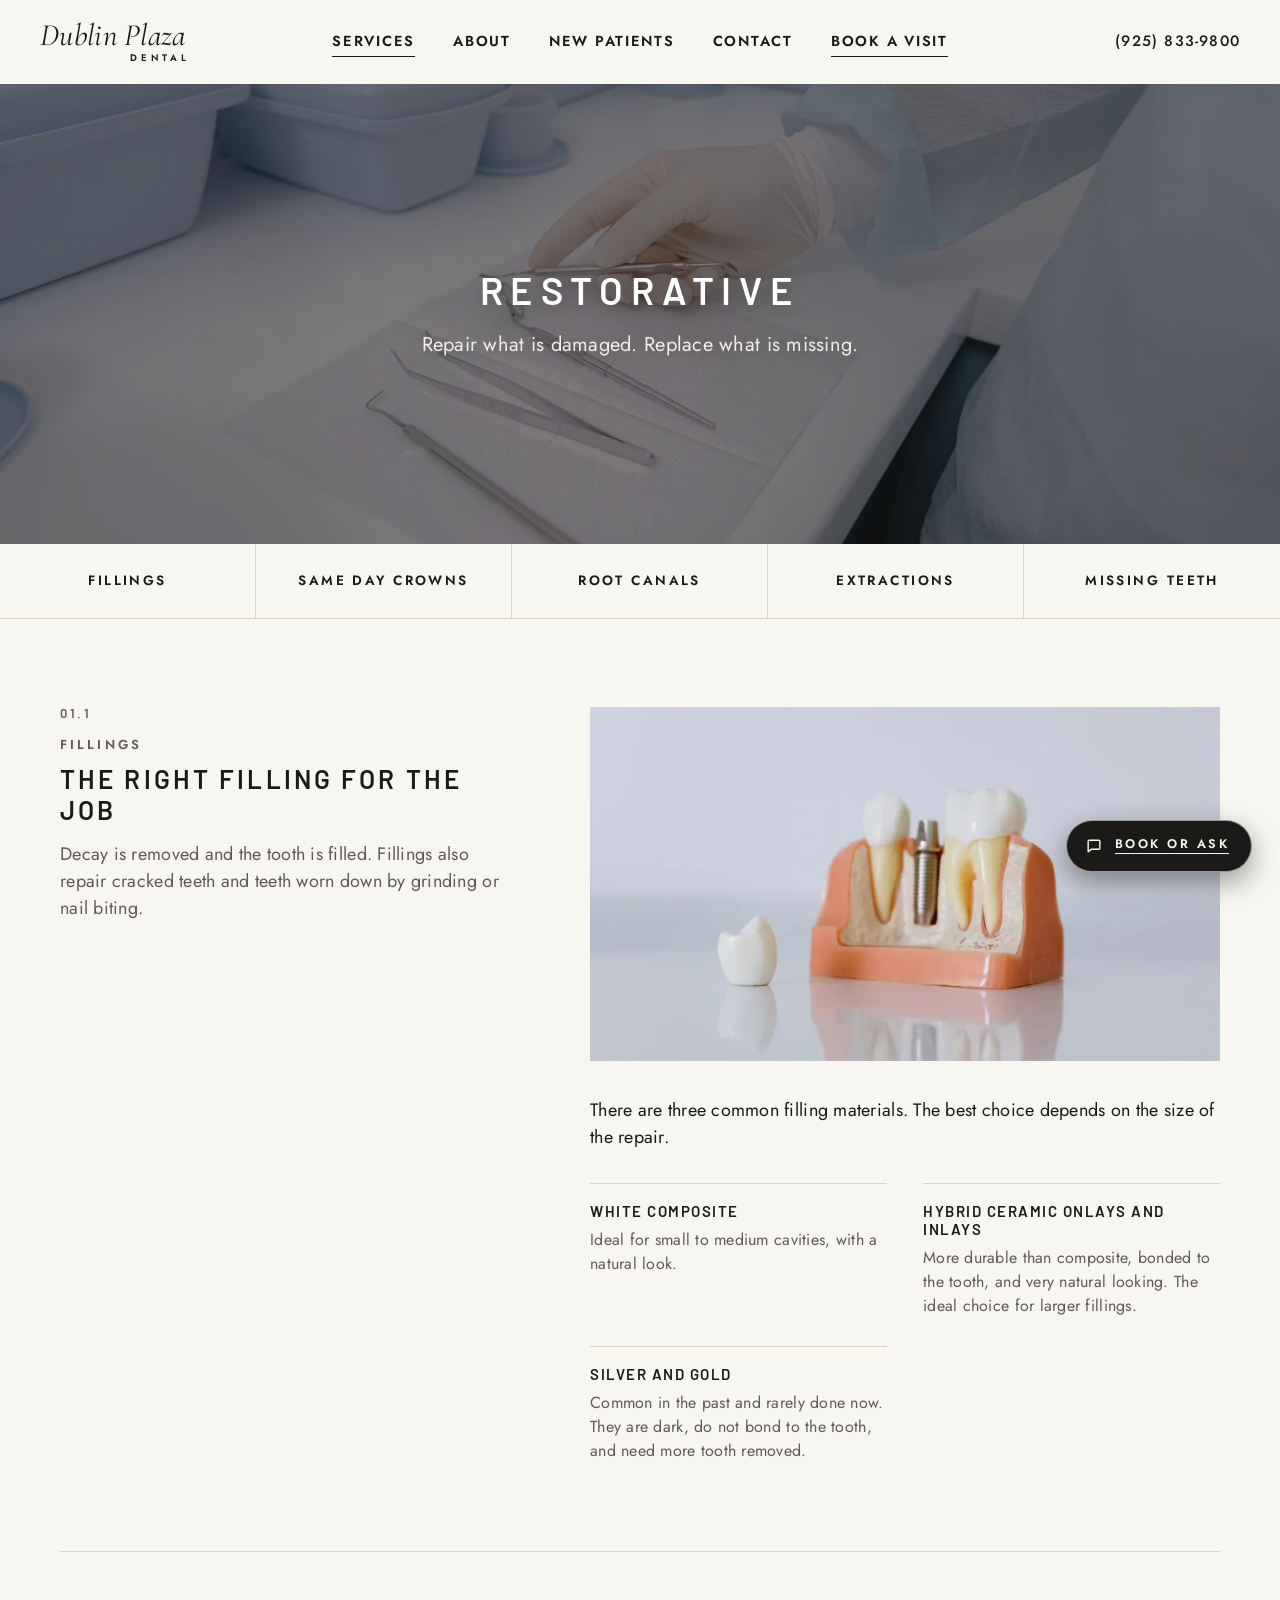
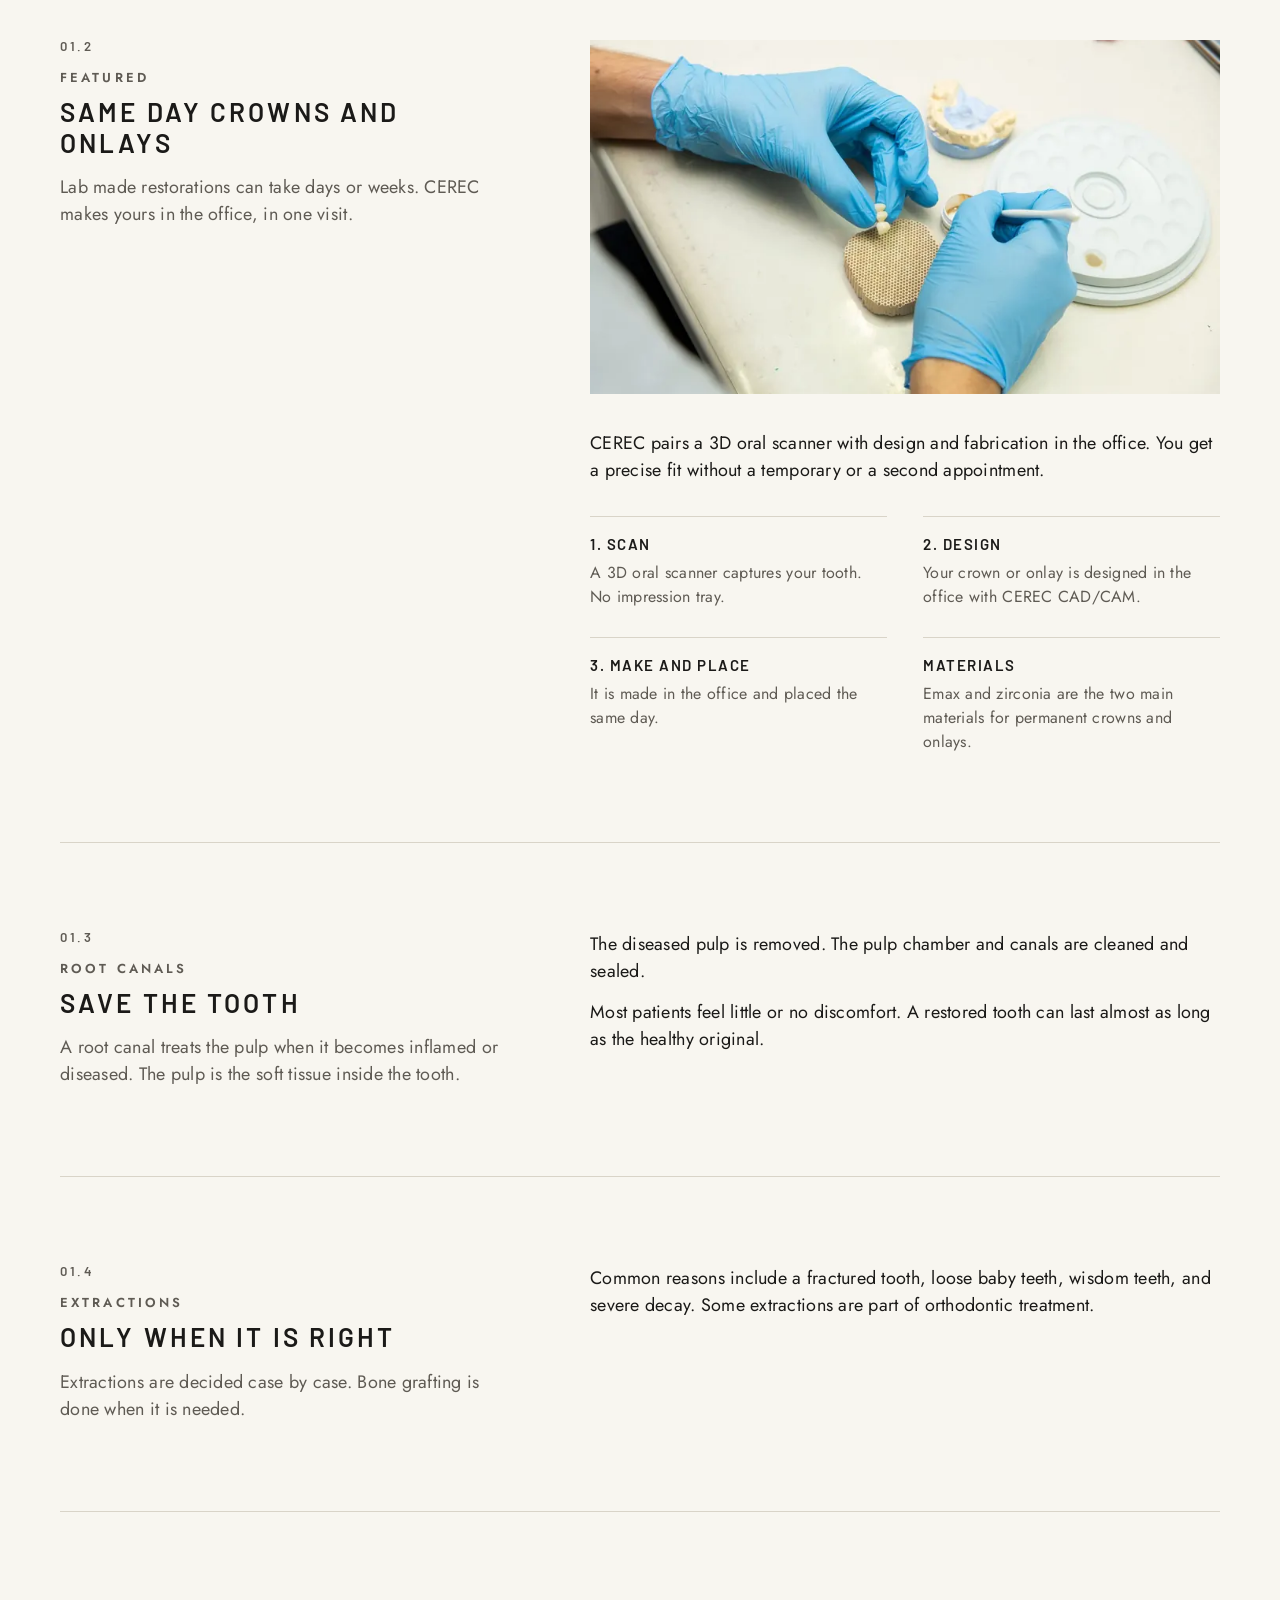
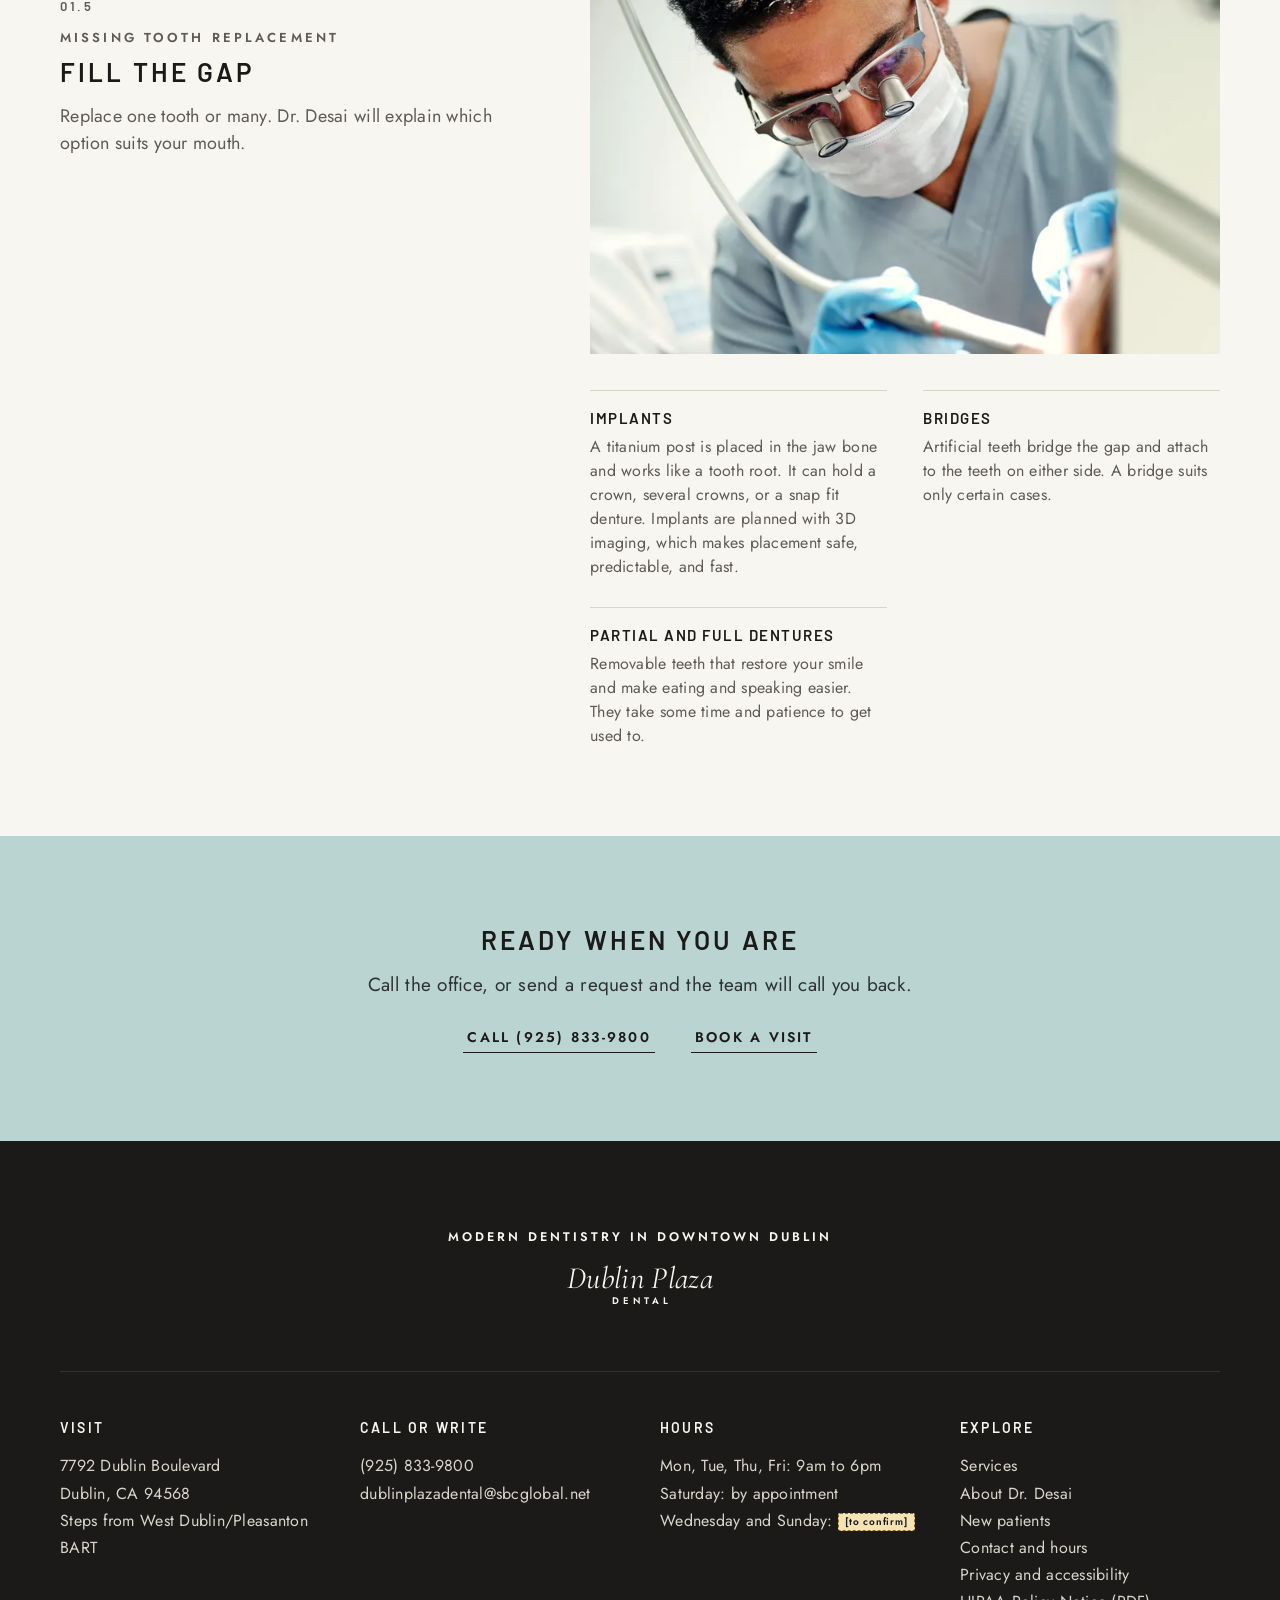
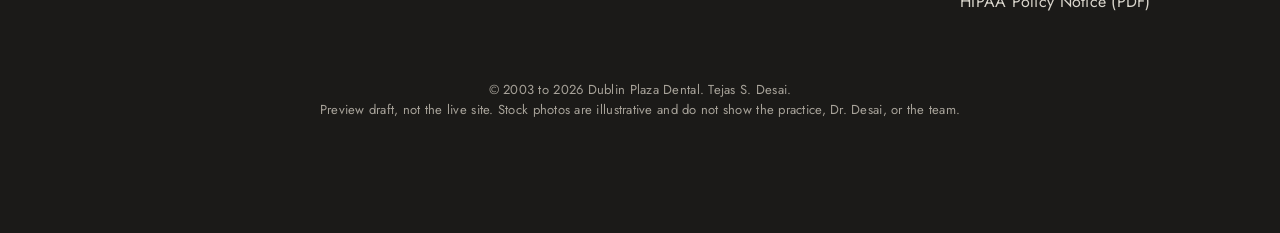
<file: restorative.html>
<!doctype html>
<html lang="en"><head><meta charset="utf-8"><meta name="viewport" content="width=device-width, initial-scale=1">
<title>Restorative Dentistry | Fillings, Same Day Crowns, Implants | Dublin Plaza Dental</title>
<meta name="description" content="Fillings, same day CEREC crowns and onlays, root canals, extractions, implants, bridges, and dentures in Dublin, CA.">
<meta name="robots" content="noindex, nofollow">
<link rel="canonical" href="https://agentiksystems.ai/dublinplazadental/restorative.html">
<meta property="og:type" content="website"><meta property="og:site_name" content="Dublin Plaza Dental">
<meta property="og:title" content="Restorative Dentistry | Fillings, Same Day Crowns, Implants | Dublin Plaza Dental"><meta property="og:description" content="Fillings, same day CEREC crowns and onlays, root canals, extractions, implants, bridges, and dentures in Dublin, CA.">
<meta property="og:url" content="https://agentiksystems.ai/dublinplazadental/restorative.html"><meta property="og:image" content="https://agentiksystems.ai/dublinplazadental/images/og-image.jpg">
<meta property="og:image:width" content="1200"><meta property="og:image:height" content="630">
<meta property="og:image:alt" content="A patient in a dental chair talking with a clinician in a treatment room"><meta name="twitter:card" content="summary_large_image">
<meta name="theme-color" content="#f8f6f0">
<link rel="icon" href="favicon.svg" type="image/svg+xml">
<link rel="preload" href="fonts/jost-latin.woff2" as="font" type="font/woff2" crossorigin>
<link rel="preload" href="fonts/barlow-600-latin.woff2" as="font" type="font/woff2" crossorigin>
<link rel="stylesheet" href="styles.css"><link rel="stylesheet" href="chat.css">

</head><body>
<a class="skip" href="#main">Skip to main content</a>
<header class="hdr"><div class="wrap">
<a class="mark" href="index.html" aria-label="Dublin Plaza Dental, home"><span class="s">Dublin Plaza</span> <span class="d">Dental</span></a>
<button class="menu-btn" type="button" aria-expanded="false" aria-controls="site-nav"><span class="menu-lbl">Menu</span><span class="bars" aria-hidden="true"><i></i><i></i><i></i></span></button>
<nav class="nav" id="site-nav" aria-label="Main"><a href="services.html" aria-current="page">Services</a><a href="about.html">About</a><a href="new-patients.html">New patients</a><a href="contact.html">Contact</a><a class="book" href="contact.html#request">Book a visit</a><a class="nav-tel" href="tel:+19258339800">Call (925) 833-9800</a></nav>
<a class="tel" href="tel:+19258339800">(925) 833-9800</a>
</div></header>
<main id="main">
<section class="banner" aria-labelledby="pg-h"><img src="images/gloved-hands-instruments-800.webp" srcset="images/gloved-hands-instruments-800.webp 800w, images/gloved-hands-instruments-1600.webp 1600w" sizes="100vw" width="1600" height="1067" alt="Gloved hands setting out sterile dental instruments on a tray" fetchpriority="high">
<div class="in"><h1 id="pg-h">Restorative</h1><p>Repair what is damaged. Replace what is missing.</p></div></section><nav class="index" aria-label="On this page"><a href="#fillings">Fillings</a><a href="#crowns">Same day crowns</a><a href="#root-canals">Root canals</a><a href="#extractions">Extractions</a><a href="#missing">Missing teeth</a></nav><div class="wrap"><section class="svc" id="fillings" aria-labelledby="fillings-h"><div class="lead rv"><span class="n">01.1</span><p class="eyebrow" style="margin-bottom:12px">Fillings</p><h2 id="fillings-h">The right filling for the job</h2><p>Decay is removed and the tooth is filled. Fillings also repair cracked teeth and teeth worn down by grinding or nail biting.</p></div>
<div class="body rv d1"><figure><img src="images/implant-model-800.webp" srcset="images/implant-model-800.webp 800w, images/implant-model-1600.webp 1600w" sizes="(max-width:1024px) 100vw, 680px" width="1600" height="1067" alt="A dental implant model with a crown beside it on a light table" loading="lazy" decoding="async"></figure><p>There are three common filling materials. The best choice depends on the size of the repair.</p><div class="opts"><div><h3>White composite</h3><p>Ideal for small to medium cavities, with a natural look.</p></div><div><h3>Hybrid ceramic onlays and inlays</h3><p>More durable than composite, bonded to the tooth, and very natural looking. The ideal choice for larger fillings.</p></div><div><h3>Silver and gold</h3><p>Common in the past and rarely done now. They are dark, do not bond to the tooth, and need more tooth removed.</p></div></div></div></section><section class="svc" id="crowns" aria-labelledby="crowns-h"><div class="lead rv"><span class="n">01.2</span><p class="eyebrow" style="margin-bottom:12px">Featured</p><h2 id="crowns-h">Same day crowns and onlays</h2><p>Lab made restorations can take days or weeks. CEREC makes yours in the office, in one visit.</p></div>
<div class="body rv d1"><figure><img src="images/hands-shaping-restoration-800.webp" srcset="images/hands-shaping-restoration-800.webp 800w, images/hands-shaping-restoration-1600.webp 1600w" sizes="(max-width:1024px) 100vw, 680px" width="1600" height="1066" alt="Gloved hands shaping a dental restoration at a bright workbench" loading="lazy" decoding="async"></figure><p>CEREC pairs a 3D oral scanner with design and fabrication in the office. You get a precise fit without a temporary or a second appointment.</p><div class="opts"><div><h3>1. Scan</h3><p>A 3D oral scanner captures your tooth. No impression tray.</p></div><div><h3>2. Design</h3><p>Your crown or onlay is designed in the office with CEREC CAD/CAM.</p></div><div><h3>3. Make and place</h3><p>It is made in the office and placed the same day.</p></div><div><h3>Materials</h3><p>Emax and zirconia are the two main materials for permanent crowns and onlays.</p></div></div></div></section><section class="svc" id="root-canals" aria-labelledby="root-canals-h"><div class="lead rv"><span class="n">01.3</span><p class="eyebrow" style="margin-bottom:12px">Root canals</p><h2 id="root-canals-h">Save the tooth</h2><p>A root canal treats the pulp when it becomes inflamed or diseased. The pulp is the soft tissue inside the tooth.</p></div>
<div class="body rv d1"><p>The diseased pulp is removed. The pulp chamber and canals are cleaned and sealed.</p><p>Most patients feel little or no discomfort. A restored tooth can last almost as long as the healthy original.</p></div></section><section class="svc" id="extractions" aria-labelledby="extractions-h"><div class="lead rv"><span class="n">01.4</span><p class="eyebrow" style="margin-bottom:12px">Extractions</p><h2 id="extractions-h">Only when it is right</h2><p>Extractions are decided case by case. Bone grafting is done when it is needed.</p></div>
<div class="body rv d1"><p>Common reasons include a fractured tooth, loose baby teeth, wisdom teeth, and severe decay. Some extractions are part of orthodontic treatment.</p></div></section><section class="svc" id="missing" aria-labelledby="missing-h"><div class="lead rv"><span class="n">01.5</span><p class="eyebrow" style="margin-bottom:12px">Missing tooth replacement</p><h2 id="missing-h">Fill the gap</h2><p>Replace one tooth or many. Dr. Desai will explain which option suits your mouth.</p></div>
<div class="body rv d1"><figure><img src="images/dentist-loupes-800.webp" srcset="images/dentist-loupes-800.webp 800w, images/dentist-loupes-1600.webp 1600w" sizes="(max-width:1024px) 100vw, 680px" width="1600" height="907" alt="A dentist in loupes and a mask at work in a treatment room" loading="lazy" decoding="async"></figure><div class="opts"><div><h3>Implants</h3><p>A titanium post is placed in the jaw bone and works like a tooth root. It can hold a crown, several crowns, or a snap fit denture. Implants are planned with 3D imaging, which makes placement safe, predictable, and fast.</p></div><div><h3>Bridges</h3><p>Artificial teeth bridge the gap and attach to the teeth on either side. A bridge suits only certain cases.</p></div><div><h3>Partial and full dentures</h3><p>Removable teeth that restore your smile and make eating and speaking easier. They take some time and patience to get used to.</p></div></div></div></section></div><section class="sec tight mistbg center" aria-labelledby="band-h"><div class="wrap rv">
<h2 id="band-h">Ready when you are</h2><p class="lede" style="color:#2c3332">Call the office, or send a request and the team will call you back.</p><div class="ctas"><a class="cta" href="tel:+19258339800">Call (925) 833-9800</a><a class="cta" href="contact.html#request">Book a visit</a></div></div></section>
</main>
<footer class="ftr"><div class="wrap">
<div class="top"><p class="tag">Modern dentistry in downtown Dublin</p><a class="mark" href="index.html" aria-label="Dublin Plaza Dental, home"><span class="s">Dublin Plaza</span> <span class="d">Dental</span></a></div>
<div class="grid">
<div><h2 class="h3">Visit</h2><address><p>7792 Dublin Boulevard<br>Dublin, CA 94568<br>Steps from West Dublin/Pleasanton BART</p></address></div>
<div><h2 class="h3">Call or write</h2><p><a href="tel:+19258339800">(925) 833-9800</a><br><a href="mailto:dublinplazadental@sbcglobal.net">dublinplazadental@sbcglobal.net</a></p></div>
<div><h2 class="h3">Hours</h2><p>Mon, Tue, Thu, Fri: 9am to 6pm<br>Saturday: by appointment<br>Wednesday and Sunday: <span class="tbc">[to confirm]</span></p></div>
<div><h2 class="h3">Explore</h2><ul><li><a href="services.html">Services</a></li><li><a href="about.html">About Dr. Desai</a></li><li><a href="new-patients.html">New patients</a></li><li><a href="contact.html">Contact and hours</a></li><li><a href="privacy.html">Privacy and accessibility</a></li><li><a href="https://www.desaidpd.com/documents/HIPAA_Policy.pdf" rel="noopener">HIPAA Policy Notice (PDF)</a></li></ul></div>
</div>
<p class="base">&copy; 2003 to 2026 Dublin Plaza Dental. Tejas S. Desai.<br>Preview draft, not the live site. Stock photos are illustrative and do not show the practice, Dr. Desai, or the team.</p>
</div></footer>
<script src="main.js" defer></script>
<script src="chat.js" defer></script>
</body></html>
</file>
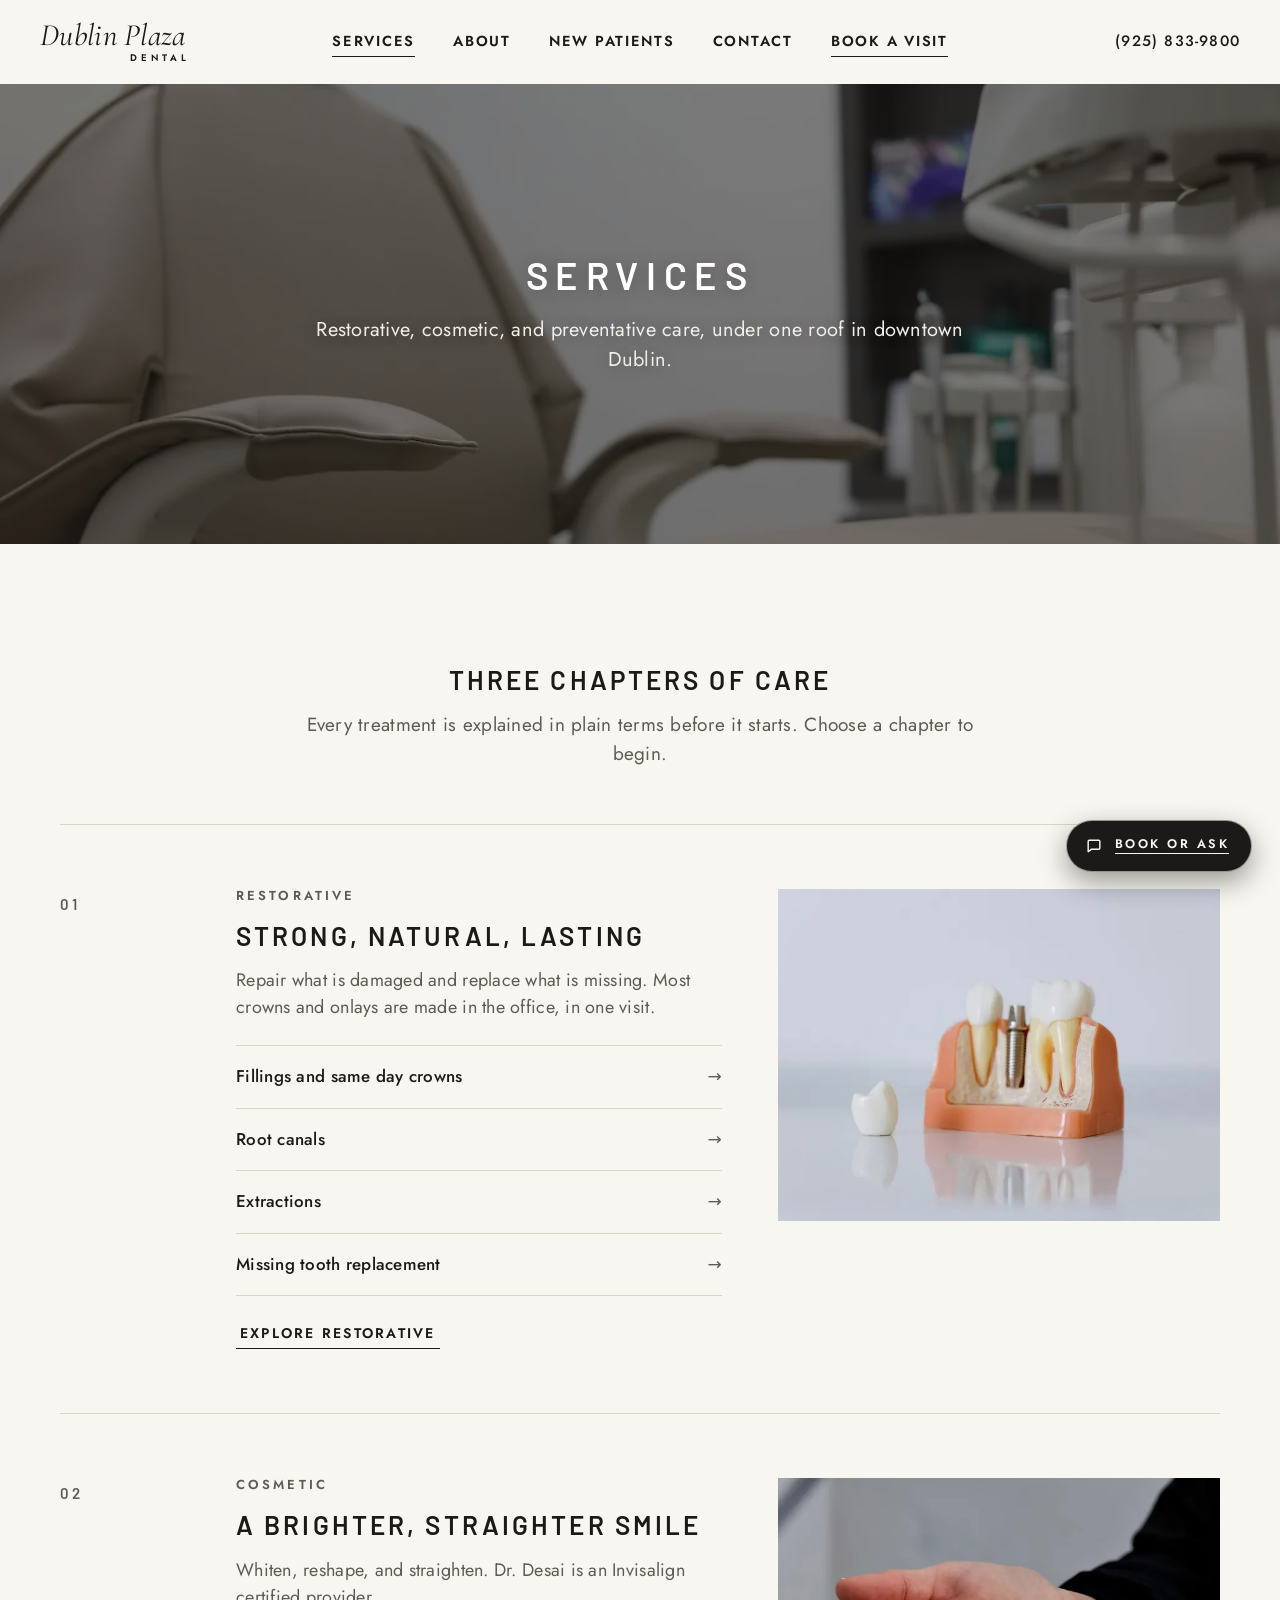
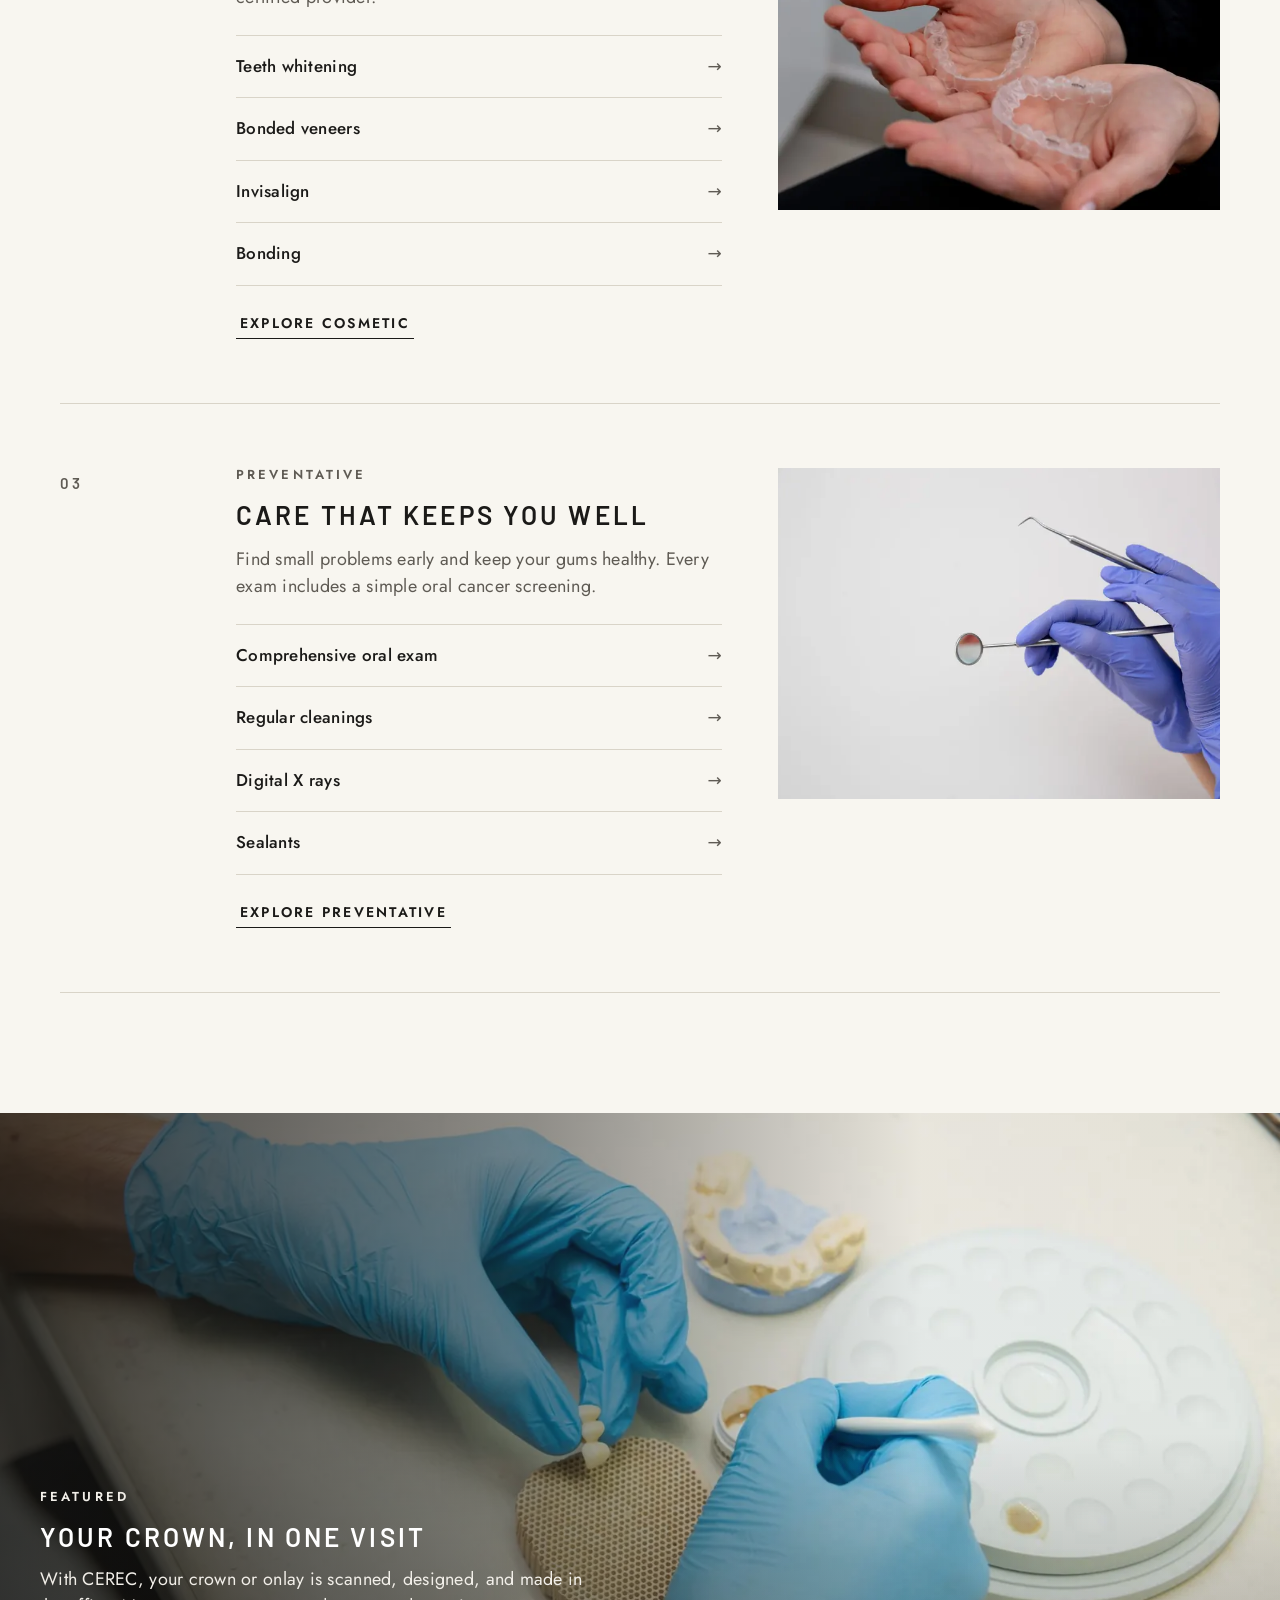
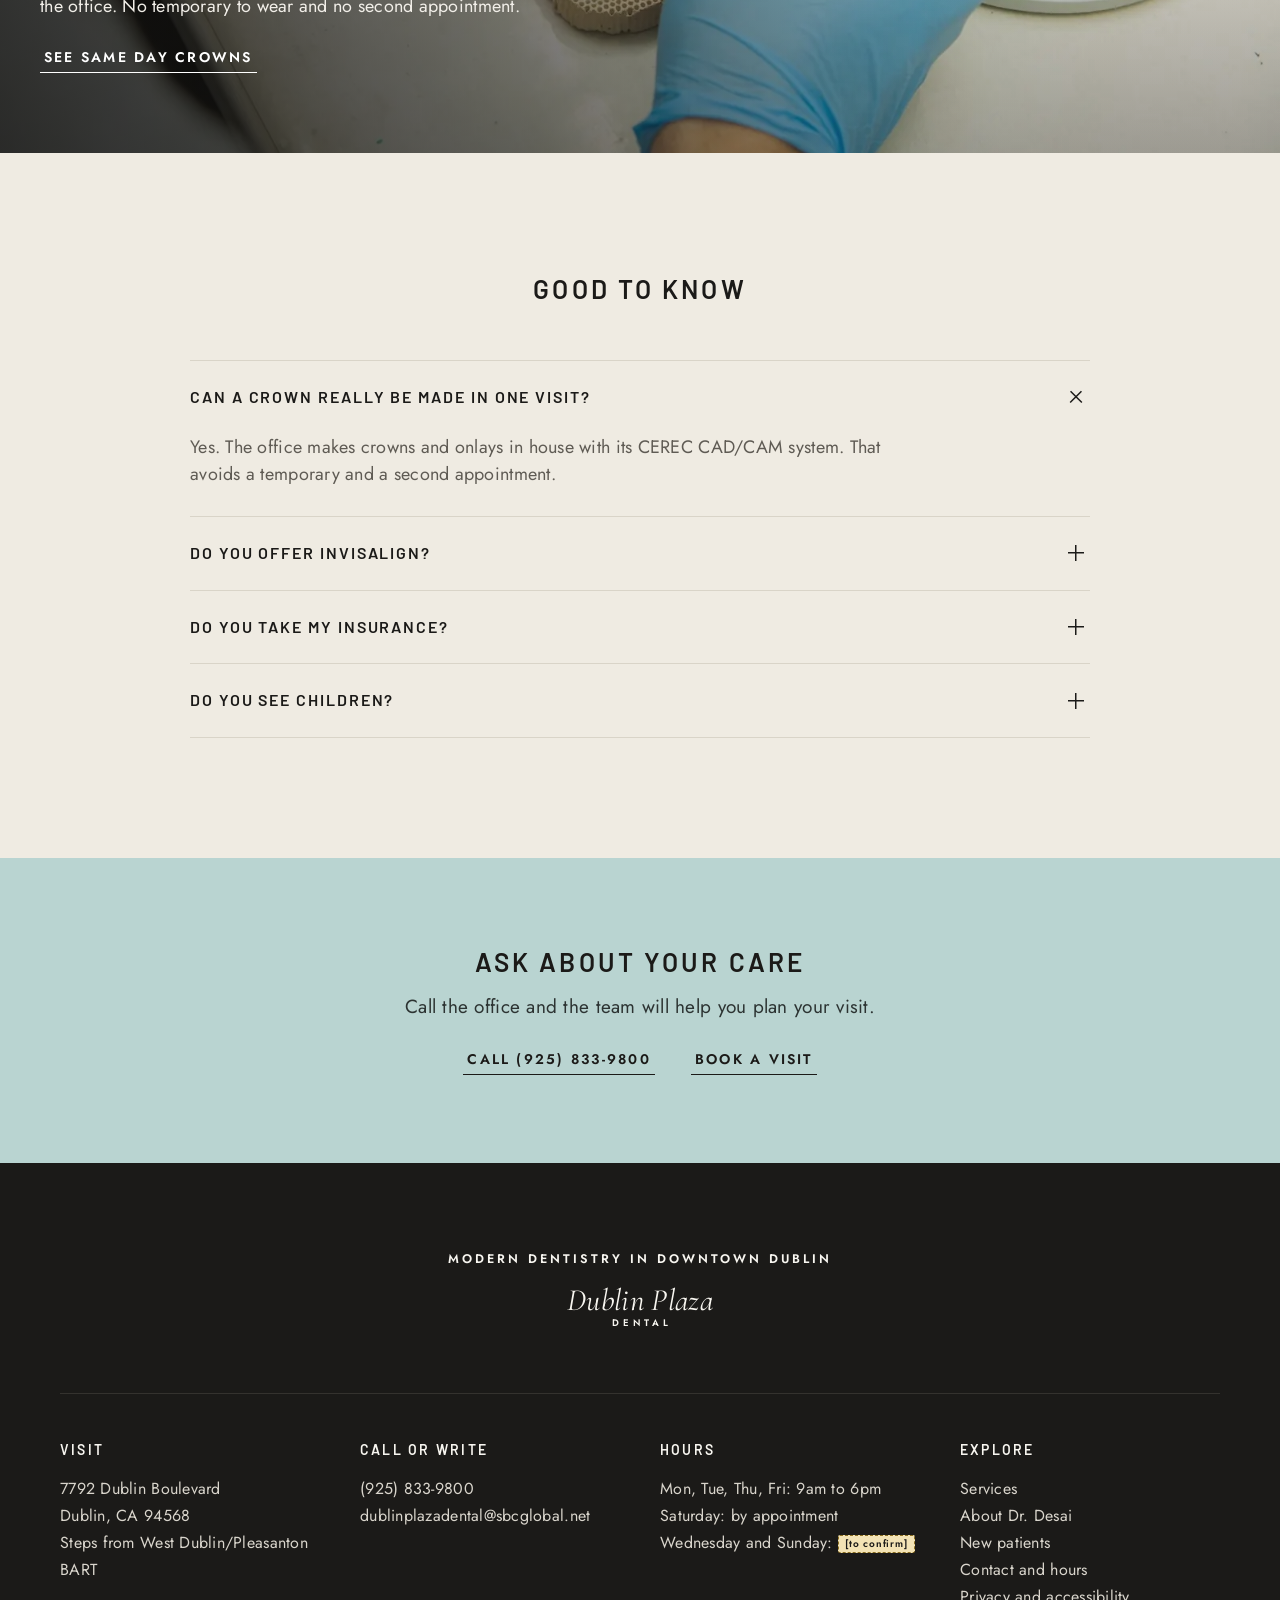
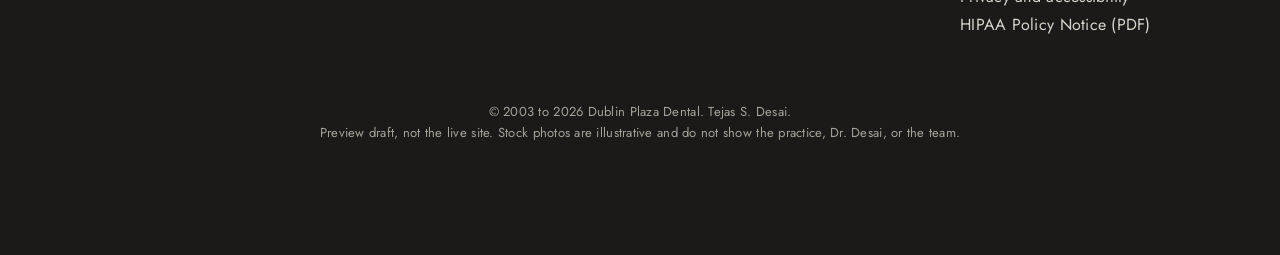
<file: services.html>
<!doctype html>
<html lang="en"><head><meta charset="utf-8"><meta name="viewport" content="width=device-width, initial-scale=1">
<title>Dental Services | Dublin Plaza Dental, Dublin, CA</title>
<meta name="description" content="Restorative, cosmetic, and preventative dentistry in Dublin, CA, including same day CEREC crowns, Invisalign, whitening, and implants.">
<meta name="robots" content="noindex, nofollow">
<link rel="canonical" href="https://agentiksystems.ai/dublinplazadental/services.html">
<meta property="og:type" content="website"><meta property="og:site_name" content="Dublin Plaza Dental">
<meta property="og:title" content="Dental Services | Dublin Plaza Dental, Dublin, CA"><meta property="og:description" content="Restorative, cosmetic, and preventative dentistry in Dublin, CA, including same day CEREC crowns, Invisalign, whitening, and implants.">
<meta property="og:url" content="https://agentiksystems.ai/dublinplazadental/services.html"><meta property="og:image" content="https://agentiksystems.ai/dublinplazadental/images/og-image.jpg">
<meta property="og:image:width" content="1200"><meta property="og:image:height" content="630">
<meta property="og:image:alt" content="A patient in a dental chair talking with a clinician in a treatment room"><meta name="twitter:card" content="summary_large_image">
<meta name="theme-color" content="#f8f6f0">
<link rel="icon" href="favicon.svg" type="image/svg+xml">
<link rel="preload" href="fonts/jost-latin.woff2" as="font" type="font/woff2" crossorigin>
<link rel="preload" href="fonts/barlow-600-latin.woff2" as="font" type="font/woff2" crossorigin>
<link rel="stylesheet" href="styles.css"><link rel="stylesheet" href="chat.css">

</head><body>
<a class="skip" href="#main">Skip to main content</a>
<header class="hdr"><div class="wrap">
<a class="mark" href="index.html" aria-label="Dublin Plaza Dental, home"><span class="s">Dublin Plaza</span> <span class="d">Dental</span></a>
<button class="menu-btn" type="button" aria-expanded="false" aria-controls="site-nav"><span class="menu-lbl">Menu</span><span class="bars" aria-hidden="true"><i></i><i></i><i></i></span></button>
<nav class="nav" id="site-nav" aria-label="Main"><a href="services.html" aria-current="page">Services</a><a href="about.html">About</a><a href="new-patients.html">New patients</a><a href="contact.html">Contact</a><a class="book" href="contact.html#request">Book a visit</a><a class="nav-tel" href="tel:+19258339800">Call (925) 833-9800</a></nav>
<a class="tel" href="tel:+19258339800">(925) 833-9800</a>
</div></header>
<main id="main">
<section class="banner" aria-labelledby="pg-h"><img src="images/taupe-chair-detail-800.webp" srcset="images/taupe-chair-detail-800.webp 800w, images/taupe-chair-detail-1600.webp 1600w" sizes="100vw" width="1600" height="1067" alt="Close view of a taupe dental chair in a quiet treatment room" fetchpriority="high">
<div class="in"><h1 id="pg-h">Services</h1><p>Restorative, cosmetic, and preventative care, under one roof in downtown Dublin.</p></div></section>
<section class="sec" aria-labelledby="ov-h"><div class="wrap">
<div class="head center rv"><h2 id="ov-h">Three chapters of care</h2><p class="lede">Every treatment is explained in plain terms before it starts. Choose a chapter to begin.</p></div>
<div class="chapters"><article class="chapter rv" aria-labelledby="ch01"><span class="num">01</span>
<div><p class="eyebrow">Restorative</p><h2 id="ch01">Strong, natural, lasting</h2><p>Repair what is damaged and replace what is missing. Most crowns and onlays are made in the office, in one visit.</p><ul class="list"><li><a href="restorative.html#fillings">Fillings and same day crowns</a></li><li><a href="restorative.html#root-canals">Root canals</a></li><li><a href="restorative.html#extractions">Extractions</a></li><li><a href="restorative.html#missing">Missing tooth replacement</a></li></ul>
<div class="ctas"><a class="cta" href="restorative.html">Explore restorative</a></div></div>
<figure><img src="images/implant-model-800.webp" srcset="images/implant-model-800.webp 800w, images/implant-model-1600.webp 1600w" sizes="(max-width:1024px) 100vw, 480px" width="1600" height="1067" alt="A dental implant model with a crown beside it on a light table" loading="lazy" decoding="async"></figure></article><article class="chapter rv" aria-labelledby="ch02"><span class="num">02</span>
<div><p class="eyebrow">Cosmetic</p><h2 id="ch02">A brighter, straighter smile</h2><p>Whiten, reshape, and straighten. Dr. Desai is an Invisalign certified provider.</p><ul class="list"><li><a href="cosmetic.html#whitening">Teeth whitening</a></li><li><a href="cosmetic.html#veneers">Bonded veneers</a></li><li><a href="cosmetic.html#invisalign">Invisalign</a></li><li><a href="cosmetic.html#bonding">Bonding</a></li></ul>
<div class="ctas"><a class="cta" href="cosmetic.html">Explore cosmetic</a></div></div>
<figure><img src="images/clear-aligners-hands-800.webp" srcset="images/clear-aligners-hands-800.webp 800w, images/clear-aligners-hands-1600.webp 1600w" sizes="(max-width:1024px) 100vw, 480px" width="1600" height="1067" alt="Open hands holding a pair of clear aligners" loading="lazy" decoding="async"></figure></article><article class="chapter rv" aria-labelledby="ch03"><span class="num">03</span>
<div><p class="eyebrow">Preventative</p><h2 id="ch03">Care that keeps you well</h2><p>Find small problems early and keep your gums healthy. Every exam includes a simple oral cancer screening.</p><ul class="list"><li><a href="preventative.html#exam">Comprehensive oral exam</a></li><li><a href="preventative.html#cleanings">Regular cleanings</a></li><li><a href="preventative.html#xrays">Digital X rays</a></li><li><a href="preventative.html#sealants">Sealants</a></li></ul>
<div class="ctas"><a class="cta" href="preventative.html">Explore preventative</a></div></div>
<figure><img src="images/mirror-and-explorer-800.webp" srcset="images/mirror-and-explorer-800.webp 800w, images/mirror-and-explorer-1600.webp 1600w" sizes="(max-width:1024px) 100vw, 480px" width="1600" height="1067" alt="A gloved hand holding a dental mirror and explorer" loading="lazy" decoding="async"></figure></article></div></div></section>
<section class="panel" aria-labelledby="crown-h"><img src="images/hands-shaping-restoration-800.webp" srcset="images/hands-shaping-restoration-800.webp 800w, images/hands-shaping-restoration-1600.webp 1600w" sizes="100vw" width="1600" height="1066" alt="Gloved hands shaping a dental restoration at a bright workbench" loading="lazy" decoding="async">
<div class="copy rv"><p class="eyebrow">Featured</p><h2 id="crown-h">Your crown, in one visit</h2>
<p>With CEREC, your crown or onlay is scanned, designed, and made in the office. No temporary to wear and no second appointment.</p>
<div class="ctas"><a class="cta" href="restorative.html#crowns">See same day crowns</a></div></div></section>
<section class="sec alt" aria-labelledby="q-h"><div class="wrap">
<div class="head center rv"><h2 id="q-h">Good to know</h2></div><div class="faq rv"><details open><summary>Can a crown really be made in one visit?</summary><p>Yes. The office makes crowns and onlays in house with its CEREC CAD/CAM system. That avoids a temporary and a second appointment.</p></details><details><summary>Do you offer Invisalign?</summary><p>Yes. Dr. Desai is an Invisalign certified provider and treats teens and adults.</p></details><details><summary>Do you take my insurance?</summary><p>The office works with most dental plans and PPOs. Call to check your plan.</p></details><details><summary>Do you see children?</summary><p>Dr. Desai cares for patients of all ages. Sealants, which protect children’s teeth, are part of preventative care.</p></details></div></div></section><section class="sec tight mistbg center" aria-labelledby="band-h"><div class="wrap rv">
<h2 id="band-h">Ask about your care</h2><p class="lede" style="color:#2c3332">Call the office and the team will help you plan your visit.</p><div class="ctas"><a class="cta" href="tel:+19258339800">Call (925) 833-9800</a><a class="cta" href="contact.html#request">Book a visit</a></div></div></section>
</main>
<footer class="ftr"><div class="wrap">
<div class="top"><p class="tag">Modern dentistry in downtown Dublin</p><a class="mark" href="index.html" aria-label="Dublin Plaza Dental, home"><span class="s">Dublin Plaza</span> <span class="d">Dental</span></a></div>
<div class="grid">
<div><h2 class="h3">Visit</h2><address><p>7792 Dublin Boulevard<br>Dublin, CA 94568<br>Steps from West Dublin/Pleasanton BART</p></address></div>
<div><h2 class="h3">Call or write</h2><p><a href="tel:+19258339800">(925) 833-9800</a><br><a href="mailto:dublinplazadental@sbcglobal.net">dublinplazadental@sbcglobal.net</a></p></div>
<div><h2 class="h3">Hours</h2><p>Mon, Tue, Thu, Fri: 9am to 6pm<br>Saturday: by appointment<br>Wednesday and Sunday: <span class="tbc">[to confirm]</span></p></div>
<div><h2 class="h3">Explore</h2><ul><li><a href="services.html">Services</a></li><li><a href="about.html">About Dr. Desai</a></li><li><a href="new-patients.html">New patients</a></li><li><a href="contact.html">Contact and hours</a></li><li><a href="privacy.html">Privacy and accessibility</a></li><li><a href="https://www.desaidpd.com/documents/HIPAA_Policy.pdf" rel="noopener">HIPAA Policy Notice (PDF)</a></li></ul></div>
</div>
<p class="base">&copy; 2003 to 2026 Dublin Plaza Dental. Tejas S. Desai.<br>Preview draft, not the live site. Stock photos are illustrative and do not show the practice, Dr. Desai, or the team.</p>
</div></footer>
<script src="main.js" defer></script>
<script src="chat.js" defer></script>
</body></html>
</file>
<file: styles.css>
/* Dublin Plaza Dental, full site draft v1. Fonts are self hosted WOFF2 subsets (SIL OFL). */
@font-face{font-family:"Jost";src:url(fonts/jost-latin.woff2) format("woff2");font-weight:300 700;font-display:swap}
@font-face{font-family:"Barlow";src:url(fonts/barlow-600-latin.woff2) format("woff2");font-weight:600;font-display:swap}
@font-face{font-family:"Cormorant";src:url(fonts/cormorant-600-latin.woff2) format("woff2");font-weight:600;font-style:normal;font-display:swap}
@font-face{font-family:"Cormorant";src:url(fonts/cormorant-italic-latin.woff2) format("woff2");font-weight:300 700;font-style:italic;font-display:swap}
@font-face{font-family:"Inter";src:url(fonts/inter-500-latin.woff2) format("woff2");font-weight:500;font-display:swap}
:root{
  --ink:#1b1a18; --ink2:#2a2825; --paper:#f8f6f0; --paper2:#efebe2; --mist:#b9d4d1; --mist2:#dceae7;
  --stone:#5f5b54; --line:#d9d4c8; --white:#fff;
  --sans:"Jost",system-ui,sans-serif; --head:"Barlow","Jost",system-ui,sans-serif; --script:"Cormorant",Georgia,serif;
  --wrap:1240px; --hdr:84px;
}
*{box-sizing:border-box;margin:0;padding:0}
html{scroll-behavior:smooth;scroll-padding-top:var(--hdr)}
body{font:400 18px/1.5 var(--sans);letter-spacing:.015em;color:var(--ink);background:var(--paper);-webkit-font-smoothing:antialiased}
img,video{display:block;max-width:100%}
a{color:inherit}
ul{list-style:none}
.wrap{max-width:var(--wrap);margin:0 auto;padding:0 40px}
.sr{position:absolute!important;width:1px;height:1px;overflow:hidden;clip:rect(0 0 0 0);white-space:nowrap}
.skip{position:absolute;left:16px;top:-60px;background:var(--ink);color:var(--paper);padding:10px 16px;z-index:100;text-decoration:none;font-weight:600}
.skip:focus{top:12px}
:focus-visible{outline:2px solid var(--ink);outline-offset:3px}
.dark :focus-visible,.over :focus-visible,.ftr :focus-visible{outline-color:var(--mist)}

/* Type */
h1,h2,h3,.h{font-family:var(--head);font-weight:600;text-transform:uppercase;letter-spacing:.12em;line-height:1.2}
h1{font-size:34px}
h2{font-size:26px}
h3{font-size:18px;letter-spacing:.1em}
.eyebrow{font:600 13px/1 var(--sans);text-transform:uppercase;letter-spacing:.24em;color:var(--stone);margin-bottom:18px}
.dark .eyebrow,.over .eyebrow{color:var(--mist)}
.lede{font-size:19px;color:var(--stone);max-width:720px}
.dark .lede{color:#d6d2c9}
p+p{margin-top:14px}

/* Text link CTA, the Apa signature: uppercase with a thin rule under it */
.cta{display:inline-block;font:600 14px/1 var(--sans);text-transform:uppercase;letter-spacing:.16em;text-decoration:none;padding:0 4px 8px;border-bottom:1px solid currentColor;transition:border-color .3s,color .3s,letter-spacing .3s}
.cta:hover{border-color:var(--mist);letter-spacing:.2em}
.cta.dim{opacity:.85}
.ctas{display:flex;gap:36px;align-items:center;margin-top:30px;flex-wrap:wrap}
.center .ctas{justify-content:center}

/* Review notes for the practice: subtle, but easy for a reviewer to find */
.rn{display:inline-block;vertical-align:middle;margin-left:8px;font:600 10px/1 var(--sans);letter-spacing:.14em;text-transform:uppercase;color:var(--ink);background:var(--mist2);border:1px dashed #6f9692;padding:4px 7px;border-radius:2px;cursor:help}
.fine{font-size:13px;color:var(--stone);margin-top:16px;letter-spacing:.02em}
.dark .fine{color:#b9b4aa}

/* Header */
.hdr{position:sticky;top:0;z-index:50;height:var(--hdr);background:var(--paper);border-bottom:1px solid transparent;transition:box-shadow .3s,border-color .3s}
.hdr.scrolled{box-shadow:0 6px 24px rgba(27,26,24,.06);border-color:var(--line)}
.hdr .wrap{max-width:none;padding:0 40px;height:100%;display:grid;grid-template-columns:1fr auto 1fr;align-items:center}
.mark{display:inline-flex;flex-direction:column;align-items:flex-end;text-decoration:none;line-height:1;justify-self:start}
.mark .s{font:italic 400 31px/1 var(--script);letter-spacing:.01em}
.mark .d{font:600 9.5px/1 var(--sans);letter-spacing:.42em;margin:3px -.42em 0 0;text-transform:uppercase}
.nav{display:flex;gap:38px}
.nav a{font:600 14.5px/1 var(--sans);text-transform:uppercase;letter-spacing:.12em;text-decoration:none;padding:8px 0;border-bottom:1px solid transparent;transition:border-color .3s}
.nav a:hover,.nav a[aria-current=page]{border-color:var(--ink)}
.nav a.book{border-color:var(--ink)}
.nav a.book:hover{border-color:var(--mist)}
.hdr .tel{justify-self:end;font:500 15px/1 var(--sans);letter-spacing:.08em;text-decoration:none}
.hdr .tel:hover{text-decoration:underline;text-underline-offset:5px}

/* Hero */
.hero{position:relative;height:calc(100vh - var(--hdr));min-height:min(720px, calc(100dvh - var(--hdr)));max-height:900px;overflow:hidden;background:#cfd6d6;color:var(--white)}
.hero video,.hero>img{position:absolute;inset:0;width:100%;height:100%;object-fit:cover;filter:saturate(.82) contrast(1.02)}
.hero::after{content:"";position:absolute;inset:0;background:none}
.hero .copy{position:absolute;left:clamp(20px,2.8vw,40px);bottom:clamp(36px,5.5vw,72px);z-index:2;width:fit-content;max-width:min(900px,calc(100% - 2 * clamp(20px,2.8vw,40px)))}
.hero .copy::before{content:"";position:absolute;left:-180px;top:-160px;right:-100px;bottom:-180px;background:radial-gradient(ellipse 165% 48% at 50% 38%,rgba(20,19,17,.86) 0%,rgba(20,19,17,.70) 34%,rgba(20,19,17,.48) 52%,rgba(20,19,17,.18) 68%,rgba(20,19,17,0) 80%),radial-gradient(ellipse 85% 72% at 16% 72%,rgba(20,19,17,.88) 0%,rgba(20,19,17,.52) 40%,rgba(20,19,17,0) 70%);filter:blur(48px);pointer-events:none;z-index:-1}
.hero h1{font-family:"Cormorant",Georgia,serif;font-style:normal;font-weight:600;font-size:clamp(28px,1.1rem + 2.4vw,52px);letter-spacing:.07em;line-height:1.12;text-transform:uppercase;text-wrap:balance;text-shadow:0 2px 20px rgba(0,0,0,.7),0 0 8px rgba(0,0,0,.45),0 1px 3px rgba(0,0,0,.6)}
.hero .sub{font-size:clamp(17px,0.85rem + 0.95vw,27px);margin-top:clamp(10px,1vw,16px);max-width:min(540px,100%);color:#f7f4ee;text-shadow:0 2px 16px rgba(0,0,0,.75),0 1px 4px rgba(0,0,0,.55)}
.hero .sign{margin-top:clamp(14px,1.4vw,22px);font-family:"Inter",var(--sans);font-size:clamp(11px,0.5rem + 0.4vw,13px);font-weight:500;letter-spacing:.28em;text-transform:uppercase;color:rgba(255,251,244,.98);line-height:1.2;text-shadow:0 2px 14px rgba(0,0,0,.75),0 1px 3px rgba(0,0,0,.6)}
.hero .sign strong{display:block;font-family:var(--script);font-style:italic;font-weight:500;font-size:clamp(20px,1rem + 0.85vw,26px);letter-spacing:0;text-transform:none;color:#D8C29A;margin-top:6px;text-shadow:0 2px 14px rgba(0,0,0,.7),0 1px 3px rgba(0,0,0,.5)}
.hero .ctas .cta{text-shadow:0 1px 10px rgba(0,0,0,.55)}
@media (min-width:1100px){
.hero .copy{max-width:min(900px,calc(100% - 40px - 428px))}
}
@media (max-width:700px){
.hero h1{white-space:normal}
}
.vctl{position:absolute;right:40px;top:28px;z-index:3;display:flex;align-items:center;gap:10px;background:rgba(20,19,17,.42);color:#fff;border:1px solid rgba(255,255,255,.5);font:600 11px/1 var(--sans);letter-spacing:.16em;text-transform:uppercase;padding:9px 14px;border-radius:30px;cursor:pointer}
.vctl:hover{background:rgba(20,19,17,.65)}
.stock{position:absolute;right:12px;bottom:10px;z-index:3;font:400 11px/1.3 var(--sans);letter-spacing:.04em;color:#fff;background:rgba(20,19,17,.5);padding:4px 8px;border-radius:2px}

/* Sections */
.sec{padding:120px 0}
.sec.tight{padding:88px 0}
.alt{background:var(--paper2)}
.dark{background:var(--ink);color:var(--paper)}
.mistbg{background:var(--mist)}
.center{text-align:center}
.center .lede{margin:16px auto 0}
.head{margin-bottom:56px}

/* Tiles, three across, image above text */
.tiles{display:grid;grid-template-columns:repeat(3,1fr);gap:28px}
.tile figure{position:relative;overflow:hidden;aspect-ratio:4/3.2;background:var(--paper2)}
.tile img{width:100%;height:100%;object-fit:cover;transition:transform 1.2s cubic-bezier(.2,.7,.2,1)}
.tile:hover img{transform:scale(1.04)}
.tile h3{margin:26px 0 10px}
.tile p{color:var(--stone);font-size:17px;min-height:78px}
.tile .cta{margin-top:20px}

/* Full bleed image panel with copy lower left */
.panel{position:relative;min-height:640px;color:#fff;overflow:hidden;display:flex;align-items:flex-end}
.panel>img{position:absolute;inset:0;width:100%;height:100%;object-fit:cover}
.panel::after{content:"";position:absolute;inset:0;background:linear-gradient(90deg,rgba(20,19,17,.8) 0%,rgba(20,19,17,.45) 42%,rgba(20,19,17,.05) 72%),linear-gradient(0deg,rgba(20,19,17,.35) 0%,rgba(20,19,17,0) 50%)}
.panel .copy{position:relative;z-index:2;padding:0 40px 80px;max-width:640px}
.panel p{margin-top:14px;color:#f1eee8}
.panel .rn{background:rgba(255,255,255,.9)}

/* Steps: image tiles with numbered copy on top, edge to edge */
.steps{display:grid;grid-template-columns:repeat(3,1fr)}
.step{position:relative;min-height:520px;color:#fff;overflow:hidden;display:flex;align-items:flex-end}
.step>img{position:absolute;inset:0;width:100%;height:100%;object-fit:cover;transition:transform 1.4s cubic-bezier(.2,.7,.2,1)}
.step:hover>img{transform:scale(1.04)}
.step::after{content:"";position:absolute;inset:0;background:linear-gradient(0deg,rgba(20,19,17,.82) 0%,rgba(20,19,17,.25) 55%,rgba(20,19,17,.05) 100%)}
.step .copy{position:relative;z-index:2;padding:0 36px 48px}
.step p{margin-top:10px;font-size:17px;color:#ece8e1}
.step .stock{top:12px;bottom:auto}

/* Split layouts */
.split{display:grid;grid-template-columns:1fr 1fr;min-height:640px}
.split .txt{display:flex;flex-direction:column;justify-content:center;padding:90px 96px}
.split .media{position:relative;overflow:hidden}
.split .media>img{position:absolute;inset:0;width:100%;height:100%;object-fit:cover}
.split.rev .media{order:2}
.portrait{position:relative;background:linear-gradient(160deg,#d8d6d0,#a9a69f);display:flex;align-items:center;justify-content:center;min-height:640px;filter:grayscale(1)}
.portrait .ph{text-align:center;color:#3c3a36}
.portrait svg{width:120px;height:120px;opacity:.55;margin:0 auto 18px;display:block}
.portrait .ph b{display:block;font:600 12px/1 var(--sans);letter-spacing:.22em;text-transform:uppercase;margin-bottom:8px}
.portrait .ph span{font-size:15px}
.creds{display:grid;grid-template-columns:1fr 1fr;gap:22px 32px;margin-top:34px;padding-top:28px;border-top:1px solid var(--line)}
.creds b{display:block;font:600 13px/1.3 var(--head);letter-spacing:.14em;text-transform:uppercase}
.creds span{font-size:15px;color:var(--stone)}

/* Duo: dark image block plus a mist color block, like Apa's docuseries row */
.duo{display:grid;grid-template-columns:1fr 1fr}
.duo>div{min-height:420px;position:relative;display:flex;align-items:center;justify-content:center;text-align:center;padding:60px}
.duo .img{color:#fff;overflow:hidden}
.duo .img>img{position:absolute;inset:0;width:100%;height:100%;object-fit:cover}
.duo .img::after{content:"";position:absolute;inset:0;background:rgba(20,19,17,.58)}
.duo .img .in{position:relative;z-index:2}
.duo p{margin-top:12px;max-width:440px}
.duo .mistbg p{color:#2c3332}

/* Page banner, short and centered, like Apa's inner pages */
.banner{position:relative;height:460px;display:flex;align-items:center;justify-content:center;text-align:center;color:#fff;overflow:hidden}
.banner>img{position:absolute;inset:0;width:100%;height:100%;object-fit:cover}
.banner::after{content:"";position:absolute;inset:0;background:rgba(20,19,17,.52)}
.banner .in{text-shadow:0 1px 16px rgba(0,0,0,.25)}
.banner .in{position:relative;z-index:2;max-width:760px;padding:0 40px}
.banner h1{font-size:38px;letter-spacing:.2em}
.banner p{margin-top:16px;font-size:20px;color:#f1eee8}

/* Anchor index under the banner */
.index{display:grid;grid-template-columns:repeat(4,1fr);border-bottom:1px solid var(--line)}
.index a{display:block;padding:30px 24px;text-align:center;text-decoration:none;font:600 13.5px/1 var(--sans);letter-spacing:.18em;text-transform:uppercase;border-right:1px solid var(--line);transition:background .3s}
.index a:last-child{border-right:0}
.index a:hover{background:var(--paper2)}

/* Lists */
.list{margin-top:28px;border-top:1px solid var(--line)}
.list li{padding:16px 0;border-bottom:1px solid var(--line);display:flex;justify-content:space-between;align-items:center;gap:20px;font-size:17px}
.list a{text-decoration:none}
.list a:hover{text-decoration:underline;text-underline-offset:5px}
.list .tag{font:600 11px/1 var(--sans);letter-spacing:.16em;text-transform:uppercase;color:var(--stone)}

/* Numbered columns */
.cols{display:grid;gap:48px}
.cols.c3{grid-template-columns:repeat(3,1fr)}
.cols.c4{grid-template-columns:repeat(4,1fr);gap:36px}
.cols.c2{grid-template-columns:1fr 1fr;gap:72px}
.col .n{display:block;font:500 13px/1 var(--head);letter-spacing:.2em;color:var(--stone);margin-bottom:22px;padding-bottom:18px;border-bottom:1px solid var(--line)}
.dark .col .n{color:var(--mist);border-color:#3b3934}
.col h3{margin-bottom:12px}
.col p{font-size:17px;color:var(--stone)}
.dark .col p{color:#cfcac0}

/* Technology cards with images */
.tech{display:grid;grid-template-columns:repeat(4,1fr);gap:24px}
.tech figure{position:relative;aspect-ratio:1/1.05;overflow:hidden;background:var(--paper2);margin-bottom:22px}
.tech img{width:100%;height:100%;object-fit:cover}
.tech h3{font-size:16px;margin-bottom:10px}
.tech p{font-size:16px;color:var(--stone)}

/* FAQ accordion */
.faq{max-width:900px;margin:0 auto;border-top:1px solid var(--line)}
.faq details{border-bottom:1px solid var(--line)}
.faq summary{list-style:none;cursor:pointer;padding:26px 48px 26px 0;position:relative;font:600 16px/1.3 var(--head);letter-spacing:.12em;text-transform:uppercase}
.faq summary::-webkit-details-marker{display:none}
.faq summary::after{content:"";position:absolute;right:6px;top:50%;width:16px;height:16px;margin-top:-8px;background:linear-gradient(currentColor,currentColor) center/16px 1.5px no-repeat,linear-gradient(currentColor,currentColor) center/1.5px 16px no-repeat;transition:transform .35s}
.faq details[open] summary::after{transform:rotate(45deg)}
.faq details p{padding:0 48px 28px 0;color:var(--stone);max-width:760px}

/* Contact */
.contact{display:grid;grid-template-columns:5fr 7fr;gap:96px}
.contact h2{margin-bottom:22px}
.addr{font:600 16px/1.6 var(--head);letter-spacing:.12em;text-transform:uppercase}
.addr a{text-decoration:none}
.meta{margin-top:30px;font-size:17px}
.meta a{text-decoration:none;border-bottom:1px solid #6d6a63}
.meta a:hover{border-color:var(--mist)}
.hours{width:100%;border-collapse:collapse;margin-top:12px;font-size:16px}
.hours th,.hours td{text-align:left;padding:12px 0;border-bottom:1px solid #3b3934;font-weight:400;vertical-align:middle}
.hours th{color:#cfcac0;width:44%}
.lbl{font:600 12px/1 var(--sans);letter-spacing:.2em;text-transform:uppercase;color:var(--mist);margin:34px 0 6px}
form .row{display:grid;grid-template-columns:1fr 1fr;gap:22px}
form label{display:block;font:600 12px/1 var(--sans);letter-spacing:.16em;text-transform:uppercase;color:#d6d2c9;margin:22px 0 10px}
form input,form select{width:100%;font:400 17px/1.3 var(--sans);color:var(--ink);background:var(--paper);border:1px solid var(--paper);border-radius:0;padding:14px 14px}
form input:focus,form select:focus{outline:2px solid var(--mist);outline-offset:2px}
form button{margin-top:34px;background:none;color:var(--paper);border:0;cursor:pointer}
.sample{display:inline-block;font:600 10px/1 var(--sans);letter-spacing:.18em;text-transform:uppercase;color:var(--ink);background:var(--mist);padding:5px 8px;margin-bottom:18px}
.status{margin-top:18px;font-size:15px;color:var(--mist);min-height:22px}
.map{position:relative;background:var(--paper2);border:1px solid var(--line);aspect-ratio:4/3}
.map svg{width:100%;height:100%}
.map .tagph{position:absolute;right:16px;bottom:16px;font:600 10px/1 var(--sans);letter-spacing:.18em;text-transform:uppercase;background:var(--ink);color:var(--paper);padding:6px 9px}
.caption{font-size:12.5px;color:var(--stone);margin-top:10px}

/* Footer */
.ftr{background:var(--ink);color:#d9d5cc;padding:90px 0 40px}
.ftr .top{text-align:center;padding-bottom:64px}
.ftr .tag{font:600 12.5px/1 var(--sans);letter-spacing:.24em;text-transform:uppercase;color:var(--paper)}
.ftr .mark{align-items:center;margin-top:20px;color:var(--paper)}
.ftr .mark .d{margin-right:-.42em}
.ftr .grid{display:grid;grid-template-columns:repeat(4,1fr);gap:40px;padding-top:48px;border-top:1px solid #34322e}
.ftr h3{font-size:14px;letter-spacing:.16em;color:var(--paper);margin-bottom:16px}
.ftr p,.ftr li{font-size:16px;line-height:1.7}
.ftr a{text-decoration:none}
.ftr a:hover{text-decoration:underline;text-underline-offset:4px}
.ftr .base{margin-top:64px;text-align:center;font-size:13px;color:#a7a299;line-height:1.6}

/* Restrained motion: gentle fade up on scroll, only when JS runs and motion is allowed */
.js .rv{opacity:0;transform:translateY(22px);transition:opacity 1s ease,transform 1s cubic-bezier(.2,.7,.2,1)}
.js .rv.in{opacity:1;transform:none}
.js .rv.d1{transition-delay:.12s}.js .rv.d2{transition-delay:.24s}
@media (prefers-reduced-motion:reduce){
  html{scroll-behavior:auto}
  .js .rv{opacity:1;transform:none;transition:none}
  *{transition:none!important;animation:none!important}
}

/* ===== Full site v1 additions ===== */
.hdr .nav .nav-tel{display:none}
.menu-btn{display:none;justify-self:end;align-items:center;gap:10px;background:none;border:0;color:var(--ink);font:600 13px/1 var(--sans);letter-spacing:.18em;text-transform:uppercase;padding:12px 4px;cursor:pointer}
.menu-btn .bars{position:relative;width:22px;height:12px}
.menu-btn .bars i{position:absolute;left:0;right:0;height:1.5px;background:currentColor;transition:transform .3s,top .3s,opacity .2s}
.menu-btn .bars i:nth-child(1){top:0}.menu-btn .bars i:nth-child(2){top:5px}.menu-btn .bars i:nth-child(3){top:10px}
.menu-btn[aria-expanded=true] .bars i:nth-child(1){top:5px;transform:rotate(45deg)}
.menu-btn[aria-expanded=true] .bars i:nth-child(2){opacity:0}
.menu-btn[aria-expanded=true] .bars i:nth-child(3){top:5px;transform:rotate(-45deg)}

/* To confirm markers: visible to reviewers, listed in TO-CONFIRM.md */
.tbc{display:inline-block;font:600 11px/1.2 var(--sans);letter-spacing:.08em;color:#1b1a18;background:#f3e3b5;border:1px dashed #8a6d1f;padding:2px 6px;border-radius:2px;vertical-align:middle}
.dark .tbc{background:#f3e3b5;color:#1b1a18}

/* Photo credit required by CC BY-SA, small and quiet */
.credit{position:absolute;right:12px;bottom:10px;z-index:3;font:400 11px/1.3 var(--sans);letter-spacing:.04em;color:#fff;background:rgba(20,19,17,.55);padding:4px 8px;border-radius:2px}
.credit a{color:#fff}

/* Chapters: numbered service overview */
.chapters{border-top:1px solid var(--line)}
.chapter{display:grid;grid-template-columns:120px 1.1fr 1fr;gap:56px;padding:64px 0;border-bottom:1px solid var(--line);align-items:start}
.chapter .num{font:500 15px/1 var(--head);letter-spacing:.2em;color:var(--stone);padding-top:8px}
.chapter h2{margin-bottom:16px}
.chapter p{color:var(--stone);max-width:520px}
.chapter figure{aspect-ratio:4/3;overflow:hidden;background:var(--paper2)}
.chapter figure img{width:100%;height:100%;object-fit:cover}
.chapter .list{margin-top:24px}
.chapter .list a{display:flex;justify-content:space-between;width:100%;padding:2px 0}
.chapter .list a::after{content:"\2192";color:var(--stone);transition:transform .3s}
.chapter .list a:hover::after{transform:translateX(4px)}

/* Service detail rows */
.svc{display:grid;grid-template-columns:5fr 7fr;gap:80px;padding:88px 0;border-bottom:1px solid var(--line)}
.svc:last-child{border-bottom:0}
.svc .lead{position:sticky;top:calc(var(--hdr) + 32px);align-self:start}
.svc .lead .n{display:block;font:500 13px/1 var(--head);letter-spacing:.2em;color:var(--stone);margin-bottom:18px}
.svc .lead p{margin-top:16px;color:var(--stone)}
.svc .body>p{max-width:640px}
.svc .body figure{aspect-ratio:16/9;overflow:hidden;margin-bottom:36px;background:var(--paper2)}
.svc .body figure img{width:100%;height:100%;object-fit:cover}
.svc .opts{display:grid;grid-template-columns:1fr 1fr;gap:28px 36px;margin-top:32px}
.svc .opts h3{font-size:15px;margin-bottom:8px}
.svc .opts p{font-size:16px;color:var(--stone)}
.svc .opts>div{padding-top:18px;border-top:1px solid var(--line)}
.dark .svc{border-color:#3b3934}

/* Credential strip */
.credline{display:grid;grid-template-columns:repeat(4,1fr);border-top:1px solid var(--line);border-bottom:1px solid var(--line)}
.credline div{padding:30px 24px;border-right:1px solid var(--line)}
.credline div:last-child{border-right:0}
.credline b{display:block;font:600 12px/1 var(--sans);letter-spacing:.22em;text-transform:uppercase;color:var(--stone);margin-bottom:10px}
.credline span{font:italic 500 24px/1.2 var(--script);color:var(--ink)}

/* Plain page head (no photo) */
.pagehead{padding:120px 0 64px;text-align:center;border-bottom:1px solid var(--line)}
.pagehead h1{font-size:38px;letter-spacing:.2em}
.pagehead p{margin:16px auto 0;font-size:19px;color:var(--stone);max-width:640px}
.prose{max-width:760px;margin:0 auto}
.prose h2{font-size:20px;margin:56px 0 16px}
.prose h2:first-child{margin-top:0}
.prose p,.prose li{color:var(--ink2)}
.prose ul{list-style:disc;padding-left:22px;margin-top:12px}
.prose li+li{margin-top:8px}
.prose a{text-underline-offset:4px}

/* Map facade: loads Google Maps only when asked */
.mapbox{position:relative;aspect-ratio:4/3;background:var(--paper2);border:1px solid var(--line);overflow:hidden}
.mapbox iframe{position:absolute;inset:0;width:100%;height:100%;border:0}
.mapbox .facade{position:absolute;inset:0;display:flex;flex-direction:column;align-items:center;justify-content:center;gap:18px;text-align:center;padding:32px}
.mapbox .facade svg{position:absolute;inset:0;width:100%;height:100%;z-index:0}
.mapbox .facade>*:not(svg){position:relative;z-index:1}
.mapbox .facade p{font-size:15px;color:var(--stone);max-width:320px;background:rgba(248,246,240,.92);padding:6px 10px}
.btn{display:inline-block;font:600 13px/1 var(--sans);letter-spacing:.16em;text-transform:uppercase;background:var(--ink);color:var(--paper);border:1px solid var(--ink);padding:15px 22px;text-decoration:none;cursor:pointer;transition:background .3s,color .3s}
.btn:hover{background:var(--paper);color:var(--ink)}
.maplinks{display:flex;gap:28px;flex-wrap:wrap;margin-top:18px}

/* Forms list with descriptions */
.list li a{font-weight:500}
.list.forms li{align-items:baseline}

/* Footer explore list in two columns */
.ftr .grid ul{columns:1}

/* ===== Responsive ===== */
@media (max-width:1180px){
  .nav{gap:26px}
  .split .txt{padding:72px 56px}
  .chapter{grid-template-columns:80px 1fr 1fr;gap:40px}
}
@media (max-width:1024px){
  :root{--hdr:72px}
  .hdr .wrap{grid-template-columns:1fr auto;padding:0 24px}
  .hdr .tel{display:none}
  .menu-btn{display:inline-flex}
  .mark .s{font-size:27px}
  .nav{display:none;position:fixed;left:0;right:0;top:var(--hdr);bottom:0;background:var(--paper);flex-direction:column;gap:0;padding:12px 24px 40px;overflow-y:auto;border-top:1px solid var(--line);z-index:60}
  .nav.open{display:flex}
  .nav a{font-size:16px;letter-spacing:.14em;padding:22px 2px;border-bottom:1px solid var(--line)}
  .nav a:hover,.nav a[aria-current=page]{border-color:var(--line);color:var(--ink)}
  .nav a[aria-current=page]{text-decoration:underline;text-underline-offset:6px}
  .nav a.book{border-color:var(--line)}
  .hdr .nav .nav-tel{display:block;margin-top:28px;border:1px solid var(--ink);text-align:center;padding:18px}
  body.menu-open{overflow:hidden}
  body.menu-open .cc-launch{visibility:hidden}
  .wrap{padding:0 28px}
  .sec{padding:88px 0}.sec.tight{padding:64px 0}
  .tiles,.tech{grid-template-columns:1fr 1fr}
  .steps{grid-template-columns:1fr}
  .step{min-height:420px}
  .split,.duo{grid-template-columns:1fr}
  .split .media{min-height:420px}
  .split.rev .media{order:0}
  .portrait{min-height:420px}
  .contact{grid-template-columns:1fr;gap:64px}
  .cols.c3,.cols.c4{grid-template-columns:1fr 1fr}
  .cols.c2{grid-template-columns:1fr;gap:48px}
  .chapter{grid-template-columns:1fr;gap:24px;padding:56px 0}
  .chapter .num{padding-top:0}
  .svc{grid-template-columns:1fr;gap:28px;padding:64px 0}
  .svc .lead{position:static}
  .credline{grid-template-columns:1fr 1fr}
  .credline div:nth-child(2){border-right:0}
  .credline div:nth-child(-n+2){border-bottom:1px solid var(--line)}
  .ftr .grid{grid-template-columns:1fr 1fr}
  .index{grid-template-columns:repeat(auto-fit,minmax(160px,1fr))}
  .index a{border-bottom:1px solid var(--line)}
}
@media (max-width:640px){
  body{font-size:17px}
  h2{font-size:22px}
  .wrap{padding:0 20px}
  .hdr .wrap{padding:0 20px}
  .sec{padding:72px 0}.sec.tight{padding:56px 0}
  .head{margin-bottom:40px}
  .hero{height:calc(100svh - var(--hdr));min-height:min(560px, calc(100svh - var(--hdr)));max-height:760px}
  .hero .copy{bottom:96px}
  .tiles,.tech,.cols.c3,.cols.c4{grid-template-columns:1fr}
  .tile p{min-height:0}
  .panel{min-height:520px}
  .panel .copy{padding:0 20px 56px}
  .split .txt{padding:56px 20px}
  .duo>div{padding:56px 20px;min-height:340px}
  .banner{height:340px}
  .banner h1,.pagehead h1{font-size:28px;letter-spacing:.14em}
  .banner p{font-size:17px}
  .pagehead{padding:72px 0 48px}
  .svc .opts{grid-template-columns:1fr}
  .credline{grid-template-columns:1fr}
  .credline div{border-right:0;border-bottom:1px solid var(--line)}
  .credline div:last-child{border-bottom:0}
  .ftr{padding:64px 0 120px}
  .ftr .grid{grid-template-columns:1fr;gap:32px}
  form .row{grid-template-columns:1fr;gap:0}
  .index a{padding:20px 12px;font-size:12px}
  .list li{flex-wrap:wrap;gap:6px}
  .faq summary{font-size:15px}
}
.ftr h2.h3{font-size:14px;letter-spacing:.16em;color:var(--paper);margin-bottom:16px}
address{font-style:normal}
.ftr .tbc{font-size:10px}
@media (max-width:640px){
  .hero::after{background:none!important}
  .hero .copy::before{left:-28px;top:-28px;right:-24px;bottom:-28px;background:radial-gradient(ellipse 90% 90% at 20% 70%,rgba(20,19,17,.82) 0%,rgba(20,19,17,.5) 40%,rgba(20,19,17,.18) 68%,rgba(20,19,17,0) 84%)}
  .hero[data-hero=light]>img{object-position:40% 72%!important}
  .hero[data-hero=consult]>img{object-position:18% 42%!important}
  .hero[data-hero=scan]>img{object-position:38% 50%!important}
  .hero[data-hero=chair]>img{object-position:50% 48%!important}
}
.index{grid-template-columns:none;grid-auto-flow:column;grid-auto-columns:1fr}
@media (max-width:1024px){ .index{grid-auto-flow:row;grid-template-columns:repeat(auto-fit,minmax(150px,1fr))} }
@media (max-width:640px){ .index{grid-template-columns:1fr 1fr} .index a{border-right:1px solid var(--line)} .index a:nth-child(2n){border-right:0} }
</file>
<file: chat.css>
/* Concierge chat widget: front end prototype only. No network calls, nothing is sent. */
.ftr{padding-bottom:112px}

.cc-launch{position:fixed;right:28px;bottom:28px;z-index:2147483000;display:inline-flex;align-items:center;gap:10px;background:#1b1a18;color:#f8f6f0;border:1px solid rgba(248,246,240,.55);border-radius:40px;padding:14px 22px 14px 16px;cursor:pointer;box-shadow:0 10px 28px rgba(0,0,0,.38),0 0 0 1px rgba(248,246,240,.12);font:600 12.5px/1 var(--sans);letter-spacing:.2em;text-transform:uppercase;transition:box-shadow .3s,transform .3s,opacity .3s}
.cc-launch:hover{box-shadow:0 14px 36px rgba(0,0,0,.44),0 0 0 1px rgba(248,246,240,.2);transform:translateY(-1px)}
.cc-launch .cc-ico{display:grid;place-items:center;width:22px;height:22px;flex:0 0 auto}
.cc-launch .cc-ico svg{width:20px;height:20px;display:block}
.cc-launch .cc-lbl{padding-bottom:3px;border-bottom:1px solid currentColor}
.cc-launch[aria-expanded=true]{opacity:0;pointer-events:none;transform:translateY(8px)}
.cc-launch:focus-visible{outline:2px solid #b9d4d1;outline-offset:4px}

.cc-panel{position:fixed;right:28px;bottom:28px;z-index:2147483001;width:408px;height:min(700px,calc(100vh - 120px));display:flex;flex-direction:column;background:var(--paper);color:var(--ink);border:1px solid var(--line);box-shadow:0 24px 60px rgba(27,26,24,.22);opacity:0;transform:translateY(14px);visibility:hidden;transition:opacity .35s ease,transform .35s cubic-bezier(.2,.7,.2,1),visibility 0s linear .35s}
.cc-panel.open{opacity:1;transform:none;visibility:visible;transition:opacity .35s ease,transform .35s cubic-bezier(.2,.7,.2,1)}
.cc-head{display:flex;align-items:flex-start;gap:10px;padding:18px 18px 14px 22px;border-bottom:1px solid var(--line)}
.cc-head-text{flex:1;min-width:0}
.cc-title{font:600 13px/1 var(--head);letter-spacing:.24em;text-transform:uppercase;color:var(--ink);margin:4px 0 0}
.cc-sub{margin:8px 0 0;font:400 13.5px/1.35 var(--sans);letter-spacing:.02em;color:var(--stone);text-transform:none}
.cc-speak{width:34px;height:34px;flex:0 0 auto;border:1px solid transparent;background:none;cursor:pointer;color:var(--ink);display:grid;place-items:center;margin-top:1px}
.cc-speak svg{width:18px;height:18px;display:block}
.cc-speak[aria-pressed=false] .cc-waves{opacity:.35}
.cc-speak[aria-pressed=true]{border-color:var(--mist);background:var(--mist2)}
.cc-speak:hover{border-color:var(--line)}
.cc-close{width:34px;height:34px;flex:0 0 auto;border:1px solid transparent;background:none;cursor:pointer;position:relative;color:var(--ink);margin-top:1px}
.cc-close::before,.cc-close::after{content:"";position:absolute;left:8px;right:8px;top:16px;height:1.5px;background:currentColor;transform:rotate(45deg)}
.cc-close::after{transform:rotate(-45deg)}
.cc-close:hover{border-color:var(--line)}
.cc-note{background:var(--mist2);border-bottom:1px solid var(--line);padding:9px 22px;font:500 12px/1.4 var(--sans);letter-spacing:.03em;color:#2c3332}
.cc-note b{font:600 10px/1 var(--sans);letter-spacing:.18em;text-transform:uppercase;margin-right:8px}
.cc-log{flex:1;overflow-y:auto;padding:22px 22px 10px;scroll-behavior:smooth}
.cc-msg{max-width:88%;margin-bottom:12px;font-size:15.5px;line-height:1.5;animation:ccIn .45s cubic-bezier(.2,.7,.2,1)}
.cc-msg p+p{margin-top:8px}
.cc-bot{background:var(--paper2);padding:13px 16px;border-left:2px solid var(--mist)}
.cc-user{margin-left:auto;background:var(--ink);color:var(--paper);padding:11px 16px}
.cc-msg a{color:inherit;text-underline-offset:3px}
.cc-msg .small{font-size:13px;color:var(--stone)}
.cc-who{font:600 10px/1 var(--sans);letter-spacing:.2em;text-transform:uppercase;color:var(--stone);margin:6px 0 8px}
.cc-err{border-left-color:#9a5b3c}
.cc-chips{display:flex;flex-wrap:wrap;gap:8px;margin:4px 0 16px}
.cc-chip{font:600 11.5px/1 var(--sans);letter-spacing:.14em;text-transform:uppercase;background:var(--paper);color:var(--ink);border:1px solid var(--ink);padding:10px 13px;cursor:pointer;transition:background .25s,color .25s}
.cc-chip:hover{background:var(--mist);border-color:var(--mist)}
.cc-chip[aria-pressed=true]{background:var(--ink);color:var(--paper)}
.cc-chip.ghost{border-color:var(--line);color:var(--stone)}
.cc-chip:disabled{opacity:.45;cursor:default}
.cc-chips.used .cc-chip:not([aria-pressed=true]){opacity:.5}
.cc-sum{background:var(--paper);border:1px solid var(--line);padding:16px 18px;margin-bottom:12px;font-size:14.5px}
.cc-sum h3{font-size:12.5px;letter-spacing:.18em;margin-bottom:12px}
.cc-sum dl{display:grid;grid-template-columns:96px 1fr;gap:8px 12px}
.cc-sum dt{font:600 10.5px/1.6 var(--sans);letter-spacing:.16em;text-transform:uppercase;color:var(--stone)}
.cc-sum dd{margin:0;word-break:break-word}
.cc-actions{display:flex;gap:10px;margin-top:16px}
.cc-send{background:var(--ink);color:var(--paper);border:1px solid var(--ink)}
.cc-send:hover{background:#3a3833;border-color:#3a3833;color:var(--paper)}
.cc-done{border-left-color:var(--ink)}
.cc-typing{display:inline-flex;gap:5px;padding:14px 16px;background:var(--paper2);border-left:2px solid var(--mist);margin-bottom:12px}
.cc-typing i{width:5px;height:5px;border-radius:50%;background:var(--stone);animation:ccDot 1s infinite ease-in-out}
.cc-typing i:nth-child(2){animation-delay:.15s}.cc-typing i:nth-child(3){animation-delay:.3s}

.cc-quick{display:flex;flex-wrap:wrap;gap:6px;padding:10px 18px 2px;border-top:1px solid var(--line);background:var(--paper)}
.cc-quick[hidden]{display:none}
.cc-quick .cc-chip{padding:8px 11px;font-size:10.5px;letter-spacing:.12em}

.cc-form{border-top:0;padding:8px 18px 12px;background:var(--paper)}
.cc-listen{display:none;align-items:center;gap:8px;margin:0 4px 8px;font:600 11px/1 var(--sans);letter-spacing:.16em;text-transform:uppercase;color:var(--ink)}
.cc-listen.is-on{display:flex}
.cc-listen-dot{width:8px;height:8px;border-radius:50%;background:#1b1a18;box-shadow:0 0 0 0 rgba(27,26,24,.35);animation:ccPulse 1.2s ease-out infinite}
.cc-form .row{display:flex;gap:8px;align-items:flex-end}
.cc-form label{display:block;font:600 10.5px/1 var(--sans);letter-spacing:.18em;text-transform:uppercase;color:var(--stone);margin-bottom:8px}
.cc-form input{flex:1;width:100%;height:44px;font:400 15.5px/1.3 var(--sans);color:var(--ink);background:var(--white);border:1px solid var(--line);border-radius:22px;padding:0 16px}
.cc-form input:focus{outline:none;border-color:var(--ink)}
.cc-form input[aria-invalid=true]{border-color:#9a5b3c}
.cc-form .field{flex:1;min-width:0}
.cc-mic,.cc-go{flex:0 0 auto;width:44px;height:44px;border-radius:50%;display:grid;place-items:center;cursor:pointer;padding:0}
.cc-mic svg,.cc-go svg{width:20px;height:20px;display:block}
.cc-mic{background:transparent;color:var(--ink);border:1px solid var(--ink);box-shadow:none;transition:background .2s,color .2s,box-shadow .2s,transform .15s}
.cc-mic:hover{background:var(--mist2);transform:scale(1.04)}
.cc-mic.is-listening{background:#1b1a18;color:#f8f6f0;border-color:#1b1a18;box-shadow:0 0 0 4px rgba(27,26,24,.2);animation:ccMic 1.2s ease-out infinite}
.cc-go{background:#1b1a18;color:#f8f6f0;border:1px solid #1b1a18;transition:transform .15s,background .2s}
.cc-go:hover{background:#3a3833;transform:scale(1.04)}
.cc-form :focus-visible,.cc-panel :focus-visible,.cc-quick :focus-visible{outline:2px solid var(--ink);outline-offset:3px}
.cc-form input:focus-visible{outline:none}
.cc-fine{font-size:11.5px;color:var(--stone);margin-top:10px;letter-spacing:.02em}
@keyframes ccIn{from{opacity:0;transform:translateY(6px)}to{opacity:1;transform:none}}
@keyframes ccDot{0%,80%,100%{opacity:.25}40%{opacity:1}}
@keyframes ccPulse{0%{box-shadow:0 0 0 0 rgba(27,26,24,.4)}70%{box-shadow:0 0 0 8px rgba(27,26,24,0)}100%{box-shadow:0 0 0 0 rgba(27,26,24,0)}}
@keyframes ccMic{0%{box-shadow:0 0 0 4px rgba(27,26,24,.28)}70%{box-shadow:0 0 0 4px rgba(27,26,24,.28),0 0 0 14px rgba(27,26,24,0)}100%{box-shadow:0 0 0 4px rgba(27,26,24,.28)}}
@media (prefers-reduced-motion:reduce){
  .cc-msg,.cc-typing i,.cc-mic.is-listening,.cc-listen-dot{animation:none}
  .cc-panel,.cc-launch,.cc-mic,.cc-go{transition:none}
  .cc-log{scroll-behavior:auto}
}
.cc-panel[hidden]{display:none}

@media (max-width:480px){
  .cc-launch{right:16px;bottom:16px;padding:13px 18px 13px 14px;font-size:11.5px;letter-spacing:.16em}
  .cc-panel{right:10px;left:10px;bottom:10px;top:10px;width:auto;height:auto}
  .cc-head{padding:16px 12px 12px 16px}
  .cc-note,.cc-log{padding-left:16px;padding-right:16px}
  .cc-quick{padding-left:14px;padding-right:14px}
  .cc-form{padding-left:14px;padding-right:14px}
  .cc-form input{font-size:16px}
}
</file>
